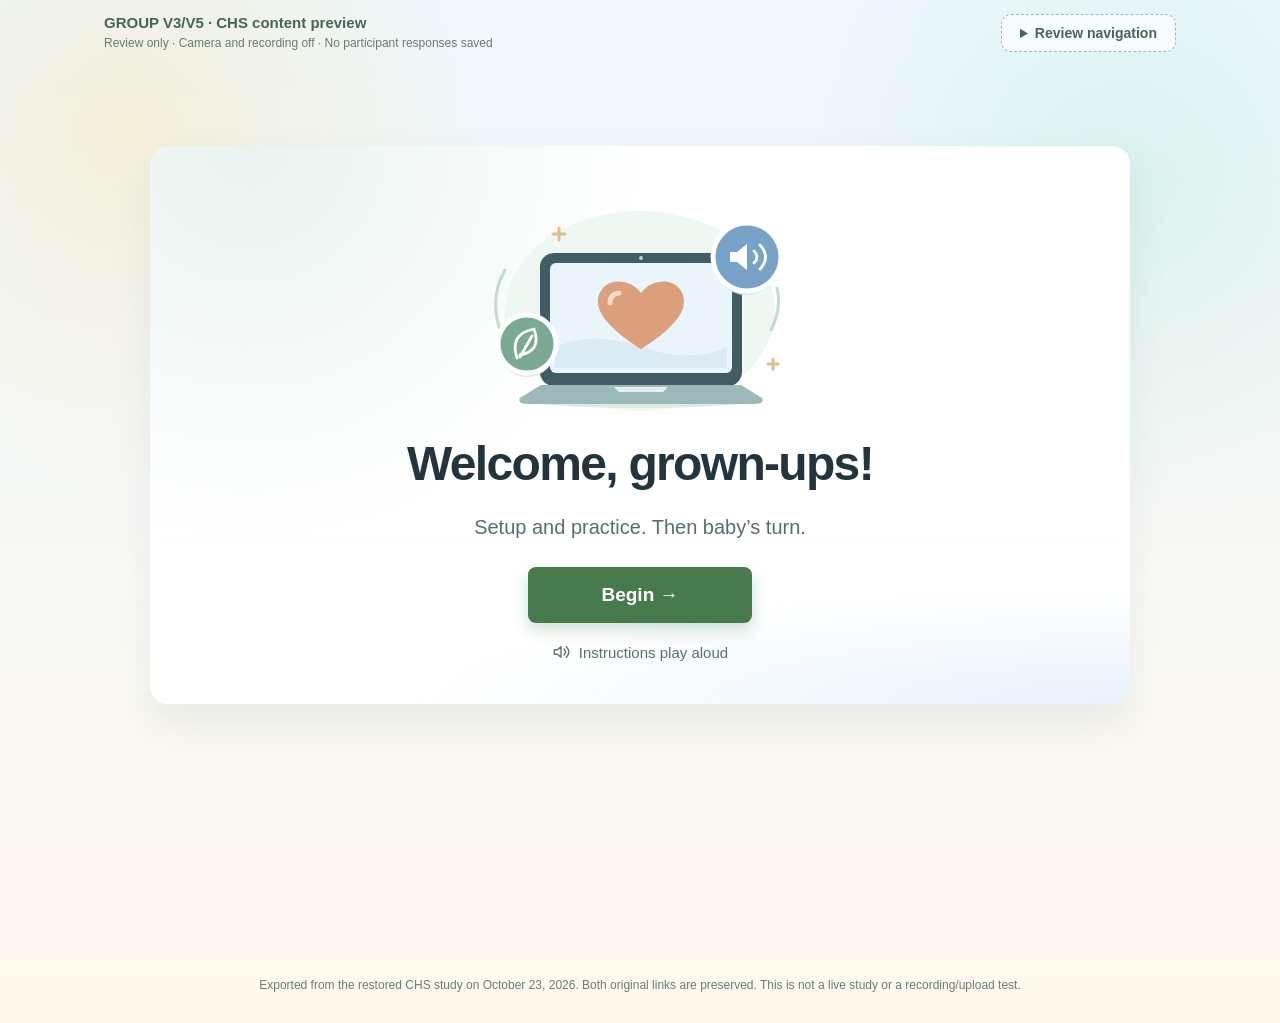
<file: index.html>
<!doctype html>
<html lang="en">
<head>
  <meta charset="utf-8">
  <meta name="viewport" content="width=device-width, initial-scale=1">
  <meta name="robots" content="noindex,nofollow">
  <meta name="description" content="Standalone, read-only preview of the GROUP V3/V5 CHS study. No camera, recording, consent submission or participant data collection.">
  <meta http-equiv="Content-Security-Policy" content="default-src 'self'; script-src 'self' 'unsafe-eval'; style-src 'self' 'unsafe-inline'; img-src 'self' data: https:; media-src 'self' https: blob:; connect-src 'none'; object-src 'none'; base-uri 'none'; form-action 'none'">
  <title>GROUP V3/V5 — CHS content preview</title>
  <link rel="stylesheet" href="preview.css">
  <script defer src="protocol.js"></script>
  <script defer src="app.js"></script>
</head>
<body>
  <header class="preview-bar">
    <div><strong>GROUP V3/V5 · CHS content preview</strong><small>Review only · Camera and recording off · No participant responses saved</small></div>
    <details class="preview-navigation"><summary>Review navigation</summary><div>
      <label>Review a page <select id="page-picker"></select></label>
      <label>Movie version <select id="version-picker"><option value="V3">V3 · three per group</option><option value="V5">V5 · five per group</option></select></label>
      <label>Counterbalance <select id="condition-picker"></select></label>
      <p>Navigation is for review. Skips do not mark parent practice passed. Movie settings are chosen for review, not participant assignment.</p>
      <a href="https://childrenhelpingscience.com/exp/studies/6286/" target="_blank" rel="noopener">Original CHS study</a>
      <a href="https://c-steele.github.io/group-lookit/?rev=guided-walkthrough-20261003" target="_blank" rel="noopener">Original reference template</a>
    </div></details>
  </header>
  <main id="experiment-player" aria-live="off"></main>
  <footer class="preview-footer">Exported from the restored CHS study on October 23, 2026. Both original links are preserved. This is not a live study or a recording/upload test.</footer>
  <noscript>This preview needs JavaScript. Camera access and study recording are never used.</noscript>
</body>
</html>
</file>
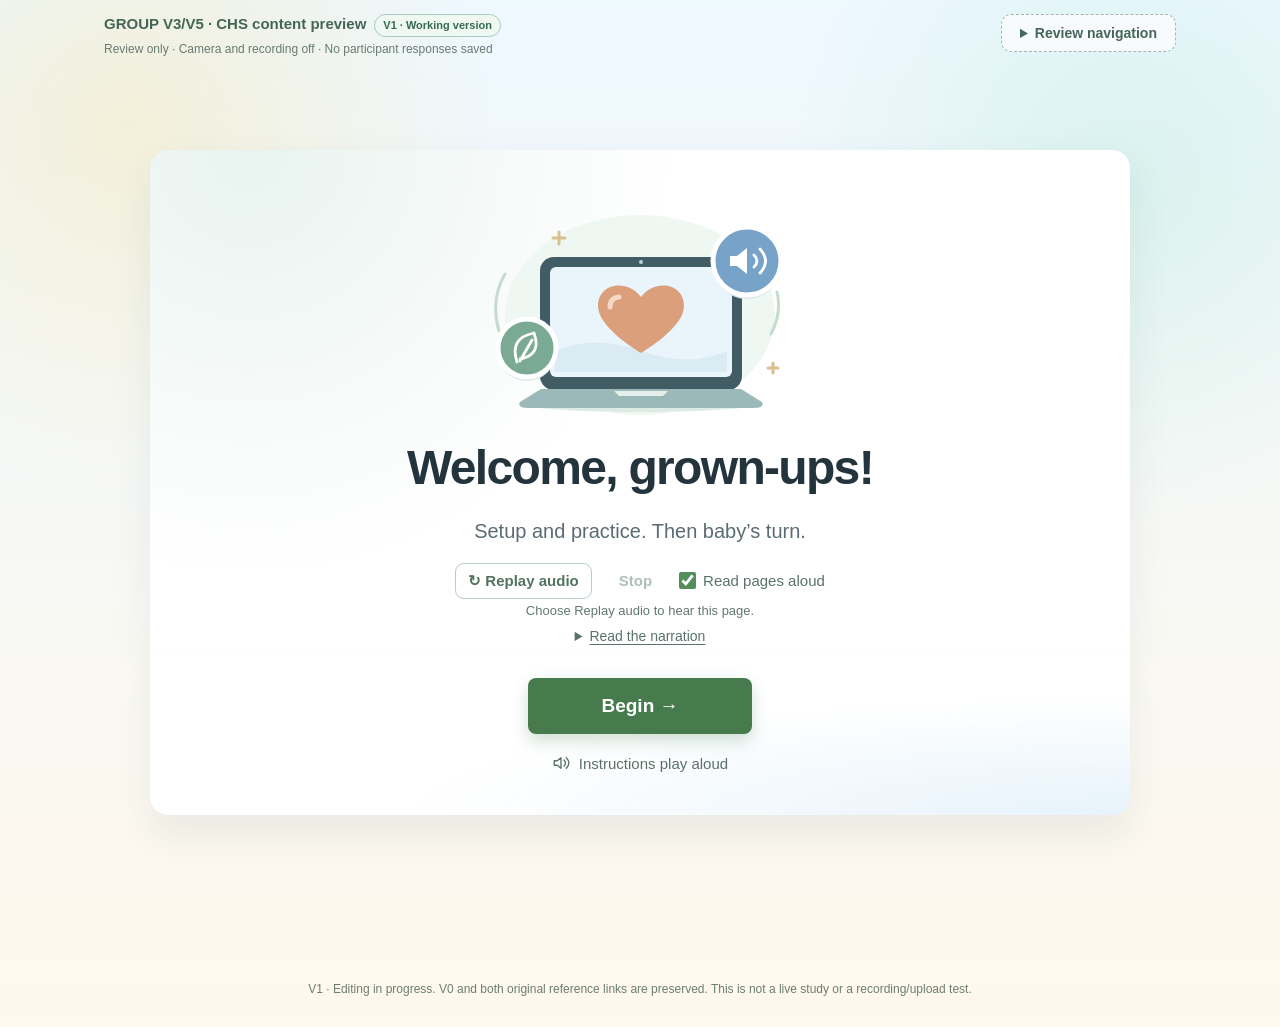
<file: versions/v1/index.html>
<!doctype html>
<html lang="en">
<head>
  <meta charset="utf-8">
  <meta name="viewport" content="width=device-width, initial-scale=1">
  <meta name="robots" content="noindex,nofollow">
  <meta name="description" content="Standalone, read-only preview of the GROUP V3/V5 CHS study. No camera, recording, consent submission or participant data collection.">
  <meta http-equiv="Content-Security-Policy" content="default-src 'self'; script-src 'self' 'unsafe-eval'; style-src 'self' 'unsafe-inline'; img-src 'self' data: https:; media-src 'self' https: blob:; connect-src 'none'; object-src 'none'; base-uri 'none'; form-action 'none'">
  <title>GROUP V3/V5 — V1 working preview</title>
  <link rel="stylesheet" href="preview.css">
  <link rel="stylesheet" href="welcome-v1.css?v=narration-20261027">
  <script defer src="protocol.js?v=narration-20261027"></script>
  <script defer src="app.js?v=narration-20261027"></script>
</head>
<body>
  <header class="preview-bar">
    <div><strong>GROUP V3/V5 · CHS content preview</strong><span class="version-badge">V1 · Working version</span><small>Review only · Camera and recording off · No participant responses saved</small></div>
    <details class="preview-navigation"><summary>Review navigation</summary><div>
      <label>Review a page <select id="page-picker"></select></label>
      <label>Movie version <select id="version-picker"><option value="V3">V3 · three per group</option><option value="V5">V5 · five per group</option></select></label>
      <label>Counterbalance <select id="condition-picker"></select></label>
      <p>Navigation is for review. Skips do not mark parent practice passed. Movie settings are chosen for review, not participant assignment.</p>
      <a href="../../" target="_blank" rel="noopener">Preserved V0</a>
      <a href="https://childrenhelpingscience.com/exp/studies/6286/" target="_blank" rel="noopener">Original CHS study</a>
      <a href="https://c-steele.github.io/group-lookit/?rev=guided-walkthrough-20261003" target="_blank" rel="noopener">Original reference template</a>
    </div></details>
  </header>
  <main id="experiment-player" aria-live="off"></main>
  <footer class="preview-footer">V1 · Editing in progress. V0 and both original reference links are preserved. This is not a live study or a recording/upload test.</footer>
  <noscript>This preview needs JavaScript. Camera access and study recording are never used.</noscript>
</body>
</html>
</file>
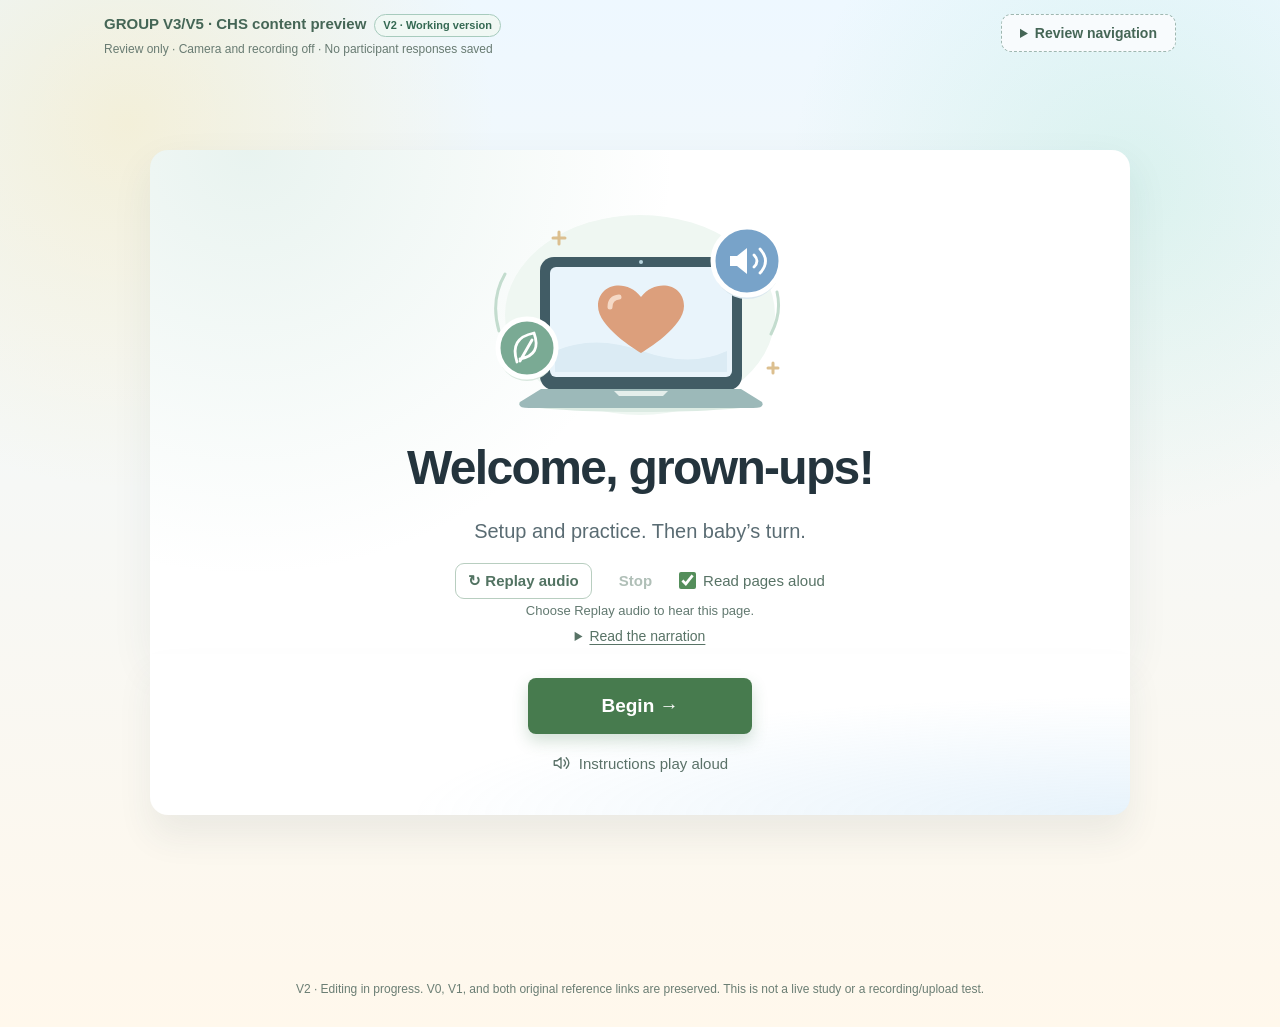
<file: versions/v2/index.html>
<!doctype html>
<html lang="en">
<head>
  <meta charset="utf-8">
  <meta name="viewport" content="width=device-width, initial-scale=1">
  <meta name="robots" content="noindex,nofollow">
  <meta name="description" content="Standalone, read-only preview of the GROUP V3/V5 CHS study. No camera, recording, consent submission or participant data collection.">
  <meta http-equiv="Content-Security-Policy" content="default-src 'self'; script-src 'self' 'unsafe-eval'; style-src 'self' 'unsafe-inline'; img-src 'self' data: https:; media-src 'self' https: blob:; connect-src 'none'; object-src 'none'; base-uri 'none'; form-action 'none'">
  <title>GROUP V3/V5 — V2 working preview</title>
  <link rel="stylesheet" href="preview.css">
  <link rel="stylesheet" href="welcome-v2.css?v=slower-reset-20261029">
  <script defer src="protocol.js?v=slower-reset-20261029"></script>
  <script defer src="app.js?v=slower-reset-20261029"></script>
</head>
<body>
  <header class="preview-bar">
    <div><strong>GROUP V3/V5 · CHS content preview</strong><span class="version-badge">V2 · Working version</span><small>Review only · Camera and recording off · No participant responses saved</small></div>
    <details class="preview-navigation"><summary>Review navigation</summary><div>
      <label>Review a page <select id="page-picker"></select></label>
      <label>Movie version <select id="version-picker"><option value="V3">V3 · three per group</option><option value="V5">V5 · five per group</option></select></label>
      <label>Counterbalance <select id="condition-picker"></select></label>
      <p>Navigation is for review. Skips do not mark parent practice passed. Movie settings are chosen for review, not participant assignment.</p>
      <a href="../v1/" target="_blank" rel="noopener">Preserved V1</a>
      <a href="../../" target="_blank" rel="noopener">Preserved V0</a>
      <a href="https://childrenhelpingscience.com/exp/studies/6286/" target="_blank" rel="noopener">Original CHS study</a>
      <a href="https://c-steele.github.io/group-lookit/?rev=guided-walkthrough-20261003" target="_blank" rel="noopener">Original reference template</a>
    </div></details>
  </header>
  <main id="experiment-player" aria-live="off"></main>
  <footer class="preview-footer">V2 · Editing in progress. V0, V1, and both original reference links are preserved. This is not a live study or a recording/upload test.</footer>
  <noscript>This preview needs JavaScript. Camera access and study recording are never used.</noscript>
</body>
</html>
</file>
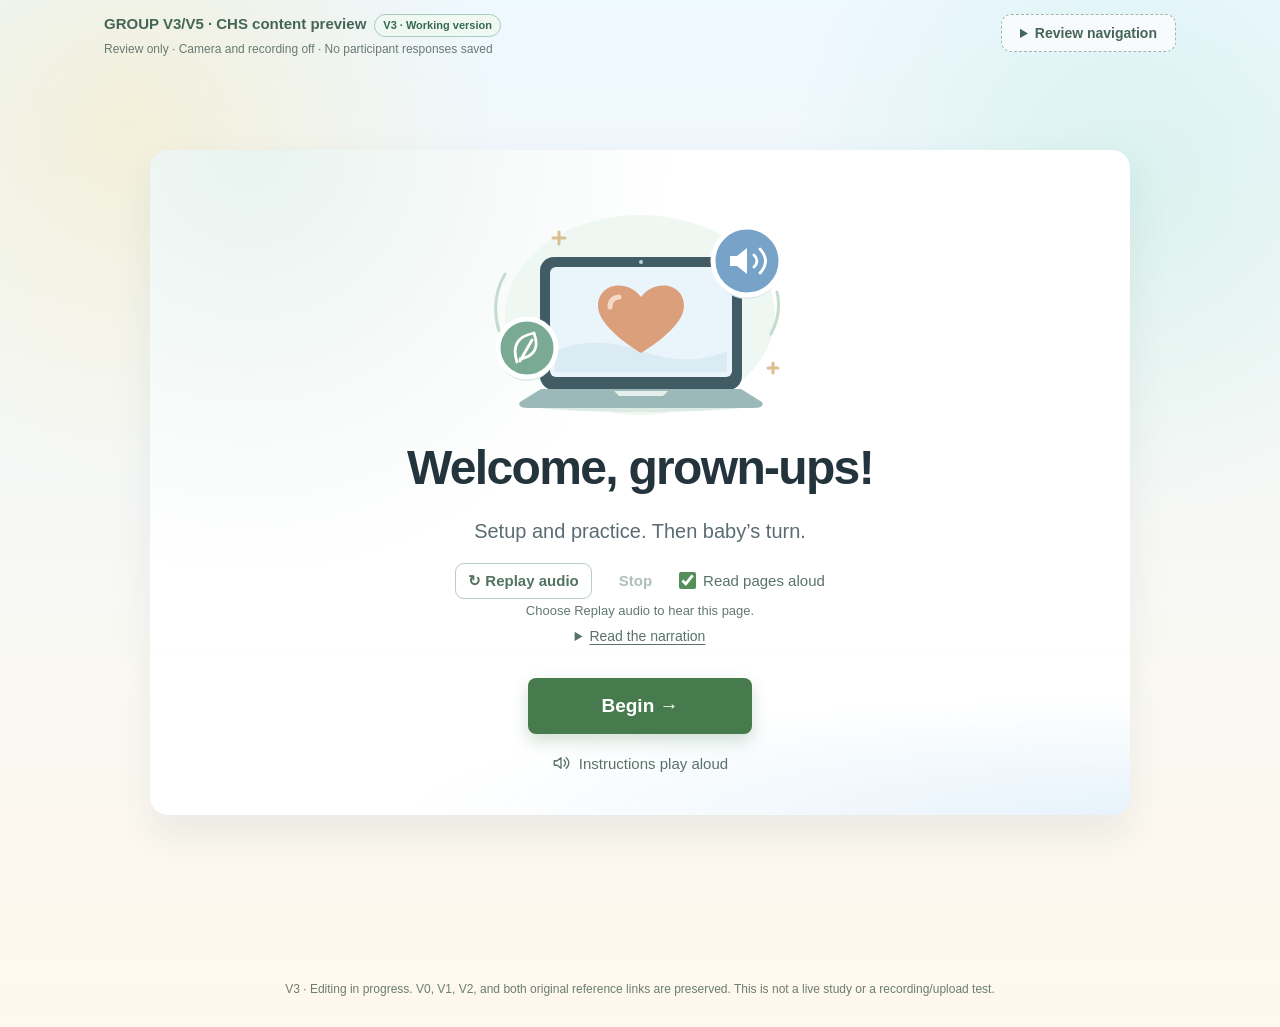
<file: versions/v3/index.html>
<!doctype html>
<html lang="en">
<head>
  <meta charset="utf-8">
  <meta name="viewport" content="width=device-width, initial-scale=1">
  <meta name="robots" content="noindex,nofollow">
  <meta name="description" content="Standalone, read-only preview of the GROUP V3/V5 CHS study. No camera, recording, consent submission or participant data collection.">
  <meta http-equiv="Content-Security-Policy" content="default-src 'self'; script-src 'self' 'unsafe-eval'; style-src 'self' 'unsafe-inline'; img-src 'self' data: https:; media-src 'self' https: blob:; connect-src 'none'; object-src 'none'; base-uri 'none'; form-action 'none'">
  <title>GROUP V3/V5 — V3 working preview</title>
  <link rel="stylesheet" href="preview.css">
  <link rel="stylesheet" href="welcome-v3.css?v=v3-practice-walkthrough-layout-20261103">
  <script defer src="protocol.js?v=v3-practice-walkthrough-layout-20261103"></script>
  <script defer src="app.js?v=v3-practice-20261103"></script>
</head>
<body>
  <header class="preview-bar">
    <div><strong>GROUP V3/V5 · CHS content preview</strong><span class="version-badge">V3 · Working version</span><small>Review only · Camera and recording off · No participant responses saved</small></div>
    <details class="preview-navigation"><summary>Review navigation</summary><div>
      <label>Review a page <select id="page-picker"></select></label>
      <label>Movie version <select id="version-picker"><option value="V3">V3 · three per group</option><option value="V5">V5 · five per group</option></select></label>
      <label>Counterbalance <select id="condition-picker"></select></label>
      <p>Navigation is for review. Skips do not mark parent practice passed. Movie settings are chosen for review, not participant assignment.</p>
      <a href="../v2/" target="_blank" rel="noopener">Preserved V2</a>
      <a href="../v1/" target="_blank" rel="noopener">Preserved V1</a>
      <a href="../../" target="_blank" rel="noopener">Preserved V0</a>
      <a href="https://childrenhelpingscience.com/exp/studies/6286/" target="_blank" rel="noopener">Original CHS study</a>
      <a href="https://c-steele.github.io/group-lookit/?rev=guided-walkthrough-20261003" target="_blank" rel="noopener">Original reference template</a>
    </div></details>
  </header>
  <main id="experiment-player" aria-live="off"></main>
  <footer class="preview-footer">V3 · Editing in progress. V0, V1, V2, and both original reference links are preserved. This is not a live study or a recording/upload test.</footer>
  <noscript>This preview needs JavaScript. Camera access and study recording are never used.</noscript>
</body>
</html>
</file>
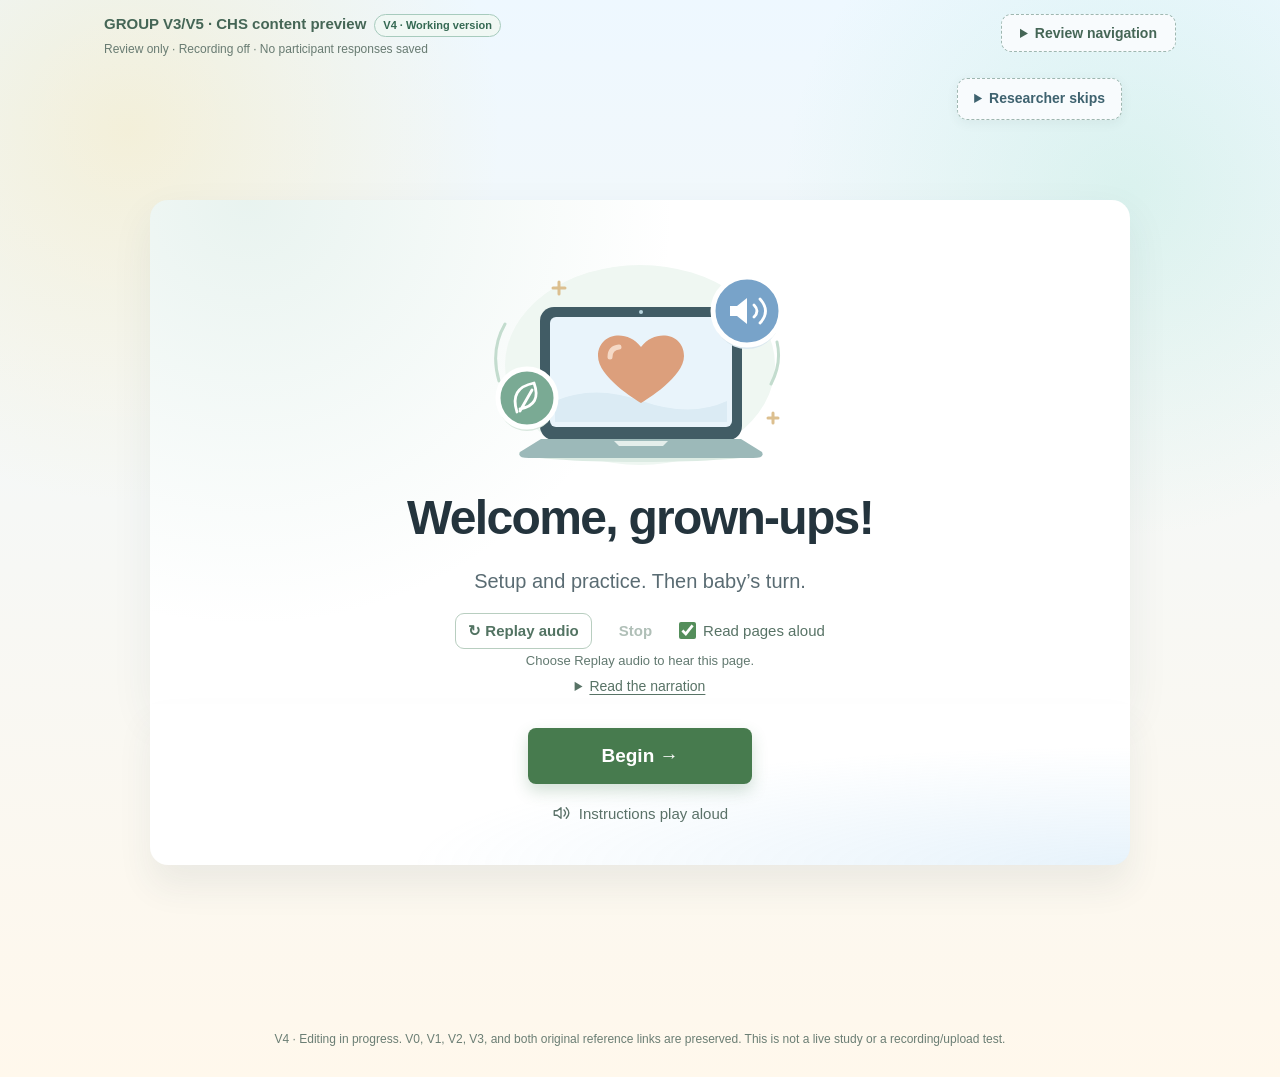
<file: versions/v4/index.html>
<!doctype html>
<html lang="en">
<head>
  <meta charset="utf-8">
  <meta name="viewport" content="width=device-width, initial-scale=1">
  <meta name="robots" content="noindex,nofollow">
  <meta name="description" content="Standalone, read-only preview of the GROUP V3/V5 CHS study. Optional local camera preview. No recording, consent submission or participant data collection.">
  <meta http-equiv="Content-Security-Policy" content="default-src 'self'; script-src 'self' 'unsafe-eval'; style-src 'self' 'unsafe-inline'; img-src 'self' data: https:; media-src 'self' https: blob:; connect-src 'none'; object-src 'none'; base-uri 'none'; form-action 'none'">
  <title>GROUP V3/V5 — V4 working preview</title>
  <link rel="stylesheet" href="preview.css">
  <link rel="stylesheet" href="welcome-v3.css?v=v4-universal-skips-20261105">
  <script defer src="protocol.js?v=v4-short-openings-20261106"></script>
  <script defer src="real-baby-practice.js?v=v4-real-feedback-20261104"></script>
  <script defer src="camera-preview.js?v=v4-local-camera-20261105"></script>
  <script defer src="app.js?v=v4-universal-skips-20261105"></script>
</head>
<body>
  <header class="preview-bar">
    <div><strong>GROUP V3/V5 · CHS content preview</strong><span class="version-badge">V4 · Working version</span><small>Review only · Recording off · No participant responses saved</small></div>
    <details class="preview-navigation"><summary>Review navigation</summary><div>
      <label>Review a page <select id="page-picker"></select></label>
      <label>Movie version <select id="version-picker"><option value="V3">V3 · three per group</option><option value="V5">V5 · five per group</option></select></label>
      <label>Counterbalance <select id="condition-picker"></select></label>
      <p>Navigation is for review. Skips do not mark parent practice passed. Movie settings are chosen for review, not participant assignment.</p>
      <a href="../v3/" target="_blank" rel="noopener">Preserved V3</a>
      <a href="../v2/" target="_blank" rel="noopener">Preserved V2</a>
      <a href="../v1/" target="_blank" rel="noopener">Preserved V1</a>
      <a href="../../" target="_blank" rel="noopener">Preserved V0</a>
      <a href="https://childrenhelpingscience.com/exp/studies/6286/" target="_blank" rel="noopener">Original CHS study</a>
      <a href="https://c-steele.github.io/group-lookit/?rev=guided-walkthrough-20261003" target="_blank" rel="noopener">Original reference template</a>
    </div></details>
  </header>
  <aside class="preview-researcher-bar" aria-label="Researcher preview tools"><details id="preview-researcher-skips" class="preview-researcher-skips"><summary>Researcher skips</summary><div><button type="button" id="researcher-skip-next">Skip this page →</button><label>Jump to page <select id="researcher-page-picker"></select></label><p>Preview only. Skips do not mark practice passed.</p></div></details></aside>
  <main id="experiment-player" aria-live="off"></main>
  <footer class="preview-footer">V4 · Editing in progress. V0, V1, V2, V3, and both original reference links are preserved. This is not a live study or a recording/upload test.</footer>
  <noscript>This preview needs JavaScript. Camera preview is optional; recording and uploads are disabled.</noscript>
</body>
</html>
</file>
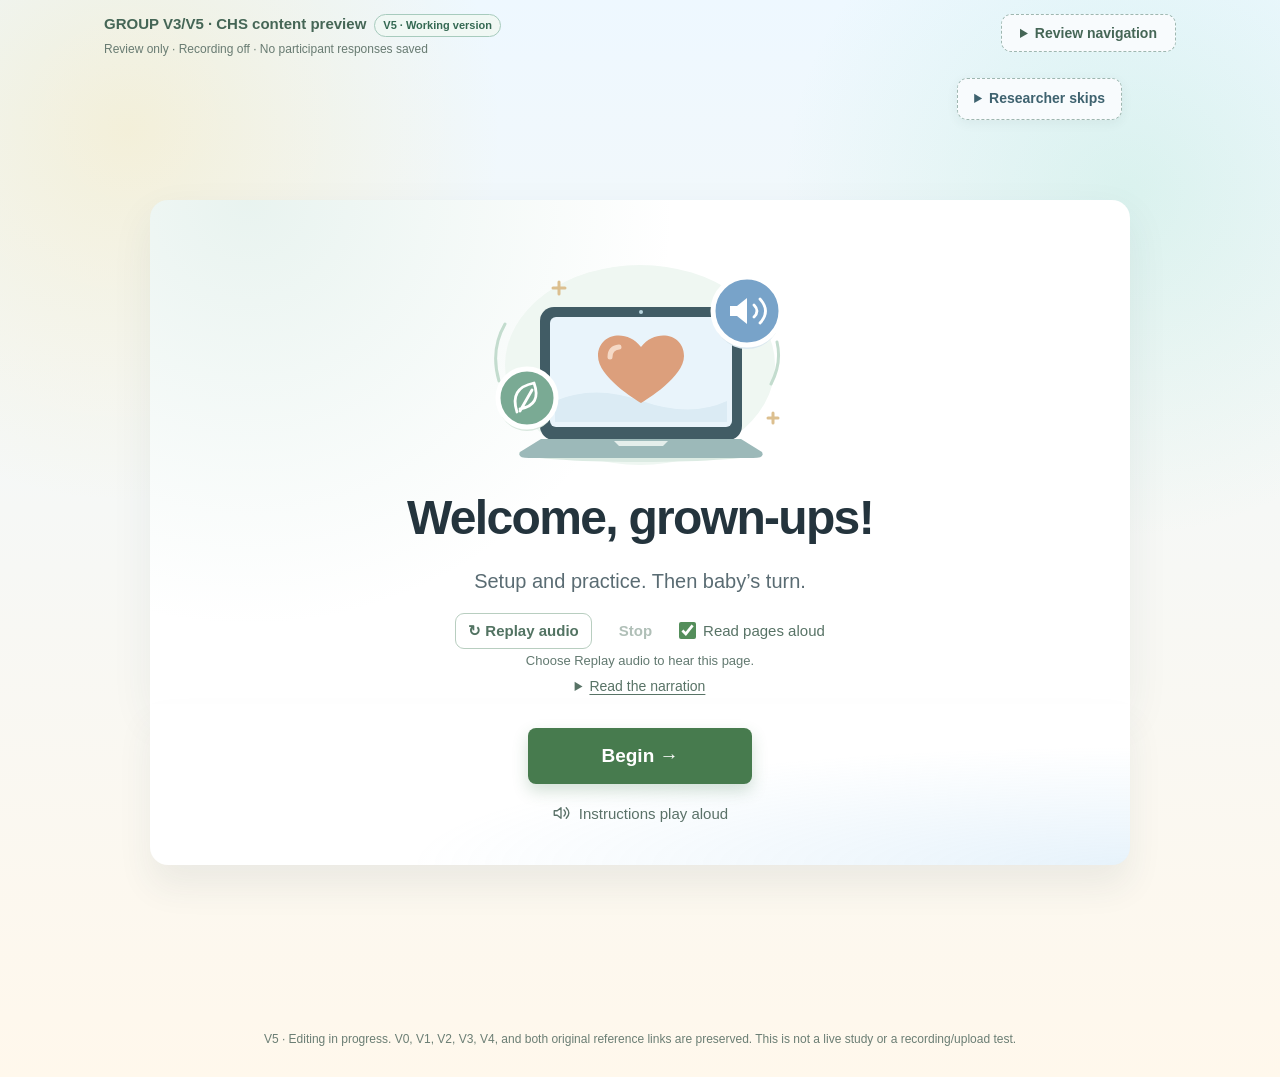
<file: versions/v5/index.html>
<!doctype html>
<html lang="en">
<head>
  <meta charset="utf-8">
  <meta name="viewport" content="width=device-width, initial-scale=1">
  <meta name="robots" content="noindex,nofollow">
  <meta name="description" content="Standalone, read-only preview of the GROUP V3/V5 CHS study. Optional local camera preview. No recording, consent submission or participant data collection.">
  <meta http-equiv="Content-Security-Policy" content="default-src 'self'; script-src 'self' 'unsafe-eval'; style-src 'self' 'unsafe-inline'; img-src 'self' data: https:; media-src 'self' https: blob:; connect-src 'none'; object-src 'none'; base-uri 'none'; form-action 'none'">
  <title>GROUP V3/V5 — V5 working preview</title>
  <link rel="stylesheet" href="preview.css">
  <link rel="stylesheet" href="welcome-v3.css?v=v5-real-instruction-box-20261106">
  <script defer src="protocol.js?v=v5-parent-setup-practice-box-20261106"></script>
  <script defer src="real-baby-practice.js?v=v5-real-instruction-box-20261106"></script>
  <script defer src="camera-preview.js?v=v4-local-camera-20261105"></script>
  <script defer src="app.js?v=v4-universal-skips-20261105"></script>
</head>
<body>
  <header class="preview-bar">
    <div><strong>GROUP V3/V5 · CHS content preview</strong><span class="version-badge">V5 · Working version</span><small>Review only · Recording off · No participant responses saved</small></div>
    <details class="preview-navigation"><summary>Review navigation</summary><div>
      <label>Review a page <select id="page-picker"></select></label>
      <label>Movie version <select id="version-picker"><option value="V3">V3 · three per group</option><option value="V5">V5 · five per group</option></select></label>
      <label>Counterbalance <select id="condition-picker"></select></label>
      <p>Navigation is for review. Skips do not mark parent practice passed. Movie settings are chosen for review, not participant assignment.</p>
      <a href="../v4/" target="_blank" rel="noopener">Preserved V4</a>
      <a href="../v3/" target="_blank" rel="noopener">Preserved V3</a>
      <a href="../v2/" target="_blank" rel="noopener">Preserved V2</a>
      <a href="../v1/" target="_blank" rel="noopener">Preserved V1</a>
      <a href="../../" target="_blank" rel="noopener">Preserved V0</a>
      <a href="https://childrenhelpingscience.com/exp/studies/6286/" target="_blank" rel="noopener">Original CHS study</a>
      <a href="https://c-steele.github.io/group-lookit/?rev=guided-walkthrough-20261003" target="_blank" rel="noopener">Original reference template</a>
    </div></details>
  </header>
  <aside class="preview-researcher-bar" aria-label="Researcher preview tools"><details id="preview-researcher-skips" class="preview-researcher-skips"><summary>Researcher skips</summary><div><button type="button" id="researcher-skip-next">Skip this page →</button><label>Jump to page <select id="researcher-page-picker"></select></label><p>Preview only. Skips do not mark practice passed.</p></div></details></aside>
  <main id="experiment-player" aria-live="off"></main>
  <footer class="preview-footer">V5 · Editing in progress. V0, V1, V2, V3, V4, and both original reference links are preserved. This is not a live study or a recording/upload test.</footer>
  <noscript>This preview needs JavaScript. Camera preview is optional; recording and uploads are disabled.</noscript>
</body>
</html>
</file>
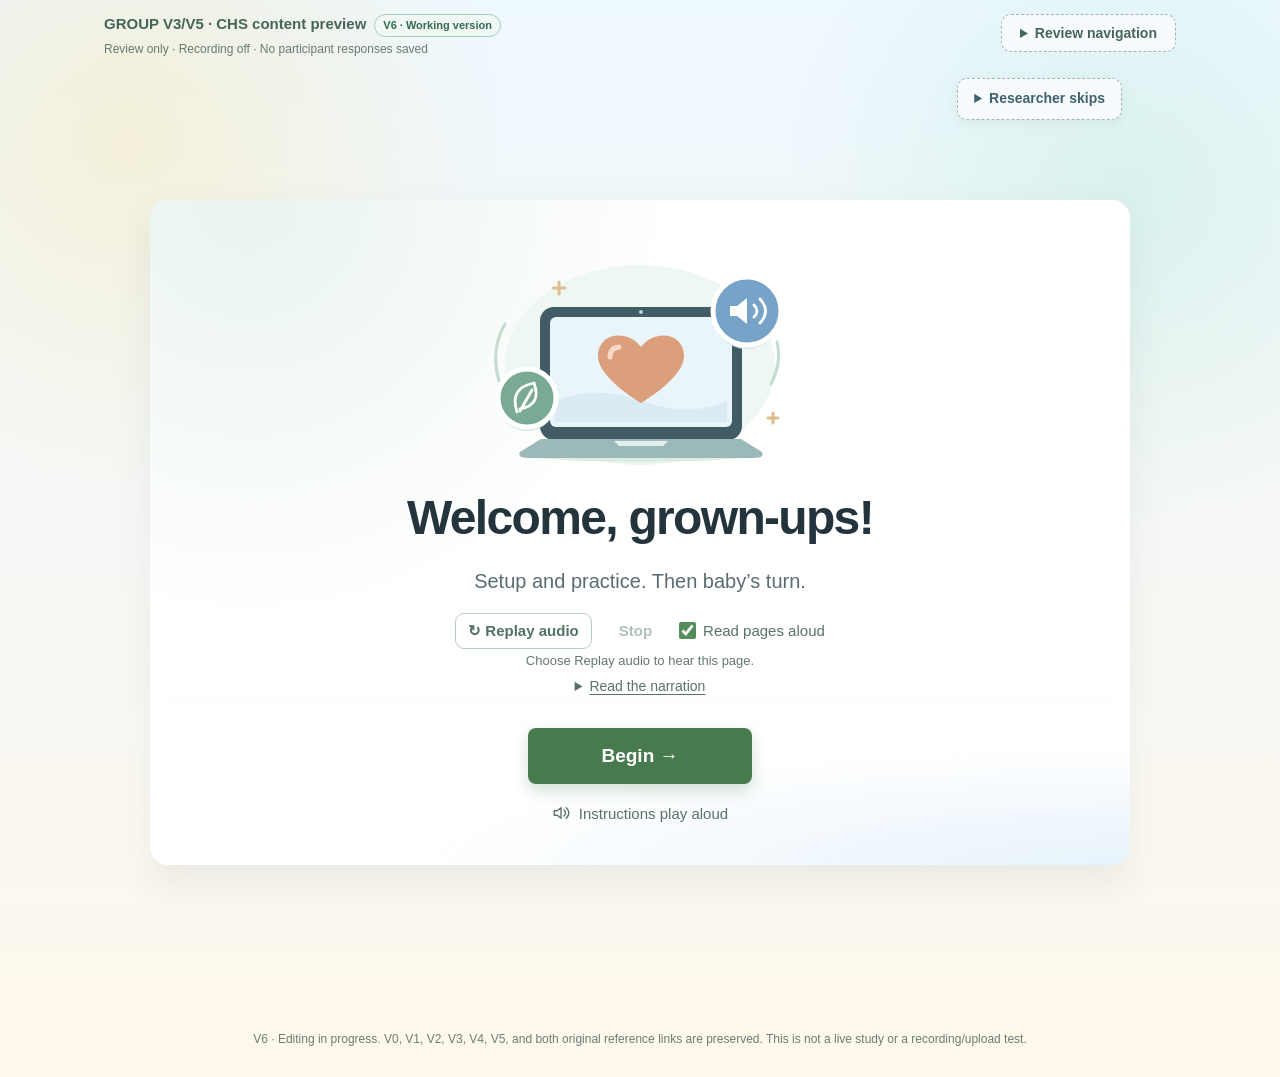
<file: versions/v6/index.html>
<!doctype html>
<html lang="en">
<head>
  <meta charset="utf-8">
  <meta name="viewport" content="width=device-width, initial-scale=1">
  <meta name="robots" content="noindex,nofollow">
  <meta name="description" content="Standalone, read-only preview of the GROUP V3/V5 CHS study. Optional local camera preview. No recording, consent submission or participant data collection.">
  <meta http-equiv="Content-Security-Policy" content="default-src 'self'; script-src 'self' 'unsafe-eval'; style-src 'self' 'unsafe-inline'; img-src 'self' data: https:; media-src 'self' https: blob:; connect-src 'none'; object-src 'none'; base-uri 'none'; form-action 'none'">
  <title>GROUP V3/V5 — V6 working preview</title>
  <link rel="stylesheet" href="preview.css">
  <link rel="stylesheet" href="welcome-v3.css?v=v6-centered-real-guide-20261106">
  <script defer src="protocol.js?v=v6-consent-after-camera-20261106"></script>
  <script defer src="real-baby-practice.js?v=v6-eye-guide-20261106"></script>
  <script defer src="camera-preview.js?v=v4-local-camera-20261105"></script>
  <script defer src="app.js?v=v6-consent-after-camera-20261106"></script>
</head>
<body>
  <header class="preview-bar">
    <div><strong>GROUP V3/V5 · CHS content preview</strong><span class="version-badge">V6 · Working version</span><small>Review only · Recording off · No participant responses saved</small></div>
    <details class="preview-navigation"><summary>Review navigation</summary><div>
      <label>Review a page <select id="page-picker"></select></label>
      <label>Movie version <select id="version-picker"><option value="V3">V3 · three per group</option><option value="V5">V5 · five per group</option></select></label>
      <label>Counterbalance <select id="condition-picker"></select></label>
      <p>Navigation is for review. Skips do not mark parent practice passed. Movie settings are chosen for review, not participant assignment.</p>
      <a href="../v5/" target="_blank" rel="noopener">Preserved V5</a>
      <a href="../v4/" target="_blank" rel="noopener">Preserved V4</a>
      <a href="../v3/" target="_blank" rel="noopener">Preserved V3</a>
      <a href="../v2/" target="_blank" rel="noopener">Preserved V2</a>
      <a href="../v1/" target="_blank" rel="noopener">Preserved V1</a>
      <a href="../../" target="_blank" rel="noopener">Preserved V0</a>
      <a href="https://childrenhelpingscience.com/exp/studies/6286/" target="_blank" rel="noopener">Original CHS study</a>
      <a href="https://c-steele.github.io/group-lookit/?rev=guided-walkthrough-20261003" target="_blank" rel="noopener">Original reference template</a>
    </div></details>
  </header>
  <aside class="preview-researcher-bar" aria-label="Researcher preview tools"><details id="preview-researcher-skips" class="preview-researcher-skips"><summary>Researcher skips</summary><div><button type="button" id="researcher-skip-next">Skip this page →</button><label>Jump to page <select id="researcher-page-picker"></select></label><p>Preview only. Skips do not mark practice passed.</p></div></details></aside>
  <main id="experiment-player" aria-live="off"></main>
  <footer class="preview-footer">V6 · Editing in progress. V0, V1, V2, V3, V4, V5, and both original reference links are preserved. This is not a live study or a recording/upload test.</footer>
  <noscript>This preview needs JavaScript. Camera preview is optional; recording and uploads are disabled.</noscript>
</body>
</html>
</file>
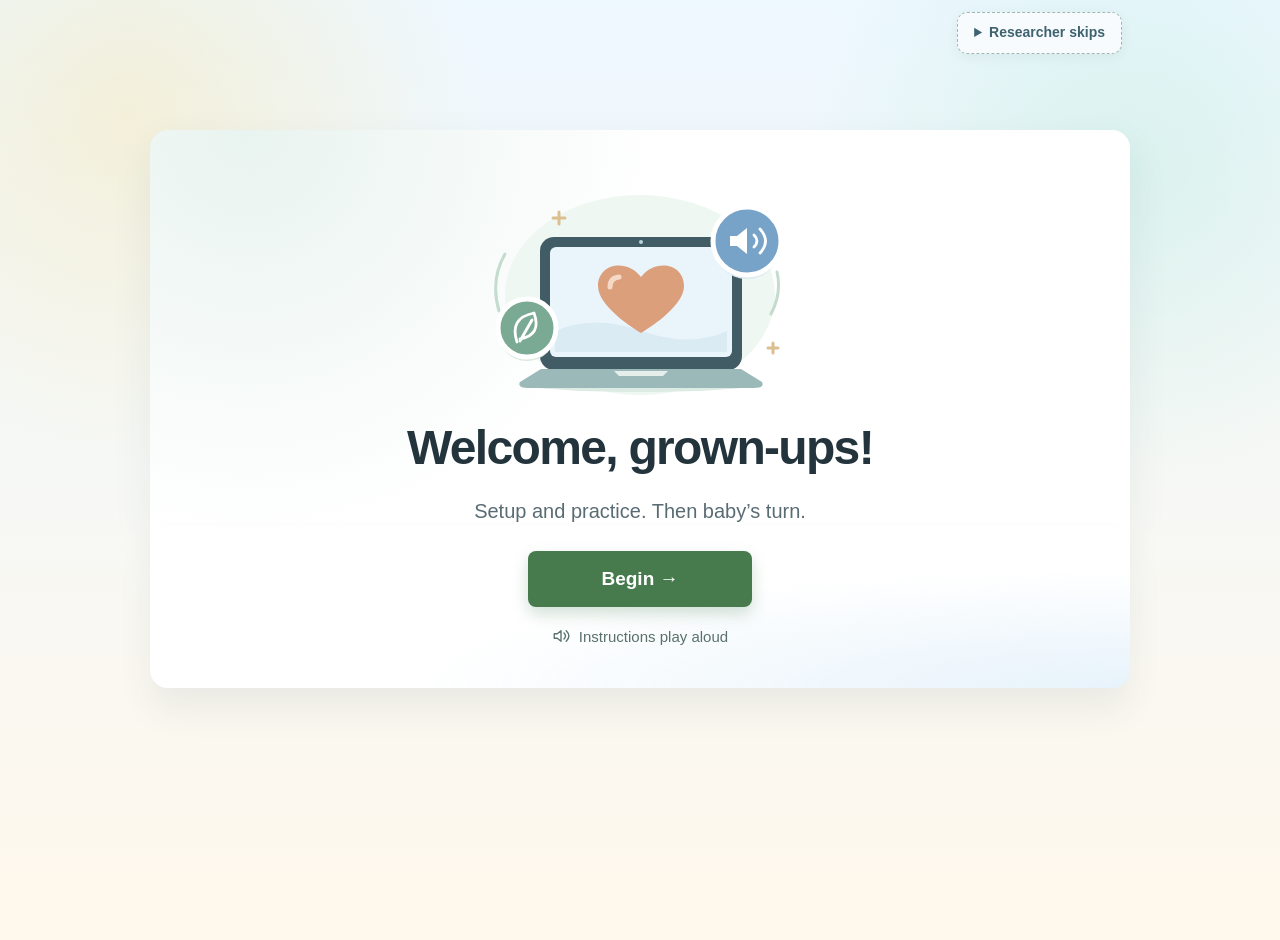
<file: versions/v7/index.html>
<!doctype html>
<html lang="en">
<head>
  <meta charset="utf-8">
  <meta name="viewport" content="width=device-width, initial-scale=1">
  <meta name="robots" content="noindex,nofollow">
  <meta name="description" content="Standalone, read-only preview of the GROUP V3/V5 CHS study. Optional local camera preview. No recording, consent submission or participant data collection.">
  <meta http-equiv="Content-Security-Policy" content="default-src 'self'; script-src 'self' 'unsafe-eval'; style-src 'self' 'unsafe-inline'; img-src 'self' data: https:; media-src 'self' https: blob:; connect-src 'none'; object-src 'none'; base-uri 'none'; form-action 'none'">
  <title>GROUP V3/V5 — V7 working preview</title>
  <link rel="stylesheet" href="preview.css">
  <link rel="stylesheet" href="welcome-v3.css?v=v7-balanced-practice-20261111">
  <script defer src="protocol.js?v=v7-parent-polish-20261111"></script>
  <script defer src="practice-counter.js?v=v7-timed-counters-20261111"></script>
  <script defer src="real-baby-practice.js?v=v7-timed-counters-20261111"></script>
  <script defer src="camera-preview.js?v=v4-local-camera-20261105"></script>
  <script defer src="app.js?v=v7-parent-polish-20261111"></script>
</head>
<body>
  <header class="preview-bar">
    <div><strong>GROUP V3/V5 · CHS content preview</strong><span class="version-badge">V7 · Working version</span><small>Review only · Recording off · No participant responses saved</small></div>
    <details class="preview-navigation"><summary>Review navigation</summary><div>
      <label>Review a page <select id="page-picker"></select></label>
      <label>Movie version <select id="version-picker"><option value="V3">V3 · three per group</option><option value="V5">V5 · five per group</option></select></label>
      <label>Counterbalance <select id="condition-picker"></select></label>
      <p>Navigation is for review. Skips do not mark parent practice passed. Movie settings are chosen for review, not participant assignment.</p>
      <a href="../v6/" target="_blank" rel="noopener">Preserved V6</a>
      <a href="../v5/" target="_blank" rel="noopener">Preserved V5</a>
      <a href="../v4/" target="_blank" rel="noopener">Preserved V4</a>
      <a href="../v3/" target="_blank" rel="noopener">Preserved V3</a>
      <a href="../v2/" target="_blank" rel="noopener">Preserved V2</a>
      <a href="../v1/" target="_blank" rel="noopener">Preserved V1</a>
      <a href="../../" target="_blank" rel="noopener">Preserved V0</a>
      <a href="https://childrenhelpingscience.com/exp/studies/6286/" target="_blank" rel="noopener">Original CHS study</a>
      <a href="https://c-steele.github.io/group-lookit/?rev=guided-walkthrough-20261003" target="_blank" rel="noopener">Original reference template</a>
    </div></details>
  </header>
  <aside class="preview-researcher-bar" aria-label="Researcher preview tools"><details id="preview-researcher-skips" class="preview-researcher-skips"><summary>Researcher skips</summary><div><button type="button" id="researcher-skip-next">Skip this page →</button><label>Jump to page <select id="researcher-page-picker"></select></label><p>Preview only. Skips do not mark practice passed.</p></div></details></aside>
  <main id="experiment-player" aria-live="off"></main>
  <footer class="preview-footer">V7 · Editing in progress. V0, V1, V2, V3, V4, V5, V6, and both original reference links are preserved. This is not a live study or a recording/upload test.</footer>
  <noscript>This preview needs JavaScript. Camera preview is optional; recording and uploads are disabled.</noscript>
</body>
</html>
</file>
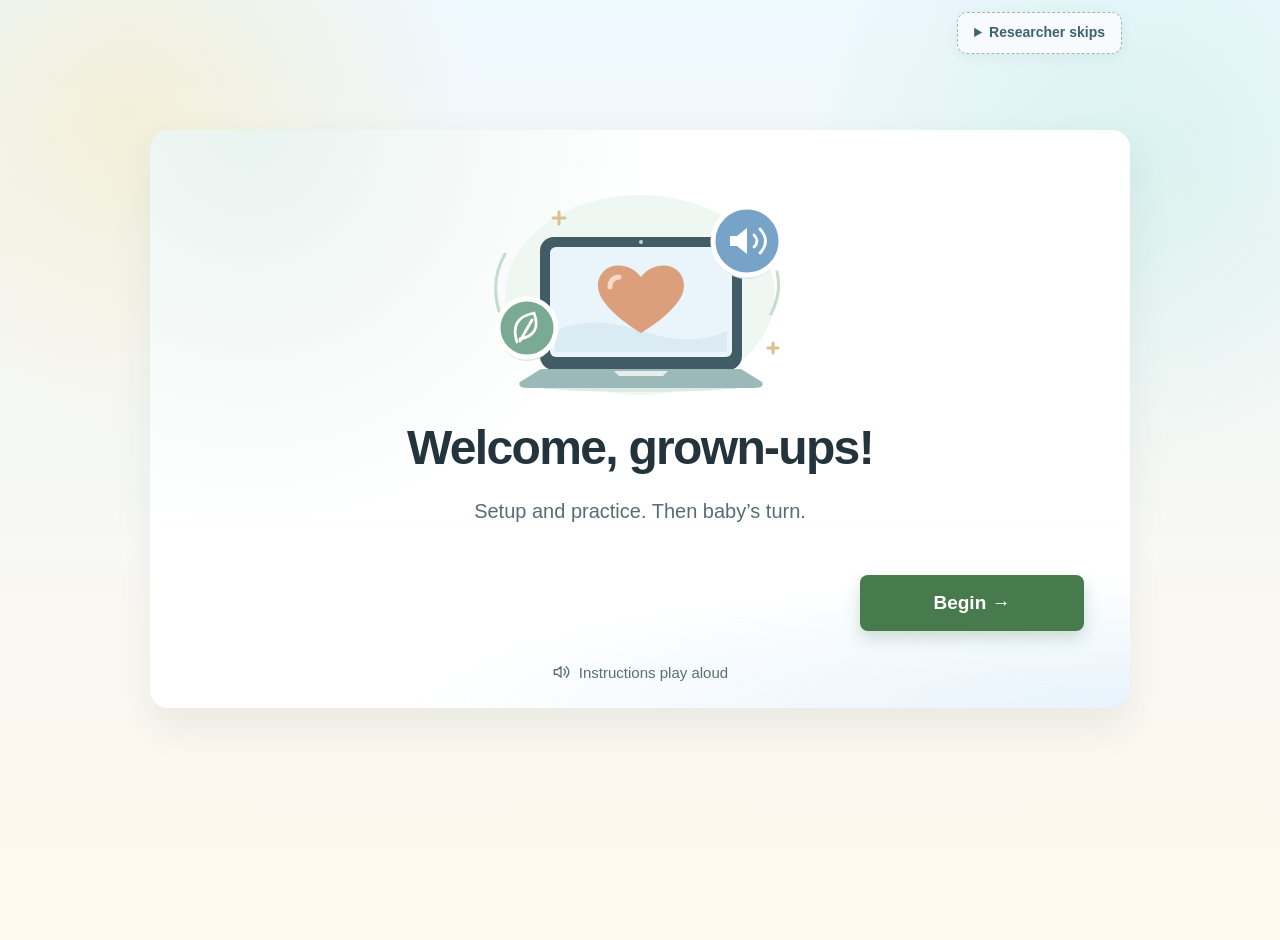
<file: versions/v8/index.html>
<!doctype html>
<html lang="en">
<head>
  <meta charset="utf-8">
  <meta name="viewport" content="width=device-width, initial-scale=1">
  <meta name="robots" content="noindex,nofollow">
  <meta name="description" content="Standalone, read-only preview of the GROUP V3/V5 CHS study. Optional local camera preview. No recording, consent submission or participant data collection.">
  <meta http-equiv="Content-Security-Policy" content="default-src 'self'; script-src 'self' 'unsafe-eval'; style-src 'self' 'unsafe-inline'; img-src 'self' data: https:; media-src 'self' https: blob:; connect-src 'none'; object-src 'none'; base-uri 'none'; form-action 'none'">
  <title>GROUP V3/V5 — V8 working preview</title>
  <link rel="stylesheet" href="preview.css">
  <link rel="stylesheet" href="welcome-v3.css?v=v8-borderless-practice-fit-20261116">
  <script defer src="protocol.js?v=v8-clean-card-alignment-20261113"></script>
  <script defer src="practice-counter.js?v=v8-timed-counters-20261111"></script>
  <script defer src="real-baby-practice.js?v=v8-compact-practice-20261113"></script>
  <script defer src="camera-preview.js?v=v8-short-camera-tips-20261113"></script>
  <script defer src="app.js?v=v8-start-and-pause-20261113"></script>
</head>
<body>
  <header class="preview-bar">
    <div><strong>GROUP V3/V5 · CHS content preview</strong><span class="version-badge">V8 · Working version</span><small>Review only · Recording off · No participant responses saved</small></div>
    <details class="preview-navigation"><summary>Review navigation</summary><div>
      <label>Review a page <select id="page-picker"></select></label>
      <label>Movie version <select id="version-picker"><option value="V3">V3 · three per group</option><option value="V5">V5 · five per group</option></select></label>
      <label>Counterbalance <select id="condition-picker"></select></label>
      <p>Navigation is for review. Skips do not mark parent practice passed. Movie settings are chosen for review, not participant assignment.</p>
      <a href="../v7/" target="_blank" rel="noopener">Preserved V7</a>
      <a href="../v6/" target="_blank" rel="noopener">Preserved V6</a>
      <a href="../v5/" target="_blank" rel="noopener">Preserved V5</a>
      <a href="../v4/" target="_blank" rel="noopener">Preserved V4</a>
      <a href="../v3/" target="_blank" rel="noopener">Preserved V3</a>
      <a href="../v2/" target="_blank" rel="noopener">Preserved V2</a>
      <a href="../v1/" target="_blank" rel="noopener">Preserved V1</a>
      <a href="../../" target="_blank" rel="noopener">Preserved V0</a>
      <a href="https://childrenhelpingscience.com/exp/studies/6286/" target="_blank" rel="noopener">Original CHS study</a>
      <a href="https://c-steele.github.io/group-lookit/?rev=guided-walkthrough-20261003" target="_blank" rel="noopener">Original reference template</a>
    </div></details>
  </header>
  <aside class="preview-researcher-bar" aria-label="Researcher preview tools"><details id="preview-researcher-skips" class="preview-researcher-skips"><summary>Researcher skips</summary><div><button type="button" id="researcher-skip-next">Skip this page →</button><label>Jump to page <select id="researcher-page-picker"></select></label><p>Preview only. Skips do not mark practice passed.</p></div></details></aside>
  <main id="experiment-player" aria-live="off"></main>
  <footer class="preview-footer">V8 · Editing in progress. V0, V1, V2, V3, V4, V5, V6, and both original reference links are preserved. This is not a live study or a recording/upload test.</footer>
  <noscript>This preview needs JavaScript. Camera preview is optional; recording and uploads are disabled.</noscript>
</body>
</html>
</file>
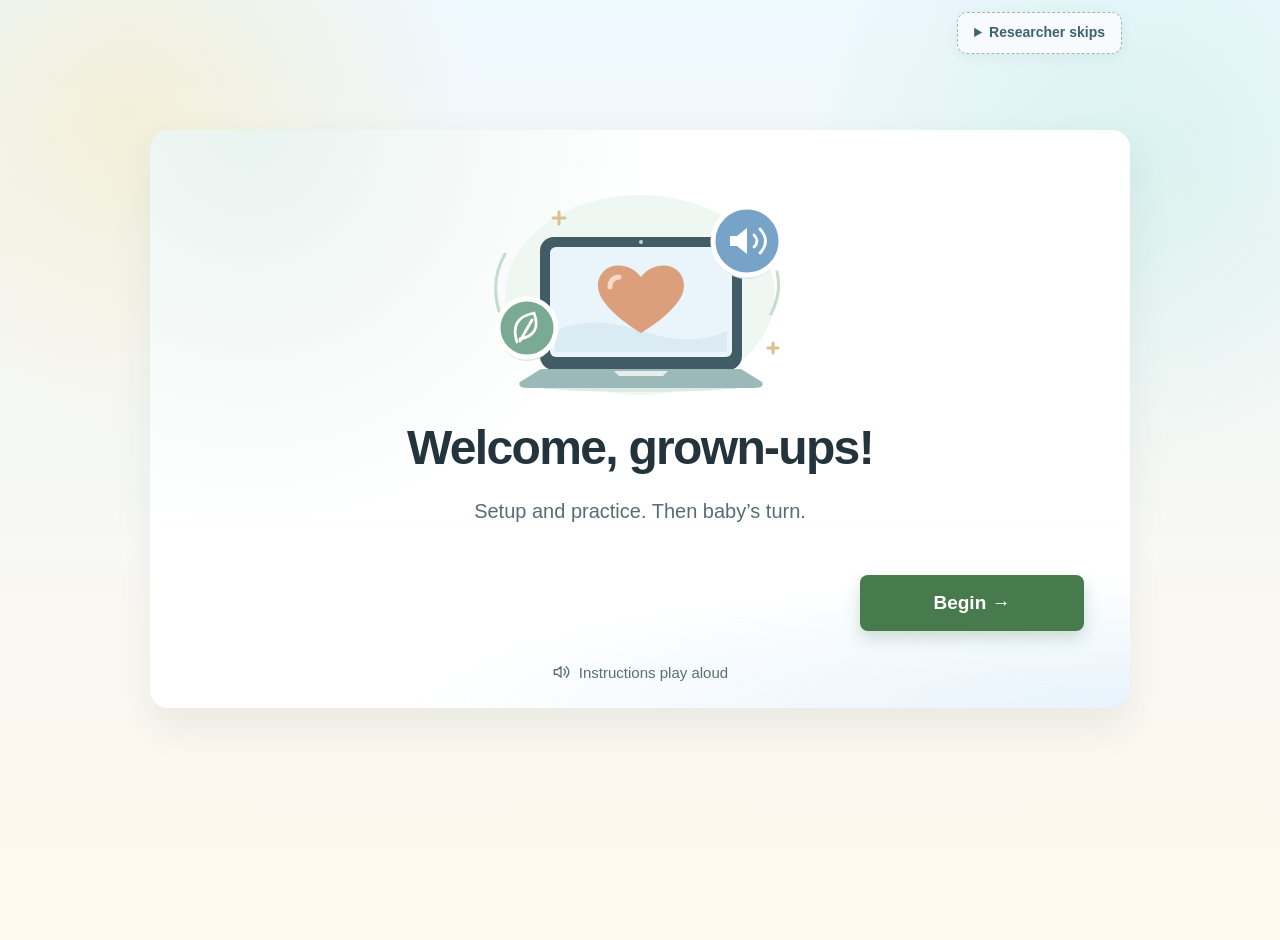
<file: versions/v9/index.html>
<!doctype html>
<html lang="en">
<head>
  <meta charset="utf-8">
  <meta name="viewport" content="width=device-width, initial-scale=1">
  <meta name="robots" content="noindex,nofollow">
  <meta name="description" content="Standalone, read-only preview of the GROUP V3/V5 CHS study. Optional local camera preview. No recording, consent submission or participant data collection.">
  <meta http-equiv="Content-Security-Policy" content="default-src 'self'; script-src 'self' 'unsafe-eval'; style-src 'self' 'unsafe-inline'; img-src 'self' data: https:; media-src 'self' https: blob:; connect-src 'none'; object-src 'none'; base-uri 'none'; form-action 'none'">
  <title>GROUP V3/V5 — V9 working preview</title>
  <link rel="stylesheet" href="preview.css">
  <link rel="stylesheet" href="welcome-v3.css?v=v9-borderless-practice-fit-20261116">
  <script defer src="protocol.js?v=v9-clean-card-alignment-20261113"></script>
  <script defer src="practice-counter.js?v=v9-timed-counters-20261111"></script>
  <script defer src="real-baby-practice.js?v=v9-compact-practice-20261113"></script>
  <script defer src="camera-preview.js?v=v9-short-camera-tips-20261113"></script>
  <script defer src="app.js?v=v9-start-and-pause-20261113"></script>
</head>
<body>
  <header class="preview-bar">
    <div><strong>GROUP V3/V5 · CHS content preview</strong><span class="version-badge">V9 · Working version</span><small>Review only · Recording off · No participant responses saved</small></div>
    <details class="preview-navigation"><summary>Review navigation</summary><div>
      <label>Review a page <select id="page-picker"></select></label>
      <label>Movie version <select id="version-picker"><option value="V3">V3 · three per group</option><option value="V5">V5 · five per group</option></select></label>
      <label>Counterbalance <select id="condition-picker"></select></label>
      <p>Navigation is for review. Skips do not mark parent practice passed. Movie settings are chosen for review, not participant assignment.</p>
      <a href="../v8/" target="_blank" rel="noopener">Preserved V8</a>
      <a href="../v7/" target="_blank" rel="noopener">Preserved V7</a>
      <a href="../v6/" target="_blank" rel="noopener">Preserved V6</a>
      <a href="../v5/" target="_blank" rel="noopener">Preserved V5</a>
      <a href="../v4/" target="_blank" rel="noopener">Preserved V4</a>
      <a href="../v3/" target="_blank" rel="noopener">Preserved V3</a>
      <a href="../v2/" target="_blank" rel="noopener">Preserved V2</a>
      <a href="../v1/" target="_blank" rel="noopener">Preserved V1</a>
      <a href="../../" target="_blank" rel="noopener">Preserved V0</a>
      <a href="https://childrenhelpingscience.com/exp/studies/6286/" target="_blank" rel="noopener">Original CHS study</a>
      <a href="https://c-steele.github.io/group-lookit/?rev=guided-walkthrough-20261003" target="_blank" rel="noopener">Original reference template</a>
    </div></details>
  </header>
  <aside class="preview-researcher-bar" aria-label="Researcher preview tools"><details id="preview-researcher-skips" class="preview-researcher-skips"><summary>Researcher skips</summary><div><button type="button" id="researcher-skip-next">Skip this page →</button><label>Jump to page <select id="researcher-page-picker"></select></label><p>Preview only. Skips do not mark practice passed.</p></div></details></aside>
  <main id="experiment-player" aria-live="off"></main>
  <footer class="preview-footer">V9 · Editing in progress. V0, V1, V2, V3, V4, V5, V6, and both original reference links are preserved. This is not a live study or a recording/upload test.</footer>
  <noscript>This preview needs JavaScript. Camera preview is optional; recording and uploads are disabled.</noscript>
</body>
</html>
</file>
<file: preview.css>
*{box-sizing:border-box}body{margin:0;background:#edf4ef;color:#293e46;font-family:'Avenir Next',Avenir,'Segoe UI',Arial,sans-serif}.preview-bar{position:relative;z-index:4;max-width:1120px;margin:auto;padding:14px 24px;display:flex;align-items:flex-start;justify-content:space-between;gap:20px;font-size:14px;color:#456656}.preview-bar strong{font-size:15px}.preview-bar small{display:block;font-size:12px;margin-top:5px;color:#687b72}.preview-navigation{max-width:430px;min-width:175px}.preview-navigation>summary{cursor:pointer;padding:10px 14px;background:#f8fbfd;border:1px dashed #9eb7b0;border-radius:10px;text-align:center;font-weight:700;list-style-position:inside}.preview-navigation>div{margin-top:10px;padding:16px;background:#fff;border:1px solid #c8dcd1;border-radius:12px;box-shadow:0 10px 24px #293e461c}.preview-navigation label{display:grid;gap:6px;margin-bottom:12px;font-size:13px;font-weight:600}.preview-navigation select{width:100%;padding:9px;border:1px solid #adbfaf;border-radius:7px;background:white;color:#294a3c}.preview-navigation p{font-size:12px;line-height:1.5}.preview-navigation a{display:block;font-size:12px;color:#316c54;margin-top:9px}.preview-footer{text-align:center;font-size:12px;color:#6b7e74;padding:20px 22px 28px;max-width:1000px;margin:auto;line-height:1.6}#experiment-player{min-height:75vh;padding:20px 24px 32px;background:transparent}.row:after{content:'';display:table;clear:both}.exp-lookit-instructions{max-width:980px;margin:auto;background:#fff;padding:30px 36px;color:#293e46}.exp-lookit-instructions:first-child{border-radius:20px 20px 0 0}.exp-lookit-instructions:last-child{border-radius:0 0 20px 20px}.exp-text{width:100%}.exp-lookit-instructions:last-child>.exp-text{display:flow-root}.btn,button{font:inherit;cursor:pointer}.btn{border:0;border-radius:8px;min-height:48px;padding:12px 20px;font-weight:700}.btn-success{background:#477b4e;color:#fff}.btn-default{background:transparent;color:#527362}.pull-right{float:right}.pull-left{float:left}button:disabled{opacity:.5;cursor:not-allowed}button:focus-visible,summary:focus-visible,select:focus-visible,a:focus-visible{outline:3px solid #456da9;outline-offset:4px}[hidden]{display:none!important}.media-wrapper{max-width:720px;margin:18px auto;text-align:center}.media-wrapper video{width:100%;max-height:480px;background:#20363e}.media-wrapper audio{width:100%;max-width:500px}.reference-card{width:min(980px,100%);padding:34px;margin:auto;background:#fff;border:1px solid #dce9e2;border-radius:20px;box-shadow:0 16px 42px #2a3e4e10}.reference-card h1{font-size:34px;line-height:1.15;color:#24343d}.reference-card h2{font-size:21px;margin-top:24px}.reference-card p{font-size:18px;line-height:1.6}.preview-only{padding:14px 18px;border:2px solid #b9d9cb;background:#f0f8f4;border-radius:12px;color:#355f50;margin:18px 0}.preview-only strong{display:block}.reference-actions{display:flex;justify-content:space-between;gap:20px;margin-top:25px;padding-top:20px;border-top:1px solid #e0e8e2}.camera-placeholder{aspect-ratio:4/3;display:grid;place-items:center;background:#203b45;color:white;border-radius:14px;max-width:600px;margin:20px auto;text-align:center;padding:24px}.movie-card{width:min(980px,100%);margin:auto;padding:24px;background:white;border-radius:20px;box-shadow:0 16px 42px #2a3e4e10}.movie-card h1{font-size:24px;margin:0 0 7px}.movie-meta{font-size:13px;color:#587366;margin:0 0 16px}.movie-stage{position:relative;background:#000;aspect-ratio:4/3;max-width:880px;margin:auto}.movie-stage video{display:block;width:100%;height:100%;object-fit:contain}.movie-overlay{position:absolute;inset:0;display:grid;place-items:center;background:#123127ed;color:white;padding:25px;text-align:center}.movie-overlay button{margin:8px;background:white;color:#294c3c;border:0;padding:13px 20px;border-radius:8px;font-weight:700}.movie-status{font-size:17px;color:#456656;margin:18px 0 0}.movie-source{font-size:12px;color:#688075;overflow-wrap:anywhere;margin:12px 0}.movie-actions{display:flex;gap:12px;flex-wrap:wrap;margin-top:20px}.movie-actions button{border:1px solid #c2d6c8;background:#eff7f1;color:#35624b;border-radius:8px;padding:10px 16px;min-height:44px}.movie-hint{font-size:14px;line-height:1.5;color:#688075}.preview-code{font-size:12px;overflow-wrap:anywhere}.reference-card .gi-heading{text-align:center}.reference-card ul{line-height:1.7}.reference-card a{color:#316c54}.reference-empty{padding:12px 18px;background:#eff7f3;border-radius:12px}.preview-error{white-space:pre-wrap;color:#8a413a;font-size:15px}.exp-text h1{font-size:36px}.preview-no-success{color:#8b633f}.reference-card .debrief{border:2px solid #9fc5b7;background:#eff9f5;padding:22px;border-radius:12px}.reference-card .heart{display:grid;place-items:center;width:64px;height:64px;margin:auto;background:#70aa91;border-radius:50%;color:white;font-size:38px}@media(max-width:720px){.preview-bar{padding:12px 16px;gap:12px;flex-wrap:wrap}.preview-bar strong{font-size:14px}#experiment-player{padding:12px 16px 24px}.reference-card{padding:24px 20px}.reference-card h1{font-size:29px}.reference-card p{font-size:16px}.exp-lookit-instructions{padding:24px 20px}.movie-card{padding:18px}.preview-navigation{min-width:160px}.reference-actions{gap:12px}.reference-actions button{font-size:14px;padding:10px 14px}}
</file>
<file: versions/v1/preview.css>
*{box-sizing:border-box}body{margin:0;background:#edf4ef;color:#293e46;font-family:'Avenir Next',Avenir,'Segoe UI',Arial,sans-serif}.preview-bar{position:relative;z-index:4;max-width:1120px;margin:auto;padding:14px 24px;display:flex;align-items:flex-start;justify-content:space-between;gap:20px;font-size:14px;color:#456656}.preview-bar strong{font-size:15px}.preview-bar small{display:block;font-size:12px;margin-top:5px;color:#687b72}.preview-navigation{max-width:430px;min-width:175px}.preview-navigation>summary{cursor:pointer;padding:10px 14px;background:#f8fbfd;border:1px dashed #9eb7b0;border-radius:10px;text-align:center;font-weight:700;list-style-position:inside}.preview-navigation>div{margin-top:10px;padding:16px;background:#fff;border:1px solid #c8dcd1;border-radius:12px;box-shadow:0 10px 24px #293e461c}.preview-navigation label{display:grid;gap:6px;margin-bottom:12px;font-size:13px;font-weight:600}.preview-navigation select{width:100%;padding:9px;border:1px solid #adbfaf;border-radius:7px;background:white;color:#294a3c}.preview-navigation p{font-size:12px;line-height:1.5}.preview-navigation a{display:block;font-size:12px;color:#316c54;margin-top:9px}.preview-footer{text-align:center;font-size:12px;color:#6b7e74;padding:20px 22px 28px;max-width:1000px;margin:auto;line-height:1.6}#experiment-player{min-height:75vh;padding:20px 24px 32px;background:transparent}.row:after{content:'';display:table;clear:both}.exp-lookit-instructions{max-width:980px;margin:auto;background:#fff;padding:30px 36px;color:#293e46}.exp-lookit-instructions:first-child{border-radius:20px 20px 0 0}.exp-lookit-instructions:last-child{border-radius:0 0 20px 20px}.exp-text{width:100%}.exp-lookit-instructions:last-child>.exp-text{display:flow-root}.btn,button{font:inherit;cursor:pointer}.btn{border:0;border-radius:8px;min-height:48px;padding:12px 20px;font-weight:700}.btn-success{background:#477b4e;color:#fff}.btn-default{background:transparent;color:#527362}.pull-right{float:right}.pull-left{float:left}button:disabled{opacity:.5;cursor:not-allowed}button:focus-visible,summary:focus-visible,select:focus-visible,a:focus-visible{outline:3px solid #456da9;outline-offset:4px}[hidden]{display:none!important}.media-wrapper{max-width:720px;margin:18px auto;text-align:center}.media-wrapper video{width:100%;max-height:480px;background:#20363e}.media-wrapper audio{width:100%;max-width:500px}.reference-card{width:min(980px,100%);padding:34px;margin:auto;background:#fff;border:1px solid #dce9e2;border-radius:20px;box-shadow:0 16px 42px #2a3e4e10}.reference-card h1{font-size:34px;line-height:1.15;color:#24343d}.reference-card h2{font-size:21px;margin-top:24px}.reference-card p{font-size:18px;line-height:1.6}.preview-only{padding:14px 18px;border:2px solid #b9d9cb;background:#f0f8f4;border-radius:12px;color:#355f50;margin:18px 0}.preview-only strong{display:block}.reference-actions{display:flex;justify-content:space-between;gap:20px;margin-top:25px;padding-top:20px;border-top:1px solid #e0e8e2}.camera-placeholder{aspect-ratio:4/3;display:grid;place-items:center;background:#203b45;color:white;border-radius:14px;max-width:600px;margin:20px auto;text-align:center;padding:24px}.movie-card{width:min(980px,100%);margin:auto;padding:24px;background:white;border-radius:20px;box-shadow:0 16px 42px #2a3e4e10}.movie-card h1{font-size:24px;margin:0 0 7px}.movie-meta{font-size:13px;color:#587366;margin:0 0 16px}.movie-stage{position:relative;background:#000;aspect-ratio:4/3;max-width:880px;margin:auto}.movie-stage video{display:block;width:100%;height:100%;object-fit:contain}.movie-overlay{position:absolute;inset:0;display:grid;place-items:center;background:#123127ed;color:white;padding:25px;text-align:center}.movie-overlay button{margin:8px;background:white;color:#294c3c;border:0;padding:13px 20px;border-radius:8px;font-weight:700}.movie-status{font-size:17px;color:#456656;margin:18px 0 0}.movie-source{font-size:12px;color:#688075;overflow-wrap:anywhere;margin:12px 0}.movie-actions{display:flex;gap:12px;flex-wrap:wrap;margin-top:20px}.movie-actions button{border:1px solid #c2d6c8;background:#eff7f1;color:#35624b;border-radius:8px;padding:10px 16px;min-height:44px}.movie-hint{font-size:14px;line-height:1.5;color:#688075}.preview-code{font-size:12px;overflow-wrap:anywhere}.reference-card .gi-heading{text-align:center}.reference-card ul{line-height:1.7}.reference-card a{color:#316c54}.reference-empty{padding:12px 18px;background:#eff7f3;border-radius:12px}.preview-error{white-space:pre-wrap;color:#8a413a;font-size:15px}.exp-text h1{font-size:36px}.preview-no-success{color:#8b633f}.reference-card .debrief{border:2px solid #9fc5b7;background:#eff9f5;padding:22px;border-radius:12px}.reference-card .heart{display:grid;place-items:center;width:64px;height:64px;margin:auto;background:#70aa91;border-radius:50%;color:white;font-size:38px}@media(max-width:720px){.preview-bar{padding:12px 16px;gap:12px;flex-wrap:wrap}.preview-bar strong{font-size:14px}#experiment-player{padding:12px 16px 24px}.reference-card{padding:24px 20px}.reference-card h1{font-size:29px}.reference-card p{font-size:16px}.exp-lookit-instructions{padding:24px 20px}.movie-card{padding:18px}.preview-navigation{min-width:160px}.reference-actions{gap:12px}.reference-actions button{font-size:14px;padding:10px 14px}}
</file>
<file: versions/v1/welcome-v1.css>
/* V1 only: retain the existing vector aesthetic and keep the laptop prominent. */
.gi-welcome .gi-quick-setup svg[data-family-setup-v1]{display:block;width:min(100%,300px);height:138px!important;max-height:138px!important;margin:0 auto}
.version-badge{display:inline-block;margin-left:8px;padding:3px 8px;border:1px solid #a7cbbd;border-radius:999px;background:#f0f8f4;font:600 11px/1.35 'Segoe UI',Arial,sans-serif;vertical-align:middle;color:#356953}
@media(max-width:480px){.gi-welcome .gi-quick-setup svg[data-family-setup-v1]{height:132px!important;max-height:132px!important}}
.gi-ui.gi-overview .gi-overview-layout{grid-template-columns:minmax(0,1.12fr) minmax(0,1fr);gap:28px;align-items:center;max-width:890px;margin:22px auto 8px}
.gi-ui.gi-overview .gi-overview-copy{display:flex;flex-direction:column;gap:22px;margin:0;padding:28px 30px;background:linear-gradient(145deg,#f5faf7,#edf6f0);border:1px solid #d3e5d9;border-radius:22px;box-shadow:0 7px 22px #365b4610;color:#425f56}
.gi-ui.gi-overview .gi-overview-copy p,.gi-ui.gi-overview .gi-overview-copy p:first-child{max-width:38ch;margin:0;font-size:17px;line-height:1.65;text-align:left;text-wrap:balance}
.gi-ui.gi-overview .gi-overview-copy p:last-child{margin:0;padding-top:18px;border-top:1px solid #d6e5dc;font-size:16px;line-height:1.6;color:#527164}
.gi-ui.gi-overview .gi-overview-copy strong{font-weight:750;color:#356953;white-space:nowrap}
.gi-overview .gi-overview-scene svg[data-parent-setup-v1]{width:100%;height:auto;max-height:300px}
@media(max-width:720px){.gi-ui.gi-overview .gi-overview-layout{grid-template-columns:minmax(0,1fr);gap:20px;margin-top:18px}.gi-ui.gi-overview .gi-overview-copy{gap:20px;padding:24px;border-radius:20px}.gi-ui.gi-overview .gi-overview-copy p{max-width:38ch;font-size:17px;line-height:1.6}.gi-ui.gi-overview .gi-overview-scene{width:min(360px,100%);margin:0 auto}}
.gi-cover .gi-narration{max-width:680px;margin:16px auto 0;color:#587366}
.gi-cover .gi-audio-buttons{gap:8px 14px}
.gi-cover .gi-audio-buttons button{min-height:36px;padding:6px 12px}
.gi-cover .gi-narration summary{min-height:30px;padding:4px 0}
.gi-cover .gi-narration details p{font-size:16px;line-height:1.55;text-align:center}
</file>
<file: versions/v2/preview.css>
*{box-sizing:border-box}body{margin:0;background:#edf4ef;color:#293e46;font-family:'Avenir Next',Avenir,'Segoe UI',Arial,sans-serif}.preview-bar{position:relative;z-index:4;max-width:1120px;margin:auto;padding:14px 24px;display:flex;align-items:flex-start;justify-content:space-between;gap:20px;font-size:14px;color:#456656}.preview-bar strong{font-size:15px}.preview-bar small{display:block;font-size:12px;margin-top:5px;color:#687b72}.preview-navigation{max-width:430px;min-width:175px}.preview-navigation>summary{cursor:pointer;padding:10px 14px;background:#f8fbfd;border:1px dashed #9eb7b0;border-radius:10px;text-align:center;font-weight:700;list-style-position:inside}.preview-navigation>div{margin-top:10px;padding:16px;background:#fff;border:1px solid #c8dcd1;border-radius:12px;box-shadow:0 10px 24px #293e461c}.preview-navigation label{display:grid;gap:6px;margin-bottom:12px;font-size:13px;font-weight:600}.preview-navigation select{width:100%;padding:9px;border:1px solid #adbfaf;border-radius:7px;background:white;color:#294a3c}.preview-navigation p{font-size:12px;line-height:1.5}.preview-navigation a{display:block;font-size:12px;color:#316c54;margin-top:9px}.preview-footer{text-align:center;font-size:12px;color:#6b7e74;padding:20px 22px 28px;max-width:1000px;margin:auto;line-height:1.6}#experiment-player{min-height:75vh;padding:20px 24px 32px;background:transparent}.row:after{content:'';display:table;clear:both}.exp-lookit-instructions{max-width:980px;margin:auto;background:#fff;padding:30px 36px;color:#293e46}.exp-lookit-instructions:first-child{border-radius:20px 20px 0 0}.exp-lookit-instructions:last-child{border-radius:0 0 20px 20px}.exp-text{width:100%}.exp-lookit-instructions:last-child>.exp-text{display:flow-root}.btn,button{font:inherit;cursor:pointer}.btn{border:0;border-radius:8px;min-height:48px;padding:12px 20px;font-weight:700}.btn-success{background:#477b4e;color:#fff}.btn-default{background:transparent;color:#527362}.pull-right{float:right}.pull-left{float:left}button:disabled{opacity:.5;cursor:not-allowed}button:focus-visible,summary:focus-visible,select:focus-visible,a:focus-visible{outline:3px solid #456da9;outline-offset:4px}[hidden]{display:none!important}.media-wrapper{max-width:720px;margin:18px auto;text-align:center}.media-wrapper video{width:100%;max-height:480px;background:#20363e}.media-wrapper audio{width:100%;max-width:500px}.reference-card{width:min(980px,100%);padding:34px;margin:auto;background:#fff;border:1px solid #dce9e2;border-radius:20px;box-shadow:0 16px 42px #2a3e4e10}.reference-card h1{font-size:34px;line-height:1.15;color:#24343d}.reference-card h2{font-size:21px;margin-top:24px}.reference-card p{font-size:18px;line-height:1.6}.preview-only{padding:14px 18px;border:2px solid #b9d9cb;background:#f0f8f4;border-radius:12px;color:#355f50;margin:18px 0}.preview-only strong{display:block}.reference-actions{display:flex;justify-content:space-between;gap:20px;margin-top:25px;padding-top:20px;border-top:1px solid #e0e8e2}.camera-placeholder{aspect-ratio:4/3;display:grid;place-items:center;background:#203b45;color:white;border-radius:14px;max-width:600px;margin:20px auto;text-align:center;padding:24px}.movie-card{width:min(980px,100%);margin:auto;padding:24px;background:white;border-radius:20px;box-shadow:0 16px 42px #2a3e4e10}.movie-card h1{font-size:24px;margin:0 0 7px}.movie-meta{font-size:13px;color:#587366;margin:0 0 16px}.movie-stage{position:relative;background:#000;aspect-ratio:4/3;max-width:880px;margin:auto}.movie-stage video{display:block;width:100%;height:100%;object-fit:contain}.movie-overlay{position:absolute;inset:0;display:grid;place-items:center;background:#123127ed;color:white;padding:25px;text-align:center}.movie-overlay button{margin:8px;background:white;color:#294c3c;border:0;padding:13px 20px;border-radius:8px;font-weight:700}.movie-status{font-size:17px;color:#456656;margin:18px 0 0}.movie-source{font-size:12px;color:#688075;overflow-wrap:anywhere;margin:12px 0}.movie-actions{display:flex;gap:12px;flex-wrap:wrap;margin-top:20px}.movie-actions button{border:1px solid #c2d6c8;background:#eff7f1;color:#35624b;border-radius:8px;padding:10px 16px;min-height:44px}.movie-hint{font-size:14px;line-height:1.5;color:#688075}.preview-code{font-size:12px;overflow-wrap:anywhere}.reference-card .gi-heading{text-align:center}.reference-card ul{line-height:1.7}.reference-card a{color:#316c54}.reference-empty{padding:12px 18px;background:#eff7f3;border-radius:12px}.preview-error{white-space:pre-wrap;color:#8a413a;font-size:15px}.exp-text h1{font-size:36px}.preview-no-success{color:#8b633f}.reference-card .debrief{border:2px solid #9fc5b7;background:#eff9f5;padding:22px;border-radius:12px}.reference-card .heart{display:grid;place-items:center;width:64px;height:64px;margin:auto;background:#70aa91;border-radius:50%;color:white;font-size:38px}@media(max-width:720px){.preview-bar{padding:12px 16px;gap:12px;flex-wrap:wrap}.preview-bar strong{font-size:14px}#experiment-player{padding:12px 16px 24px}.reference-card{padding:24px 20px}.reference-card h1{font-size:29px}.reference-card p{font-size:16px}.exp-lookit-instructions{padding:24px 20px}.movie-card{padding:18px}.preview-navigation{min-width:160px}.reference-actions{gap:12px}.reference-actions button{font-size:14px;padding:10px 14px}}
</file>
<file: versions/v2/welcome-v2.css>
/* V1 only: retain the existing vector aesthetic and keep the laptop prominent. */
.gi-welcome .gi-quick-setup svg[data-family-setup-v1]{display:block;width:min(100%,300px);height:138px!important;max-height:138px!important;margin:0 auto}
.version-badge{display:inline-block;margin-left:8px;padding:3px 8px;border:1px solid #a7cbbd;border-radius:999px;background:#f0f8f4;font:600 11px/1.35 'Segoe UI',Arial,sans-serif;vertical-align:middle;color:#356953}
@media(max-width:480px){.gi-welcome .gi-quick-setup svg[data-family-setup-v1]{height:132px!important;max-height:132px!important}}
.gi-ui.gi-overview .gi-overview-layout{grid-template-columns:minmax(0,1.12fr) minmax(0,1fr);gap:28px;align-items:center;max-width:890px;margin:22px auto 8px}
.gi-ui.gi-overview .gi-overview-copy{display:flex;flex-direction:column;gap:22px;margin:0;padding:28px 30px;background:linear-gradient(145deg,#f5faf7,#edf6f0);border:1px solid #d3e5d9;border-radius:22px;box-shadow:0 7px 22px #365b4610;color:#425f56}
.gi-ui.gi-overview .gi-overview-copy p,.gi-ui.gi-overview .gi-overview-copy p:first-child{max-width:38ch;margin:0;font-size:17px;line-height:1.65;text-align:left;text-wrap:balance}
.gi-ui.gi-overview .gi-overview-copy p:last-child{margin:0;padding-top:18px;border-top:1px solid #d6e5dc;font-size:16px;line-height:1.6;color:#527164}
.gi-ui.gi-overview .gi-overview-copy strong{font-weight:750;color:#356953;white-space:nowrap}
.gi-overview .gi-overview-scene svg[data-parent-setup-v1]{width:100%;height:auto;max-height:300px}
@media(max-width:720px){.gi-ui.gi-overview .gi-overview-layout{grid-template-columns:minmax(0,1fr);gap:20px;margin-top:18px}.gi-ui.gi-overview .gi-overview-copy{gap:20px;padding:24px;border-radius:20px}.gi-ui.gi-overview .gi-overview-copy p{max-width:38ch;font-size:17px;line-height:1.6}.gi-ui.gi-overview .gi-overview-scene{width:min(360px,100%);margin:0 auto}}
.gi-cover .gi-narration{max-width:680px;margin:16px auto 0;color:#587366}
.gi-cover .gi-audio-buttons{gap:8px 14px}
.gi-cover .gi-audio-buttons button{min-height:36px;padding:6px 12px}
.gi-cover .gi-narration summary{min-height:30px;padding:4px 0}
.gi-cover .gi-narration details p{font-size:16px;line-height:1.55;text-align:center}

/* V2 orientation only: static text, no teaching video or key-press task. */
.gi-ui.gi-walkthrough-primer .gi-heading{margin-bottom:20px}
.gi-ui.gi-walkthrough-primer .gi-heading h1{font-size:clamp(29px,3.5vw,39px);text-wrap:balance}
.gi-walkthrough-primer .gi-primer-summary{width:min(100%,670px);margin:12px auto 20px;padding:25px 30px;border:1px solid #d3e5d9;border-radius:22px;background:linear-gradient(145deg,#f5faf7,#edf6f0);color:#425f56}
.gi-walkthrough-primer .gi-primer-lede{max-width:560px;margin:0 auto 20px;font-size:19px;line-height:1.55;text-align:center;text-wrap:balance}
.gi-walkthrough-primer .gi-primer-topics{display:grid;gap:12px;width:fit-content;max-width:100%;margin:0 auto 24px;padding-left:25px;font-size:20px;line-height:1.45}
.gi-walkthrough-primer .gi-primer-topics li{padding-left:5px}
.gi-walkthrough-primer .gi-primer-topics li::marker{color:#73a58e}
.gi-walkthrough-primer .gi-primer-reassure{margin:0;border-top:1px solid #d6e5dc;padding-top:20px;font-size:18px;line-height:1.55;text-align:center;text-wrap:balance}
.gi-primer-audio{clear:both;width:min(100%,680px);margin:18px auto 0;text-align:center;color:#587366;font:15px/1.5 'Segoe UI',sans-serif}
.gi-primer-audio>summary{min-height:38px;padding:8px 0;cursor:pointer;list-style-position:inside}
.gi-primer-audio .gi-narration{margin-top:8px}
.gi-primer-audio .gi-narration details p{font-size:16px;text-align:left;line-height:1.55}
#experiment-player:has(.gi-walkthrough-primer){padding-top:12px!important;padding-bottom:20px!important}
.exp-lookit-instructions:has(.gi-walkthrough-primer){padding-top:22px;padding-bottom:10px}
.gi-walkthrough-primer .gi-progress{margin-bottom:18px}
.gi-ui.gi-walkthrough-primer .gi-heading{margin-bottom:12px}
.gi-walkthrough-primer .gi-primer-summary{padding:18px 24px;margin:8px auto 12px}
.gi-walkthrough-primer .gi-primer-lede{font-size:18px;line-height:1.5;margin-bottom:16px}
.gi-walkthrough-primer .gi-primer-topics{font-size:19px;line-height:1.4;gap:8px;margin-bottom:18px}
.gi-walkthrough-primer .gi-primer-reassure{font-size:17px;line-height:1.5;padding-top:14px}
.gi-primer-audio{margin-top:12px}
@media(max-width:600px){.gi-walkthrough-primer .gi-primer-summary{padding:22px 20px}.gi-walkthrough-primer .gi-primer-lede{font-size:18px}.gi-walkthrough-primer .gi-primer-topics{font-size:19px}.gi-walkthrough-primer .gi-primer-reassure{font-size:17px}}

/* The illustration's Space key depresses only at three completed seconds. */
.gi-walkthrough[data-group-frame="group-guided-finish-v3"] .gi-walkthrough-visual{display:grid;place-items:center;max-width:600px;background:#f3f8f5;border-radius:20px}
.gi-walkthrough[data-group-frame="group-guided-finish-v3"] .rule-lesson-scene{display:block;width:100%;max-width:600px;height:auto;margin-inline:auto}
.gi-walkthrough[data-group-frame="group-guided-finish-v3"] .rule-scene-space>rect:nth-of-type(2),
.gi-walkthrough[data-group-frame="group-guided-finish-v3"] .rule-scene-space>text,
.gi-walkthrough[data-group-frame="group-guided-finish-v3"] .rule-scene-space>path{transition:transform .12s ease-out}
.gi-walkthrough[data-group-frame="group-guided-finish-v3"] .rule-scene-space.is-ready>rect:nth-of-type(2),
.gi-walkthrough[data-group-frame="group-guided-finish-v3"] .rule-scene-space.is-ready>text,
.gi-walkthrough[data-group-frame="group-guided-finish-v3"] .rule-scene-space.is-ready>path{transform:translateY(4px)}
@media(prefers-reduced-motion:reduce){.gi-walkthrough[data-group-frame="group-guided-finish-v3"] .rule-scene-space>*{transition:none}}

/* The illustration's Space key depresses only at three completed seconds. */
.gi-walkthrough[data-group-frame="group-guided-reset-v3"] .gi-walkthrough-visual{display:grid;place-items:center;max-width:600px;background:#f3f8f5;border-radius:20px}
.gi-walkthrough[data-group-frame="group-guided-reset-v3"] .rule-lesson-scene{display:block;width:100%;max-width:600px;height:auto;margin-inline:auto}
.gi-walkthrough[data-group-frame="group-guided-reset-v3"] .rule-scene-space>rect:nth-of-type(2),
.gi-walkthrough[data-group-frame="group-guided-reset-v3"] .rule-scene-space>text,
.gi-walkthrough[data-group-frame="group-guided-reset-v3"] .rule-scene-space>path{transition:transform .12s ease-out}
.gi-walkthrough[data-group-frame="group-guided-reset-v3"] .rule-scene-space.is-ready>rect:nth-of-type(2),
.gi-walkthrough[data-group-frame="group-guided-reset-v3"] .rule-scene-space.is-ready>text,
.gi-walkthrough[data-group-frame="group-guided-reset-v3"] .rule-scene-space.is-ready>path{transform:translateY(4px)}
@media(prefers-reduced-motion:reduce){.gi-walkthrough[data-group-frame="group-guided-reset-v3"] .rule-scene-space>*{transition:none}}
</file>
<file: versions/v3/preview.css>
*{box-sizing:border-box}body{margin:0;background:#edf4ef;color:#293e46;font-family:'Avenir Next',Avenir,'Segoe UI',Arial,sans-serif}.preview-bar{position:relative;z-index:4;max-width:1120px;margin:auto;padding:14px 24px;display:flex;align-items:flex-start;justify-content:space-between;gap:20px;font-size:14px;color:#456656}.preview-bar strong{font-size:15px}.preview-bar small{display:block;font-size:12px;margin-top:5px;color:#687b72}.preview-navigation{max-width:430px;min-width:175px}.preview-navigation>summary{cursor:pointer;padding:10px 14px;background:#f8fbfd;border:1px dashed #9eb7b0;border-radius:10px;text-align:center;font-weight:700;list-style-position:inside}.preview-navigation>div{margin-top:10px;padding:16px;background:#fff;border:1px solid #c8dcd1;border-radius:12px;box-shadow:0 10px 24px #293e461c}.preview-navigation label{display:grid;gap:6px;margin-bottom:12px;font-size:13px;font-weight:600}.preview-navigation select{width:100%;padding:9px;border:1px solid #adbfaf;border-radius:7px;background:white;color:#294a3c}.preview-navigation p{font-size:12px;line-height:1.5}.preview-navigation a{display:block;font-size:12px;color:#316c54;margin-top:9px}.preview-footer{text-align:center;font-size:12px;color:#6b7e74;padding:20px 22px 28px;max-width:1000px;margin:auto;line-height:1.6}#experiment-player{min-height:75vh;padding:20px 24px 32px;background:transparent}.row:after{content:'';display:table;clear:both}.exp-lookit-instructions{max-width:980px;margin:auto;background:#fff;padding:30px 36px;color:#293e46}.exp-lookit-instructions:first-child{border-radius:20px 20px 0 0}.exp-lookit-instructions:last-child{border-radius:0 0 20px 20px}.exp-text{width:100%}.exp-lookit-instructions:last-child>.exp-text{display:flow-root}.btn,button{font:inherit;cursor:pointer}.btn{border:0;border-radius:8px;min-height:48px;padding:12px 20px;font-weight:700}.btn-success{background:#477b4e;color:#fff}.btn-default{background:transparent;color:#527362}.pull-right{float:right}.pull-left{float:left}button:disabled{opacity:.5;cursor:not-allowed}button:focus-visible,summary:focus-visible,select:focus-visible,a:focus-visible{outline:3px solid #456da9;outline-offset:4px}[hidden]{display:none!important}.media-wrapper{max-width:720px;margin:18px auto;text-align:center}.media-wrapper video{width:100%;max-height:480px;background:#20363e}.media-wrapper audio{width:100%;max-width:500px}.reference-card{width:min(980px,100%);padding:34px;margin:auto;background:#fff;border:1px solid #dce9e2;border-radius:20px;box-shadow:0 16px 42px #2a3e4e10}.reference-card h1{font-size:34px;line-height:1.15;color:#24343d}.reference-card h2{font-size:21px;margin-top:24px}.reference-card p{font-size:18px;line-height:1.6}.preview-only{padding:14px 18px;border:2px solid #b9d9cb;background:#f0f8f4;border-radius:12px;color:#355f50;margin:18px 0}.preview-only strong{display:block}.reference-actions{display:flex;justify-content:space-between;gap:20px;margin-top:25px;padding-top:20px;border-top:1px solid #e0e8e2}.camera-placeholder{aspect-ratio:4/3;display:grid;place-items:center;background:#203b45;color:white;border-radius:14px;max-width:600px;margin:20px auto;text-align:center;padding:24px}.movie-card{width:min(980px,100%);margin:auto;padding:24px;background:white;border-radius:20px;box-shadow:0 16px 42px #2a3e4e10}.movie-card h1{font-size:24px;margin:0 0 7px}.movie-meta{font-size:13px;color:#587366;margin:0 0 16px}.movie-stage{position:relative;background:#000;aspect-ratio:4/3;max-width:880px;margin:auto}.movie-stage video{display:block;width:100%;height:100%;object-fit:contain}.movie-overlay{position:absolute;inset:0;display:grid;place-items:center;background:#123127ed;color:white;padding:25px;text-align:center}.movie-overlay button{margin:8px;background:white;color:#294c3c;border:0;padding:13px 20px;border-radius:8px;font-weight:700}.movie-status{font-size:17px;color:#456656;margin:18px 0 0}.movie-source{font-size:12px;color:#688075;overflow-wrap:anywhere;margin:12px 0}.movie-actions{display:flex;gap:12px;flex-wrap:wrap;margin-top:20px}.movie-actions button{border:1px solid #c2d6c8;background:#eff7f1;color:#35624b;border-radius:8px;padding:10px 16px;min-height:44px}.movie-hint{font-size:14px;line-height:1.5;color:#688075}.preview-code{font-size:12px;overflow-wrap:anywhere}.reference-card .gi-heading{text-align:center}.reference-card ul{line-height:1.7}.reference-card a{color:#316c54}.reference-empty{padding:12px 18px;background:#eff7f3;border-radius:12px}.preview-error{white-space:pre-wrap;color:#8a413a;font-size:15px}.exp-text h1{font-size:36px}.preview-no-success{color:#8b633f}.reference-card .debrief{border:2px solid #9fc5b7;background:#eff9f5;padding:22px;border-radius:12px}.reference-card .heart{display:grid;place-items:center;width:64px;height:64px;margin:auto;background:#70aa91;border-radius:50%;color:white;font-size:38px}@media(max-width:720px){.preview-bar{padding:12px 16px;gap:12px;flex-wrap:wrap}.preview-bar strong{font-size:14px}#experiment-player{padding:12px 16px 24px}.reference-card{padding:24px 20px}.reference-card h1{font-size:29px}.reference-card p{font-size:16px}.exp-lookit-instructions{padding:24px 20px}.movie-card{padding:18px}.preview-navigation{min-width:160px}.reference-actions{gap:12px}.reference-actions button{font-size:14px;padding:10px 14px}}

/* Parent-friendly practice instructions: mirror the pause-page card layout. */
.exp-lookit-instructions.instruction-group-parent-practice-back-v1{max-width:980px;margin:0 auto;background:#f0f7f3;border-radius:20px;padding:28px 36px;display:flex;align-items:center;justify-content:center;min-height:420px}.instruction-group-parent-practice-back-v1 .exp-text{max-width:900px;margin:0 auto;text-align:center}.instruction-group-parent-practice-back-v1 .exp-text img{display:block;max-width:min(430px,100%);height:auto;margin:0 auto 24px;border-radius:0}.instruction-group-parent-practice-back-v1 .exp-text h1,.instruction-group-parent-practice-back-v1 .exp-text h2{margin:0 auto 16px;text-align:center}.instruction-group-parent-practice-back-v1 .exp-text p{text-align:center;margin:0 auto;max-width:760px}.instruction-group-parent-practice-back-v1 + .exp-lookit-instructions{max-width:980px;margin:0 auto;background:#f0f7f3;border-radius:0 0 20px 20px}.instruction-group-parent-practice-back-v1 + .exp-lookit-instructions .exp-text{display:flex;justify-content:center}.instruction-group-parent-practice-back-v1 + .exp-lookit-instructions #nextbutton{float:none}
</file>
<file: versions/v3/welcome-v3.css>
/* V1 only: retain the existing vector aesthetic and keep the laptop prominent. */
.gi-welcome .gi-quick-setup svg[data-family-setup-v1]{display:block;width:min(100%,300px);height:138px!important;max-height:138px!important;margin:0 auto}
.version-badge{display:inline-block;margin-left:8px;padding:3px 8px;border:1px solid #a7cbbd;border-radius:999px;background:#f0f8f4;font:600 11px/1.35 'Segoe UI',Arial,sans-serif;vertical-align:middle;color:#356953}
@media(max-width:480px){.gi-welcome .gi-quick-setup svg[data-family-setup-v1]{height:132px!important;max-height:132px!important}}
.gi-ui.gi-overview .gi-overview-layout{grid-template-columns:minmax(0,1.12fr) minmax(0,1fr);gap:28px;align-items:center;max-width:890px;margin:22px auto 8px}
.gi-ui.gi-overview .gi-overview-copy{display:flex;flex-direction:column;gap:22px;margin:0;padding:28px 30px;background:linear-gradient(145deg,#f5faf7,#edf6f0);border:1px solid #d3e5d9;border-radius:22px;box-shadow:0 7px 22px #365b4610;color:#425f56}
.gi-ui.gi-overview .gi-overview-copy p,.gi-ui.gi-overview .gi-overview-copy p:first-child{max-width:38ch;margin:0;font-size:17px;line-height:1.65;text-align:left;text-wrap:balance}
.gi-ui.gi-overview .gi-overview-copy p:last-child{margin:0;padding-top:18px;border-top:1px solid #d6e5dc;font-size:16px;line-height:1.6;color:#527164}
.gi-ui.gi-overview .gi-overview-copy strong{font-weight:750;color:#356953;white-space:nowrap}
.gi-overview .gi-overview-scene svg[data-parent-setup-v1]{width:100%;height:auto;max-height:300px}
@media(max-width:720px){.gi-ui.gi-overview .gi-overview-layout{grid-template-columns:minmax(0,1fr);gap:20px;margin-top:18px}.gi-ui.gi-overview .gi-overview-copy{gap:20px;padding:24px;border-radius:20px}.gi-ui.gi-overview .gi-overview-copy p{max-width:38ch;font-size:17px;line-height:1.6}.gi-ui.gi-overview .gi-overview-scene{width:min(360px,100%);margin:0 auto}}
.gi-cover .gi-narration{max-width:680px;margin:16px auto 0;color:#587366}
.gi-cover .gi-audio-buttons{gap:8px 14px}
.gi-cover .gi-audio-buttons button{min-height:36px;padding:6px 12px}
.gi-cover .gi-narration summary{min-height:30px;padding:4px 0}
.gi-cover .gi-narration details p{font-size:16px;line-height:1.55;text-align:center}

/* V2 orientation only: static text, no teaching video or key-press task. */
.gi-ui.gi-walkthrough-primer .gi-heading{margin-bottom:20px}
.gi-ui.gi-walkthrough-primer .gi-heading h1{font-size:clamp(29px,3.5vw,39px);text-wrap:balance}
.gi-walkthrough-primer .gi-primer-summary{width:min(100%,670px);margin:12px auto 20px;padding:25px 30px;border:1px solid #d3e5d9;border-radius:22px;background:linear-gradient(145deg,#f5faf7,#edf6f0);color:#425f56}
.gi-walkthrough-primer .gi-primer-lede{max-width:560px;margin:0 auto 20px;font-size:19px;line-height:1.55;text-align:center;text-wrap:balance}
.gi-walkthrough-primer .gi-primer-topics{display:grid;gap:12px;width:fit-content;max-width:100%;margin:0 auto 24px;padding-left:25px;font-size:20px;line-height:1.45}
.gi-walkthrough-primer .gi-primer-topics li{padding-left:5px}
.gi-walkthrough-primer .gi-primer-topics li::marker{color:#73a58e}
.gi-walkthrough-primer .gi-primer-reassure{margin:0;border-top:1px solid #d6e5dc;padding-top:20px;font-size:18px;line-height:1.55;text-align:center;text-wrap:balance}
.gi-primer-audio{clear:both;width:min(100%,680px);margin:18px auto 0;text-align:center;color:#587366;font:15px/1.5 'Segoe UI',sans-serif}
.gi-primer-audio>summary{min-height:38px;padding:8px 0;cursor:pointer;list-style-position:inside}
.gi-primer-audio .gi-narration{margin-top:8px}
.gi-primer-audio .gi-narration details p{font-size:16px;text-align:left;line-height:1.55}
#experiment-player:has(.gi-walkthrough-primer){padding-top:12px!important;padding-bottom:20px!important}
.exp-lookit-instructions:has(.gi-walkthrough-primer){padding-top:22px;padding-bottom:10px}
.gi-walkthrough-primer .gi-progress{margin-bottom:18px}
.gi-ui.gi-walkthrough-primer .gi-heading{margin-bottom:12px}
.gi-walkthrough-primer .gi-primer-summary{padding:18px 24px;margin:8px auto 12px}
.gi-walkthrough-primer .gi-primer-lede{font-size:18px;line-height:1.5;margin-bottom:16px}
.gi-walkthrough-primer .gi-primer-topics{font-size:19px;line-height:1.4;gap:8px;margin-bottom:18px}
.gi-walkthrough-primer .gi-primer-reassure{font-size:17px;line-height:1.5;padding-top:14px}
.gi-primer-audio{margin-top:12px}
@media(max-width:600px){.gi-walkthrough-primer .gi-primer-summary{padding:22px 20px}.gi-walkthrough-primer .gi-primer-lede{font-size:18px}.gi-walkthrough-primer .gi-primer-topics{font-size:19px}.gi-walkthrough-primer .gi-primer-reassure{font-size:17px}}

/* The illustration's Space key depresses only at three completed seconds. */
.gi-walkthrough[data-group-frame="group-guided-finish-v3"] .gi-walkthrough-visual{display:grid;place-items:center;max-width:600px;background:#f3f8f5;border-radius:20px}
.gi-walkthrough[data-group-frame="group-guided-finish-v3"] .rule-lesson-scene{display:block;width:100%;max-width:600px;height:auto;margin-inline:auto}
.gi-walkthrough[data-group-frame="group-guided-finish-v3"] .rule-scene-space>rect:nth-of-type(2),
.gi-walkthrough[data-group-frame="group-guided-finish-v3"] .rule-scene-space>text,
.gi-walkthrough[data-group-frame="group-guided-finish-v3"] .rule-scene-space>path{transition:transform .12s ease-out}
.gi-walkthrough[data-group-frame="group-guided-finish-v3"] .rule-scene-space.is-ready>rect:nth-of-type(2),
.gi-walkthrough[data-group-frame="group-guided-finish-v3"] .rule-scene-space.is-ready>text,
.gi-walkthrough[data-group-frame="group-guided-finish-v3"] .rule-scene-space.is-ready>path{transform:translateY(4px)}
@media(prefers-reduced-motion:reduce){.gi-walkthrough[data-group-frame="group-guided-finish-v3"] .rule-scene-space>*{transition:none}}

/* The illustration's Space key depresses only at three completed seconds. */
.gi-walkthrough[data-group-frame="group-guided-reset-v3"] .gi-walkthrough-visual{display:grid;place-items:center;max-width:600px;background:#f3f8f5;border-radius:20px}
.gi-walkthrough[data-group-frame="group-guided-reset-v3"] .rule-lesson-scene{display:block;width:100%;max-width:600px;height:auto;margin-inline:auto}
.gi-walkthrough[data-group-frame="group-guided-reset-v3"] .rule-scene-space>rect:nth-of-type(2),
.gi-walkthrough[data-group-frame="group-guided-reset-v3"] .rule-scene-space>text,
.gi-walkthrough[data-group-frame="group-guided-reset-v3"] .rule-scene-space>path{transition:transform .12s ease-out}
.gi-walkthrough[data-group-frame="group-guided-reset-v3"] .rule-scene-space.is-ready>rect:nth-of-type(2),
.gi-walkthrough[data-group-frame="group-guided-reset-v3"] .rule-scene-space.is-ready>text,
.gi-walkthrough[data-group-frame="group-guided-reset-v3"] .rule-scene-space.is-ready>path{transform:translateY(4px)}
@media(prefers-reduced-motion:reduce){.gi-walkthrough[data-group-frame="group-guided-reset-v3"] .rule-scene-space>*{transition:none}}

.gi-feedback-check .gi-practice-player{max-width:720px;max-height:none;height:auto;margin:0 auto}

.gi-walkthrough[data-group-frame="group-guided-break-v3"] .gi-walkthrough-visual{max-width:600px}
.gi-walkthrough[data-group-frame="group-guided-break-v3"] .rule-lesson-scene{max-width:600px}

/* Match the walkthrough: white page around one pale green illustration panel. */
.gi-ui.gi-feedback-check{max-width:none;margin:0;padding:0;background:transparent;border-radius:0}
.gi-ui.gi-feedback-check .gi-practice-player{display:block;width:100%;max-width:600px;max-height:none!important;aspect-ratio:600/284;height:auto;object-fit:contain;margin:0 auto 10px;border-radius:20px;background:#f3f8f5!important}

/* Consistent panel proportions and centered SVG labels. */
.rule-clean-cue text{font-family:"Segoe UI",Arial,sans-serif}
.gi-ui.gi-feedback-check .gi-practice-player{aspect-ratio:1080/560}

/* Practice uses the same scene, type scale, and spacing as the walkthrough. */
.gi-practice-layout .gi-practice-visual{position:relative;overflow:hidden;width:100%;max-width:600px;aspect-ratio:600/284;margin:0 auto;border-radius:20px;background:#f4f9f6}
.gi-ui.gi-practice-layout .gi-practice-visual .gi-practice-player{position:absolute;display:block;left:-10%;top:-2.817%;width:120%;max-width:none;max-height:none!important;height:auto;aspect-ratio:1080/560;object-fit:fill;margin:0;border-radius:0}
.gi-practice-layout .gi-practice-caption{max-width:700px;margin:18px auto 0;text-align:center;text-wrap:balance}
.gi-practice-layout .gi-practice-actions{display:flex;justify-content:center;margin:22px auto 12px}
.gi-practice-layout .gi-practice-actions button{min-height:54px;padding:14px 24px;border:0;border-radius:8px;background:#477b4e;color:#fff;box-shadow:0 7px 16px #34704438;font:700 18px/1.4 'Open Sans',Arial,Helvetica,sans-serif}
.gi-practice-layout .gi-practice-message{margin:14px auto 0;text-align:center;font:400 17px/1.5 'Open Sans',Arial,Helvetica,sans-serif;color:#61776c}
.gi-practice-layout .gi-practice-actions button:focus-visible{outline:3px solid #31575f;outline-offset:4px}
</file>
<file: versions/v4/preview.css>
*{box-sizing:border-box}body{margin:0;background:#edf4ef;color:#293e46;font-family:'Avenir Next',Avenir,'Segoe UI',Arial,sans-serif}.preview-bar{position:relative;z-index:4;max-width:1120px;margin:auto;padding:14px 24px;display:flex;align-items:flex-start;justify-content:space-between;gap:20px;font-size:14px;color:#456656}.preview-bar strong{font-size:15px}.preview-bar small{display:block;font-size:12px;margin-top:5px;color:#687b72}.preview-navigation{max-width:430px;min-width:175px}.preview-navigation>summary{cursor:pointer;padding:10px 14px;background:#f8fbfd;border:1px dashed #9eb7b0;border-radius:10px;text-align:center;font-weight:700;list-style-position:inside}.preview-navigation>div{margin-top:10px;padding:16px;background:#fff;border:1px solid #c8dcd1;border-radius:12px;box-shadow:0 10px 24px #293e461c}.preview-navigation label{display:grid;gap:6px;margin-bottom:12px;font-size:13px;font-weight:600}.preview-navigation select{width:100%;padding:9px;border:1px solid #adbfaf;border-radius:7px;background:white;color:#294a3c}.preview-navigation p{font-size:12px;line-height:1.5}.preview-navigation a{display:block;font-size:12px;color:#316c54;margin-top:9px}.preview-footer{text-align:center;font-size:12px;color:#6b7e74;padding:20px 22px 28px;max-width:1000px;margin:auto;line-height:1.6}#experiment-player{min-height:75vh;padding:20px 24px 32px;background:transparent}.row:after{content:'';display:table;clear:both}.exp-lookit-instructions{max-width:980px;margin:auto;background:#fff;padding:30px 36px;color:#293e46}.exp-lookit-instructions:first-child{border-radius:20px 20px 0 0}.exp-lookit-instructions:last-child{border-radius:0 0 20px 20px}.exp-text{width:100%}.exp-lookit-instructions:last-child>.exp-text{display:flow-root}.btn,button{font:inherit;cursor:pointer}.btn{border:0;border-radius:8px;min-height:48px;padding:12px 20px;font-weight:700}.btn-success{background:#477b4e;color:#fff}.btn-default{background:transparent;color:#527362}.pull-right{float:right}.pull-left{float:left}button:disabled{opacity:.5;cursor:not-allowed}button:focus-visible,summary:focus-visible,select:focus-visible,a:focus-visible{outline:3px solid #456da9;outline-offset:4px}[hidden]{display:none!important}.media-wrapper{max-width:720px;margin:18px auto;text-align:center}.media-wrapper video{width:100%;max-height:480px;background:#20363e}.media-wrapper audio{width:100%;max-width:500px}.reference-card{width:min(980px,100%);padding:34px;margin:auto;background:#fff;border:1px solid #dce9e2;border-radius:20px;box-shadow:0 16px 42px #2a3e4e10}.reference-card h1{font-size:34px;line-height:1.15;color:#24343d}.reference-card h2{font-size:21px;margin-top:24px}.reference-card p{font-size:18px;line-height:1.6}.preview-only{padding:14px 18px;border:2px solid #b9d9cb;background:#f0f8f4;border-radius:12px;color:#355f50;margin:18px 0}.preview-only strong{display:block}.reference-actions{display:flex;justify-content:space-between;gap:20px;margin-top:25px;padding-top:20px;border-top:1px solid #e0e8e2}.camera-placeholder{aspect-ratio:4/3;display:grid;place-items:center;background:#203b45;color:white;border-radius:14px;max-width:600px;margin:20px auto;text-align:center;padding:24px}.movie-card{width:min(980px,100%);margin:auto;padding:24px;background:white;border-radius:20px;box-shadow:0 16px 42px #2a3e4e10}.movie-card h1{font-size:24px;margin:0 0 7px}.movie-meta{font-size:13px;color:#587366;margin:0 0 16px}.movie-stage{position:relative;background:#000;aspect-ratio:4/3;max-width:880px;margin:auto}.movie-stage video{display:block;width:100%;height:100%;object-fit:contain}.movie-overlay{position:absolute;inset:0;display:grid;place-items:center;background:#123127ed;color:white;padding:25px;text-align:center}.movie-overlay button{margin:8px;background:white;color:#294c3c;border:0;padding:13px 20px;border-radius:8px;font-weight:700}.movie-status{font-size:17px;color:#456656;margin:18px 0 0}.movie-source{font-size:12px;color:#688075;overflow-wrap:anywhere;margin:12px 0}.movie-actions{display:flex;gap:12px;flex-wrap:wrap;margin-top:20px}.movie-actions button{border:1px solid #c2d6c8;background:#eff7f1;color:#35624b;border-radius:8px;padding:10px 16px;min-height:44px}.movie-hint{font-size:14px;line-height:1.5;color:#688075}.preview-code{font-size:12px;overflow-wrap:anywhere}.reference-card .gi-heading{text-align:center}.reference-card ul{line-height:1.7}.reference-card a{color:#316c54}.reference-empty{padding:12px 18px;background:#eff7f3;border-radius:12px}.preview-error{white-space:pre-wrap;color:#8a413a;font-size:15px}.exp-text h1{font-size:36px}.preview-no-success{color:#8b633f}.reference-card .debrief{border:2px solid #9fc5b7;background:#eff9f5;padding:22px;border-radius:12px}.reference-card .heart{display:grid;place-items:center;width:64px;height:64px;margin:auto;background:#70aa91;border-radius:50%;color:white;font-size:38px}@media(max-width:720px){.preview-bar{padding:12px 16px;gap:12px;flex-wrap:wrap}.preview-bar strong{font-size:14px}#experiment-player{padding:12px 16px 24px}.reference-card{padding:24px 20px}.reference-card h1{font-size:29px}.reference-card p{font-size:16px}.exp-lookit-instructions{padding:24px 20px}.movie-card{padding:18px}.preview-navigation{min-width:160px}.reference-actions{gap:12px}.reference-actions button{font-size:14px;padding:10px 14px}}

/* Parent-friendly practice instructions: mirror the pause-page card layout. */
.exp-lookit-instructions.instruction-group-parent-practice-back-v1{max-width:980px;margin:0 auto;background:#f0f7f3;border-radius:20px;padding:28px 36px;display:flex;align-items:center;justify-content:center;min-height:420px}.instruction-group-parent-practice-back-v1 .exp-text{max-width:900px;margin:0 auto;text-align:center}.instruction-group-parent-practice-back-v1 .exp-text img{display:block;max-width:min(430px,100%);height:auto;margin:0 auto 24px;border-radius:0}.instruction-group-parent-practice-back-v1 .exp-text h1,.instruction-group-parent-practice-back-v1 .exp-text h2{margin:0 auto 16px;text-align:center}.instruction-group-parent-practice-back-v1 .exp-text p{text-align:center;margin:0 auto;max-width:760px}.instruction-group-parent-practice-back-v1 + .exp-lookit-instructions{max-width:980px;margin:0 auto;background:#f0f7f3;border-radius:0 0 20px 20px}.instruction-group-parent-practice-back-v1 + .exp-lookit-instructions .exp-text{display:flex;justify-content:center}.instruction-group-parent-practice-back-v1 + .exp-lookit-instructions #nextbutton{float:none}
</file>
<file: versions/v4/welcome-v3.css>
/* V1 only: retain the existing vector aesthetic and keep the laptop prominent. */
.gi-welcome .gi-quick-setup svg[data-family-setup-v1]{display:block;width:min(100%,300px);height:138px!important;max-height:138px!important;margin:0 auto}
.version-badge{display:inline-block;margin-left:8px;padding:3px 8px;border:1px solid #a7cbbd;border-radius:999px;background:#f0f8f4;font:600 11px/1.35 'Segoe UI',Arial,sans-serif;vertical-align:middle;color:#356953}
@media(max-width:480px){.gi-welcome .gi-quick-setup svg[data-family-setup-v1]{height:132px!important;max-height:132px!important}}
.gi-ui.gi-overview .gi-overview-layout{grid-template-columns:minmax(0,1.12fr) minmax(0,1fr);gap:28px;align-items:center;max-width:890px;margin:22px auto 8px}
.gi-ui.gi-overview .gi-overview-copy{display:flex;flex-direction:column;gap:22px;margin:0;padding:28px 30px;background:linear-gradient(145deg,#f5faf7,#edf6f0);border:1px solid #d3e5d9;border-radius:22px;box-shadow:0 7px 22px #365b4610;color:#425f56}
.gi-ui.gi-overview .gi-overview-copy p,.gi-ui.gi-overview .gi-overview-copy p:first-child{max-width:38ch;margin:0;font-size:17px;line-height:1.65;text-align:left;text-wrap:balance}
.gi-ui.gi-overview .gi-overview-copy p:last-child{margin:0;padding-top:18px;border-top:1px solid #d6e5dc;font-size:16px;line-height:1.6;color:#527164}
.gi-ui.gi-overview .gi-overview-copy strong{font-weight:750;color:#356953;white-space:nowrap}
.gi-overview .gi-overview-scene svg[data-parent-setup-v1]{width:100%;height:auto;max-height:300px}
@media(max-width:720px){.gi-ui.gi-overview .gi-overview-layout{grid-template-columns:minmax(0,1fr);gap:20px;margin-top:18px}.gi-ui.gi-overview .gi-overview-copy{gap:20px;padding:24px;border-radius:20px}.gi-ui.gi-overview .gi-overview-copy p{max-width:38ch;font-size:17px;line-height:1.6}.gi-ui.gi-overview .gi-overview-scene{width:min(360px,100%);margin:0 auto}}
.gi-cover .gi-narration{max-width:680px;margin:16px auto 0;color:#587366}
.gi-cover .gi-audio-buttons{gap:8px 14px}
.gi-cover .gi-audio-buttons button{min-height:36px;padding:6px 12px}
.gi-cover .gi-narration summary{min-height:30px;padding:4px 0}
.gi-cover .gi-narration details p{font-size:16px;line-height:1.55;text-align:center}

/* V2 orientation only: static text, no teaching video or key-press task. */
.gi-ui.gi-walkthrough-primer .gi-heading{margin-bottom:20px}
.gi-ui.gi-walkthrough-primer .gi-heading h1{font-size:clamp(29px,3.5vw,39px);text-wrap:balance}
.gi-walkthrough-primer .gi-primer-summary{width:min(100%,670px);margin:12px auto 20px;padding:25px 30px;border:1px solid #d3e5d9;border-radius:22px;background:linear-gradient(145deg,#f5faf7,#edf6f0);color:#425f56}
.gi-walkthrough-primer .gi-primer-lede{max-width:560px;margin:0 auto 20px;font-size:19px;line-height:1.55;text-align:center;text-wrap:balance}
.gi-walkthrough-primer .gi-primer-topics{display:grid;gap:12px;width:fit-content;max-width:100%;margin:0 auto 24px;padding-left:25px;font-size:20px;line-height:1.45}
.gi-walkthrough-primer .gi-primer-topics li{padding-left:5px}
.gi-walkthrough-primer .gi-primer-topics li::marker{color:#73a58e}
.gi-walkthrough-primer .gi-primer-reassure{margin:0;border-top:1px solid #d6e5dc;padding-top:20px;font-size:18px;line-height:1.55;text-align:center;text-wrap:balance}
.gi-primer-audio{clear:both;width:min(100%,680px);margin:18px auto 0;text-align:center;color:#587366;font:15px/1.5 'Segoe UI',sans-serif}
.gi-primer-audio>summary{min-height:38px;padding:8px 0;cursor:pointer;list-style-position:inside}
.gi-primer-audio .gi-narration{margin-top:8px}
.gi-primer-audio .gi-narration details p{font-size:16px;text-align:left;line-height:1.55}
#experiment-player:has(.gi-walkthrough-primer){padding-top:12px!important;padding-bottom:20px!important}
.exp-lookit-instructions:has(.gi-walkthrough-primer){padding-top:22px;padding-bottom:10px}
.gi-walkthrough-primer .gi-progress{margin-bottom:18px}
.gi-ui.gi-walkthrough-primer .gi-heading{margin-bottom:12px}
.gi-walkthrough-primer .gi-primer-summary{padding:18px 24px;margin:8px auto 12px}
.gi-walkthrough-primer .gi-primer-lede{font-size:18px;line-height:1.5;margin-bottom:16px}
.gi-walkthrough-primer .gi-primer-topics{font-size:19px;line-height:1.4;gap:8px;margin-bottom:18px}
.gi-walkthrough-primer .gi-primer-reassure{font-size:17px;line-height:1.5;padding-top:14px}
.gi-primer-audio{margin-top:12px}
@media(max-width:600px){.gi-walkthrough-primer .gi-primer-summary{padding:22px 20px}.gi-walkthrough-primer .gi-primer-lede{font-size:18px}.gi-walkthrough-primer .gi-primer-topics{font-size:19px}.gi-walkthrough-primer .gi-primer-reassure{font-size:17px}}

/* The illustration's Space key depresses only at three completed seconds. */
.gi-walkthrough[data-group-frame="group-guided-finish-v3"] .gi-walkthrough-visual{display:grid;place-items:center;max-width:600px;background:#f3f8f5;border-radius:20px}
.gi-walkthrough[data-group-frame="group-guided-finish-v3"] .rule-lesson-scene{display:block;width:100%;max-width:600px;height:auto;margin-inline:auto}
.gi-walkthrough[data-group-frame="group-guided-finish-v3"] .rule-scene-space>rect:nth-of-type(2),
.gi-walkthrough[data-group-frame="group-guided-finish-v3"] .rule-scene-space>text,
.gi-walkthrough[data-group-frame="group-guided-finish-v3"] .rule-scene-space>path{transition:transform .12s ease-out}
.gi-walkthrough[data-group-frame="group-guided-finish-v3"] .rule-scene-space.is-ready>rect:nth-of-type(2),
.gi-walkthrough[data-group-frame="group-guided-finish-v3"] .rule-scene-space.is-ready>text,
.gi-walkthrough[data-group-frame="group-guided-finish-v3"] .rule-scene-space.is-ready>path{transform:translateY(4px)}
@media(prefers-reduced-motion:reduce){.gi-walkthrough[data-group-frame="group-guided-finish-v3"] .rule-scene-space>*{transition:none}}

/* The illustration's Space key depresses only at three completed seconds. */
.gi-walkthrough[data-group-frame="group-guided-reset-v3"] .gi-walkthrough-visual{display:grid;place-items:center;max-width:600px;background:#f3f8f5;border-radius:20px}
.gi-walkthrough[data-group-frame="group-guided-reset-v3"] .rule-lesson-scene{display:block;width:100%;max-width:600px;height:auto;margin-inline:auto}
.gi-walkthrough[data-group-frame="group-guided-reset-v3"] .rule-scene-space>rect:nth-of-type(2),
.gi-walkthrough[data-group-frame="group-guided-reset-v3"] .rule-scene-space>text,
.gi-walkthrough[data-group-frame="group-guided-reset-v3"] .rule-scene-space>path{transition:transform .12s ease-out}
.gi-walkthrough[data-group-frame="group-guided-reset-v3"] .rule-scene-space.is-ready>rect:nth-of-type(2),
.gi-walkthrough[data-group-frame="group-guided-reset-v3"] .rule-scene-space.is-ready>text,
.gi-walkthrough[data-group-frame="group-guided-reset-v3"] .rule-scene-space.is-ready>path{transform:translateY(4px)}
@media(prefers-reduced-motion:reduce){.gi-walkthrough[data-group-frame="group-guided-reset-v3"] .rule-scene-space>*{transition:none}}

.gi-feedback-check .gi-practice-player{max-width:720px;max-height:none;height:auto;margin:0 auto}

.gi-walkthrough[data-group-frame="group-guided-break-v3"] .gi-walkthrough-visual{max-width:600px}
.gi-walkthrough[data-group-frame="group-guided-break-v3"] .rule-lesson-scene{max-width:600px}

/* Match the walkthrough: white page around one pale green illustration panel. */
.gi-ui.gi-feedback-check{max-width:none;margin:0;padding:0;background:transparent;border-radius:0}
.gi-ui.gi-feedback-check .gi-practice-player{display:block;width:100%;max-width:600px;max-height:none!important;aspect-ratio:600/284;height:auto;object-fit:contain;margin:0 auto 10px;border-radius:20px;background:#f3f8f5!important}

/* Consistent panel proportions and centered SVG labels. */
.rule-clean-cue text{font-family:"Segoe UI",Arial,sans-serif}
.gi-ui.gi-feedback-check .gi-practice-player{aspect-ratio:1080/560}

/* Practice uses the same scene, type scale, and spacing as the walkthrough. */
.gi-practice-layout .gi-practice-visual{position:relative;overflow:hidden;width:100%;max-width:600px;aspect-ratio:600/284;margin:0 auto;border-radius:20px;background:#f4f9f6}
.gi-ui.gi-practice-layout .gi-practice-visual .gi-practice-player{position:absolute;display:block;left:-10%;top:-2.817%;width:120%;max-width:none;max-height:none!important;height:auto;aspect-ratio:1080/560;object-fit:fill;margin:0;border-radius:0}
.gi-practice-layout .gi-practice-caption{max-width:700px;margin:18px auto 0;text-align:center;text-wrap:balance}
.gi-practice-layout .gi-practice-actions{display:flex;justify-content:center;margin:22px auto 12px}
.gi-practice-layout .gi-practice-actions button{min-height:54px;padding:14px 24px;border:0;border-radius:8px;background:#477b4e;color:#fff;box-shadow:0 7px 16px #34704438;font:700 18px/1.4 'Open Sans',Arial,Helvetica,sans-serif}
.gi-practice-layout .gi-practice-message{margin:14px auto 0;text-align:center;font:400 17px/1.5 'Open Sans',Arial,Helvetica,sans-serif;color:#61776c}
.gi-practice-layout .gi-practice-actions button:focus-visible{outline:3px solid #31575f;outline-offset:4px}

/* One comparison teaches lighting and a distraction-free setup together. */
.gi-environment-frame{overflow:hidden}
.gi-device-scene .gi-environment-comparison{display:block;width:100%;max-width:none;max-height:none;height:auto;aspect-ratio:auto;object-fit:contain;margin:0;border:0;border-radius:8px 8px 0 0}
.gi-environment-labels{display:grid;grid-template-columns:1fr 1fr;gap:18px;padding:16px 12px 14px;text-align:center;font:700 18px/1.45 'Open Sans',Arial,Helvetica,sans-serif}
.gi-environment-avoid{color:#984a40}
.gi-environment-ready{color:#356953}
@media(max-width:600px){.gi-environment-labels{gap:12px;padding:12px 6px;font-size:14px}}

/* Scored original-video practice and a concise review in the existing sage style. */
.real-practice-card{box-sizing:border-box;max-width:980px;margin:0 auto;padding:30px 28px 26px;border-radius:22px;background:#fff;box-shadow:0 16px 42px #2a3e4e13;font-family:'Open Sans',Arial,Helvetica,sans-serif;color:#24343d}
.real-practice-card *{box-sizing:border-box}
.real-practice-card .gi-heading h1{font:700 clamp(28px,3.5vw,40px)/1.18 'Open Sans',Arial,Helvetica,sans-serif;margin:0 0 18px}
.real-practice-card .gi-heading .gi-lede{max-width:700px;margin:0 auto 22px;font:400 20px/1.5 'Open Sans',Arial,Helvetica,sans-serif;color:#53636b;text-wrap:balance}
.real-practice-card .gi-eyebrow{font-size:14px;letter-spacing:.1em;text-transform:uppercase;font-weight:800;color:#547c6c}
.real-practice-stage{overflow:hidden;max-width:760px;aspect-ratio:16/9;margin:0 auto;border-radius:18px;background:#f3f8f5}
.real-practice-stage video{display:block;width:100%;height:100%;object-fit:contain}
.real-practice-controls{display:flex;justify-content:center;flex-wrap:wrap;gap:12px;margin:22px 0 12px}
.real-practice-card button{min-height:48px;padding:12px 22px;border:1px solid #aac6b9;border-radius:9px;background:#fff;color:#426957;font:700 17px/1.4 'Open Sans',Arial,Helvetica,sans-serif;cursor:pointer}
.real-practice-card [data-real-start],.real-practice-card [data-real-next]{background:#477b4e;border-color:#477b4e;color:#fff;box-shadow:0 5px 12px #34704420}
.real-practice-card button:disabled{opacity:.48;cursor:default;box-shadow:none}
.real-practice-card button:focus-visible{outline:3px solid #31575f;outline-offset:4px}
.real-practice-status{text-align:center;color:#61776c;font-size:16px;line-height:1.5}
.real-practice-feedback{max-width:680px;margin:20px auto 0;padding:18px 22px;border:1px solid #d9c3a4;border-radius:16px;background:#fff8ed;text-align:center;font-size:17px;line-height:1.5}
.real-practice-feedback strong{display:block;font-size:22px;color:#74552c}
.real-practice-feedback p{margin:8px 0 0}
.real-practice-feedback.is-correct{border-color:#a7cbbd;background:#f0f8f4}
.real-practice-feedback.is-correct strong{color:#356953}
.real-practice-navigation{display:flex;justify-content:space-between;align-items:center;gap:16px;margin-top:26px;padding-top:20px;border-top:1px solid #e2eae6}
.real-practice-navigation [data-real-back]{border:0;background:none;padding-left:0}
.gi-glance-cards{display:grid;grid-template-columns:repeat(3,minmax(0,1fr));gap:18px;max-width:820px;margin:24px auto}
.gi-glance-card{padding:24px 16px 22px;border:1px solid #d3e5d9;border-radius:20px;background:#f1f8f4;text-align:center}
.gi-glance-icon{display:grid;place-items:center;width:58px;height:58px;margin:0 auto 16px;border-radius:50%;background:#73a58e;color:#fff;font:800 29px/1 'Open Sans',Arial,Helvetica,sans-serif}
.gi-glance-key{width:90px;height:48px;margin-top:5px;margin-bottom:21px;border-radius:9px;font-size:16px;letter-spacing:1px}
.gi-glance-card h2{margin:0 0 9px;font:700 21px/1.3 'Open Sans',Arial,Helvetica,sans-serif;color:#315b49}
.gi-glance-card p{margin:0;font-size:17px;line-height:1.5;color:#587167}
.gi-glance-reset{display:flex;align-items:center;justify-content:center;gap:12px;max-width:820px;margin:0 auto;padding:16px 22px;border-radius:16px;background:#f4f8fb;color:#42636c}
.gi-glance-reset>span{font-size:32px;line-height:1;color:#73a58e}
.gi-glance-reset p{margin:0;font-size:19px;line-height:1.5;text-wrap:balance}
.gi-ui .gi-glance-pause{text-align:center;margin:18px 0 0;color:#61776c;font-size:16px}
@media(max-width:600px){.real-practice-card{padding:24px 18px}.real-practice-card .gi-heading .gi-lede{font-size:18px}.gi-glance-cards{grid-template-columns:1fr;gap:12px}.gi-glance-card{display:grid;grid-template-columns:80px 1fr;column-gap:14px;padding:18px;text-align:left}.gi-glance-icon{grid-row:span 2;margin:auto}.gi-glance-key{width:76px;font-size:14px}.gi-glance-card h2{align-self:end}.gi-glance-reset{padding:14px}.gi-glance-reset p{font-size:17px}}

/* One persistent review control replaces page-specific skip menus. */
.gi-researcher-tools{display:none!important}
.preview-researcher-bar{position:sticky;top:12px;z-index:8;display:flex;justify-content:flex-end;max-width:980px;margin:8px auto 0;padding:0 8px;pointer-events:none}
.preview-researcher-skips{position:relative;pointer-events:auto;font-family:'Open Sans',Arial,Helvetica,sans-serif;font-size:14px;color:#3e626f}
.preview-researcher-skips>summary{cursor:pointer;min-height:42px;padding:11px 16px;border:1px dashed #9eb7b0;border-radius:10px;background:#f8fbfd;box-shadow:0 3px 12px #293e4610;font-weight:700;list-style-position:inside}
.preview-researcher-skips>div{position:absolute;right:0;top:calc(100% + 8px);width:min(380px,calc(100vw - 40px));padding:18px;background:#fff;border:1px solid #c8dcd1;border-radius:14px;box-shadow:0 12px 30px #293e4626}
.preview-researcher-skips button{display:block;width:100%;min-height:44px;padding:11px 16px;border:0;border-radius:8px;background:#477b4e;color:white;font:700 16px/1.4 'Open Sans',Arial,sans-serif}
.preview-researcher-skips label{display:grid;gap:8px;margin-top:16px;font-size:14px;font-weight:600}
.preview-researcher-skips select{width:100%;min-height:42px;padding:8px;border:1px solid #adbfaf;border-radius:8px;background:white;color:#294a3c;font:400 14px/1.4 'Open Sans',Arial,sans-serif}
.preview-researcher-skips p{margin:12px 0 0;font-size:12px;line-height:1.5;color:#61776c}
@media(max-width:1000px){.preview-researcher-bar{margin-right:16px;margin-left:16px}}

.camera-check-card{max-width:980px;margin:0 auto;padding:30px 32px;background:white;border-radius:22px;box-shadow:0 16px 42px #2a3e4e13;color:#293e46;font-family:'Open Sans',Arial,Helvetica,sans-serif}
.camera-check-heading{text-align:center;margin-bottom:22px}
.camera-check-heading h1{margin:8px 0 12px;font-size:clamp(28px,3.6vw,40px);line-height:1.2;letter-spacing:-.025em;color:#24343d}
.camera-check-heading>p:last-child{font-size:19px;line-height:1.5;margin:0;color:#61776c}
.camera-check-notice{display:flex;flex-direction:column;gap:5px;padding:15px 20px;margin-bottom:22px;border:1px solid #bfdccc;border-radius:14px;background:#f0f8f4;color:#416858;font-size:15px;line-height:1.5}
.camera-check-notice strong{font-size:17px}
.camera-check-layout{display:grid;grid-template-columns:minmax(0,1.6fr) minmax(220px,1fr);gap:24px;align-items:start}
.camera-check-stage{display:grid;place-items:center;aspect-ratio:4/3;overflow:hidden;border-radius:18px;background:#203b45;color:#edf7f2}
.camera-check-stage video{display:block;width:100%;height:100%;max-height:480px;object-fit:contain;transform:scaleX(-1)}
.camera-check-placeholder{text-align:center;padding:24px;font-size:16px;line-height:1.5}
.camera-check-placeholder svg{color:#a7cbbd}
.camera-check-placeholder p{margin:15px 0 0}
.camera-check-controls{display:flex;gap:10px;flex-wrap:wrap;margin-top:16px}
.camera-check-card button{min-height:44px;border:1px solid #abc7b7;padding:11px 17px;border-radius:9px;background:white;color:#426957;font:700 16px/1.4 'Open Sans',Arial,sans-serif}
.camera-check-card [data-camera-enable],.camera-check-card [data-camera-next]{background:#477b4e;border-color:#477b4e;color:white}
.camera-check-card button:disabled{opacity:.45;cursor:default}
.camera-check-card button:focus-visible{outline:3px solid #31575f;outline-offset:4px}
.camera-check-status{font-size:15px;line-height:1.5;color:#61776c;margin:14px 0 0}
.camera-check-device{display:grid;gap:6px;margin-top:14px;font-size:14px;font-weight:600}
.camera-check-device select{padding:9px;border:1px solid #adbfaf;border-radius:8px;background:white;color:#294a3c;width:100%}
.camera-check-tips{padding:22px;border-radius:18px;background:#f3f9f5;border:1px solid #d4e6dc}
.camera-check-tips h2{margin:0 0 15px;font-size:20px;color:#315b49}
.camera-check-tips ul{margin:0;padding-left:21px;display:grid;gap:15px;font-size:17px;line-height:1.55;color:#506d62}
.camera-check-tips li::marker{color:#73a58e}
.camera-check-navigation{display:flex;justify-content:space-between;gap:16px;align-items:center;border-top:1px solid #e2eae6;margin-top:26px;padding-top:20px}
.camera-check-card [data-camera-back]{background:transparent;border:0;padding-left:0}
@media(max-width:700px){.camera-check-card{padding:24px 20px}.camera-check-layout{grid-template-columns:1fr}.camera-check-tips{padding:18px}.camera-check-tips ul{gap:10px;font-size:16px}}
</file>
<file: versions/v5/preview.css>
*{box-sizing:border-box}body{margin:0;background:#edf4ef;color:#293e46;font-family:'Avenir Next',Avenir,'Segoe UI',Arial,sans-serif}.preview-bar{position:relative;z-index:4;max-width:1120px;margin:auto;padding:14px 24px;display:flex;align-items:flex-start;justify-content:space-between;gap:20px;font-size:14px;color:#456656}.preview-bar strong{font-size:15px}.preview-bar small{display:block;font-size:12px;margin-top:5px;color:#687b72}.preview-navigation{max-width:430px;min-width:175px}.preview-navigation>summary{cursor:pointer;padding:10px 14px;background:#f8fbfd;border:1px dashed #9eb7b0;border-radius:10px;text-align:center;font-weight:700;list-style-position:inside}.preview-navigation>div{margin-top:10px;padding:16px;background:#fff;border:1px solid #c8dcd1;border-radius:12px;box-shadow:0 10px 24px #293e461c}.preview-navigation label{display:grid;gap:6px;margin-bottom:12px;font-size:13px;font-weight:600}.preview-navigation select{width:100%;padding:9px;border:1px solid #adbfaf;border-radius:7px;background:white;color:#294a3c}.preview-navigation p{font-size:12px;line-height:1.5}.preview-navigation a{display:block;font-size:12px;color:#316c54;margin-top:9px}.preview-footer{text-align:center;font-size:12px;color:#6b7e74;padding:20px 22px 28px;max-width:1000px;margin:auto;line-height:1.6}#experiment-player{min-height:75vh;padding:20px 24px 32px;background:transparent}.row:after{content:'';display:table;clear:both}.exp-lookit-instructions{max-width:980px;margin:auto;background:#fff;padding:30px 36px;color:#293e46}.exp-lookit-instructions:first-child{border-radius:20px 20px 0 0}.exp-lookit-instructions:last-child{border-radius:0 0 20px 20px}.exp-text{width:100%}.exp-lookit-instructions:last-child>.exp-text{display:flow-root}.btn,button{font:inherit;cursor:pointer}.btn{border:0;border-radius:8px;min-height:48px;padding:12px 20px;font-weight:700}.btn-success{background:#477b4e;color:#fff}.btn-default{background:transparent;color:#527362}.pull-right{float:right}.pull-left{float:left}button:disabled{opacity:.5;cursor:not-allowed}button:focus-visible,summary:focus-visible,select:focus-visible,a:focus-visible{outline:3px solid #456da9;outline-offset:4px}[hidden]{display:none!important}.media-wrapper{max-width:720px;margin:18px auto;text-align:center}.media-wrapper video{width:100%;max-height:480px;background:#20363e}.media-wrapper audio{width:100%;max-width:500px}.reference-card{width:min(980px,100%);padding:34px;margin:auto;background:#fff;border:1px solid #dce9e2;border-radius:20px;box-shadow:0 16px 42px #2a3e4e10}.reference-card h1{font-size:34px;line-height:1.15;color:#24343d}.reference-card h2{font-size:21px;margin-top:24px}.reference-card p{font-size:18px;line-height:1.6}.preview-only{padding:14px 18px;border:2px solid #b9d9cb;background:#f0f8f4;border-radius:12px;color:#355f50;margin:18px 0}.preview-only strong{display:block}.reference-actions{display:flex;justify-content:space-between;gap:20px;margin-top:25px;padding-top:20px;border-top:1px solid #e0e8e2}.camera-placeholder{aspect-ratio:4/3;display:grid;place-items:center;background:#203b45;color:white;border-radius:14px;max-width:600px;margin:20px auto;text-align:center;padding:24px}.movie-card{width:min(980px,100%);margin:auto;padding:24px;background:white;border-radius:20px;box-shadow:0 16px 42px #2a3e4e10}.movie-card h1{font-size:24px;margin:0 0 7px}.movie-meta{font-size:13px;color:#587366;margin:0 0 16px}.movie-stage{position:relative;background:#000;aspect-ratio:4/3;max-width:880px;margin:auto}.movie-stage video{display:block;width:100%;height:100%;object-fit:contain}.movie-overlay{position:absolute;inset:0;display:grid;place-items:center;background:#123127ed;color:white;padding:25px;text-align:center}.movie-overlay button{margin:8px;background:white;color:#294c3c;border:0;padding:13px 20px;border-radius:8px;font-weight:700}.movie-status{font-size:17px;color:#456656;margin:18px 0 0}.movie-source{font-size:12px;color:#688075;overflow-wrap:anywhere;margin:12px 0}.movie-actions{display:flex;gap:12px;flex-wrap:wrap;margin-top:20px}.movie-actions button{border:1px solid #c2d6c8;background:#eff7f1;color:#35624b;border-radius:8px;padding:10px 16px;min-height:44px}.movie-hint{font-size:14px;line-height:1.5;color:#688075}.preview-code{font-size:12px;overflow-wrap:anywhere}.reference-card .gi-heading{text-align:center}.reference-card ul{line-height:1.7}.reference-card a{color:#316c54}.reference-empty{padding:12px 18px;background:#eff7f3;border-radius:12px}.preview-error{white-space:pre-wrap;color:#8a413a;font-size:15px}.exp-text h1{font-size:36px}.preview-no-success{color:#8b633f}.reference-card .debrief{border:2px solid #9fc5b7;background:#eff9f5;padding:22px;border-radius:12px}.reference-card .heart{display:grid;place-items:center;width:64px;height:64px;margin:auto;background:#70aa91;border-radius:50%;color:white;font-size:38px}@media(max-width:720px){.preview-bar{padding:12px 16px;gap:12px;flex-wrap:wrap}.preview-bar strong{font-size:14px}#experiment-player{padding:12px 16px 24px}.reference-card{padding:24px 20px}.reference-card h1{font-size:29px}.reference-card p{font-size:16px}.exp-lookit-instructions{padding:24px 20px}.movie-card{padding:18px}.preview-navigation{min-width:160px}.reference-actions{gap:12px}.reference-actions button{font-size:14px;padding:10px 14px}}

/* Parent-friendly practice instructions: mirror the pause-page card layout. */
.exp-lookit-instructions.instruction-group-parent-practice-back-v1{max-width:980px;margin:0 auto;background:#f0f7f3;border-radius:20px;padding:28px 36px;display:flex;align-items:center;justify-content:center;min-height:420px}.instruction-group-parent-practice-back-v1 .exp-text{max-width:900px;margin:0 auto;text-align:center}.instruction-group-parent-practice-back-v1 .exp-text img{display:block;max-width:min(430px,100%);height:auto;margin:0 auto 24px;border-radius:0}.instruction-group-parent-practice-back-v1 .exp-text h1,.instruction-group-parent-practice-back-v1 .exp-text h2{margin:0 auto 16px;text-align:center}.instruction-group-parent-practice-back-v1 .exp-text p{text-align:center;margin:0 auto;max-width:760px}.instruction-group-parent-practice-back-v1 + .exp-lookit-instructions{max-width:980px;margin:0 auto;background:#f0f7f3;border-radius:0 0 20px 20px}.instruction-group-parent-practice-back-v1 + .exp-lookit-instructions .exp-text{display:flex;justify-content:center}.instruction-group-parent-practice-back-v1 + .exp-lookit-instructions #nextbutton{float:none}
</file>
<file: versions/v5/welcome-v3.css>
/* V1 only: retain the existing vector aesthetic and keep the laptop prominent. */
.gi-welcome .gi-quick-setup svg[data-family-setup-v1]{display:block;width:min(100%,300px);height:138px!important;max-height:138px!important;margin:0 auto}
.version-badge{display:inline-block;margin-left:8px;padding:3px 8px;border:1px solid #a7cbbd;border-radius:999px;background:#f0f8f4;font:600 11px/1.35 'Segoe UI',Arial,sans-serif;vertical-align:middle;color:#356953}
@media(max-width:480px){.gi-welcome .gi-quick-setup svg[data-family-setup-v1]{height:132px!important;max-height:132px!important}}
.gi-ui.gi-overview .gi-overview-layout{grid-template-columns:minmax(0,1.12fr) minmax(0,1fr);gap:28px;align-items:center;max-width:890px;margin:22px auto 8px}
.gi-ui.gi-overview .gi-overview-copy{display:flex;flex-direction:column;gap:22px;margin:0;padding:28px 30px;background:linear-gradient(145deg,#f5faf7,#edf6f0);border:1px solid #d3e5d9;border-radius:22px;box-shadow:0 7px 22px #365b4610;color:#425f56}
.gi-ui.gi-overview .gi-overview-copy p,.gi-ui.gi-overview .gi-overview-copy p:first-child{max-width:38ch;margin:0;font-size:17px;line-height:1.65;text-align:left;text-wrap:balance}
.gi-ui.gi-overview .gi-overview-copy p:last-child{margin:0;padding-top:18px;border-top:1px solid #d6e5dc;font-size:16px;line-height:1.6;color:#527164}
.gi-ui.gi-overview .gi-overview-copy strong{font-weight:750;color:#356953;white-space:nowrap}
.gi-overview .gi-overview-scene svg[data-parent-setup-v1]{width:100%;height:auto;max-height:300px}
@media(max-width:720px){.gi-ui.gi-overview .gi-overview-layout{grid-template-columns:minmax(0,1fr);gap:20px;margin-top:18px}.gi-ui.gi-overview .gi-overview-copy{gap:20px;padding:24px;border-radius:20px}.gi-ui.gi-overview .gi-overview-copy p{max-width:38ch;font-size:17px;line-height:1.6}.gi-ui.gi-overview .gi-overview-scene{width:min(360px,100%);margin:0 auto}}
.gi-cover .gi-narration{max-width:680px;margin:16px auto 0;color:#587366}
.gi-cover .gi-audio-buttons{gap:8px 14px}
.gi-cover .gi-audio-buttons button{min-height:36px;padding:6px 12px}
.gi-cover .gi-narration summary{min-height:30px;padding:4px 0}
.gi-cover .gi-narration details p{font-size:16px;line-height:1.55;text-align:center}

/* V2 orientation only: static text, no teaching video or key-press task. */
.gi-ui.gi-walkthrough-primer .gi-heading{margin-bottom:20px}
.gi-ui.gi-walkthrough-primer .gi-heading h1{font-size:clamp(29px,3.5vw,39px);text-wrap:balance}
.gi-walkthrough-primer .gi-primer-summary{width:min(100%,670px);margin:12px auto 20px;padding:25px 30px;border:1px solid #d3e5d9;border-radius:22px;background:linear-gradient(145deg,#f5faf7,#edf6f0);color:#425f56}
.gi-walkthrough-primer .gi-primer-lede{max-width:560px;margin:0 auto 20px;font-size:19px;line-height:1.55;text-align:center;text-wrap:balance}
.gi-walkthrough-primer .gi-primer-topics{display:grid;gap:12px;width:fit-content;max-width:100%;margin:0 auto 24px;padding-left:25px;font-size:20px;line-height:1.45}
.gi-walkthrough-primer .gi-primer-topics li{padding-left:5px}
.gi-walkthrough-primer .gi-primer-topics li::marker{color:#73a58e}
.gi-walkthrough-primer .gi-primer-reassure{margin:0;border-top:1px solid #d6e5dc;padding-top:20px;font-size:18px;line-height:1.55;text-align:center;text-wrap:balance}
.gi-primer-audio{clear:both;width:min(100%,680px);margin:18px auto 0;text-align:center;color:#587366;font:15px/1.5 'Segoe UI',sans-serif}
.gi-primer-audio>summary{min-height:38px;padding:8px 0;cursor:pointer;list-style-position:inside}
.gi-primer-audio .gi-narration{margin-top:8px}
.gi-primer-audio .gi-narration details p{font-size:16px;text-align:left;line-height:1.55}
#experiment-player:has(.gi-walkthrough-primer){padding-top:12px!important;padding-bottom:20px!important}
.exp-lookit-instructions:has(.gi-walkthrough-primer){padding-top:22px;padding-bottom:10px}
.gi-walkthrough-primer .gi-progress{margin-bottom:18px}
.gi-ui.gi-walkthrough-primer .gi-heading{margin-bottom:12px}
.gi-walkthrough-primer .gi-primer-summary{padding:18px 24px;margin:8px auto 12px}
.gi-walkthrough-primer .gi-primer-lede{font-size:18px;line-height:1.5;margin-bottom:16px}
.gi-walkthrough-primer .gi-primer-topics{font-size:19px;line-height:1.4;gap:8px;margin-bottom:18px}
.gi-walkthrough-primer .gi-primer-reassure{font-size:17px;line-height:1.5;padding-top:14px}
.gi-primer-audio{margin-top:12px}
@media(max-width:600px){.gi-walkthrough-primer .gi-primer-summary{padding:22px 20px}.gi-walkthrough-primer .gi-primer-lede{font-size:18px}.gi-walkthrough-primer .gi-primer-topics{font-size:19px}.gi-walkthrough-primer .gi-primer-reassure{font-size:17px}}

/* The illustration's Space key depresses only at three completed seconds. */
.gi-walkthrough[data-group-frame="group-guided-finish-v3"] .gi-walkthrough-visual{display:grid;place-items:center;max-width:600px;background:#f3f8f5;border-radius:20px}
.gi-walkthrough[data-group-frame="group-guided-finish-v3"] .rule-lesson-scene{display:block;width:100%;max-width:600px;height:auto;margin-inline:auto}
.gi-walkthrough[data-group-frame="group-guided-finish-v3"] .rule-scene-space>rect:nth-of-type(2),
.gi-walkthrough[data-group-frame="group-guided-finish-v3"] .rule-scene-space>text,
.gi-walkthrough[data-group-frame="group-guided-finish-v3"] .rule-scene-space>path{transition:transform .12s ease-out}
.gi-walkthrough[data-group-frame="group-guided-finish-v3"] .rule-scene-space.is-ready>rect:nth-of-type(2),
.gi-walkthrough[data-group-frame="group-guided-finish-v3"] .rule-scene-space.is-ready>text,
.gi-walkthrough[data-group-frame="group-guided-finish-v3"] .rule-scene-space.is-ready>path{transform:translateY(4px)}
@media(prefers-reduced-motion:reduce){.gi-walkthrough[data-group-frame="group-guided-finish-v3"] .rule-scene-space>*{transition:none}}

/* The illustration's Space key depresses only at three completed seconds. */
.gi-walkthrough[data-group-frame="group-guided-reset-v3"] .gi-walkthrough-visual{display:grid;place-items:center;max-width:600px;background:#f3f8f5;border-radius:20px}
.gi-walkthrough[data-group-frame="group-guided-reset-v3"] .rule-lesson-scene{display:block;width:100%;max-width:600px;height:auto;margin-inline:auto}
.gi-walkthrough[data-group-frame="group-guided-reset-v3"] .rule-scene-space>rect:nth-of-type(2),
.gi-walkthrough[data-group-frame="group-guided-reset-v3"] .rule-scene-space>text,
.gi-walkthrough[data-group-frame="group-guided-reset-v3"] .rule-scene-space>path{transition:transform .12s ease-out}
.gi-walkthrough[data-group-frame="group-guided-reset-v3"] .rule-scene-space.is-ready>rect:nth-of-type(2),
.gi-walkthrough[data-group-frame="group-guided-reset-v3"] .rule-scene-space.is-ready>text,
.gi-walkthrough[data-group-frame="group-guided-reset-v3"] .rule-scene-space.is-ready>path{transform:translateY(4px)}
@media(prefers-reduced-motion:reduce){.gi-walkthrough[data-group-frame="group-guided-reset-v3"] .rule-scene-space>*{transition:none}}

.gi-feedback-check .gi-practice-player{max-width:720px;max-height:none;height:auto;margin:0 auto}

.gi-walkthrough[data-group-frame="group-guided-break-v3"] .gi-walkthrough-visual{max-width:600px}
.gi-walkthrough[data-group-frame="group-guided-break-v3"] .rule-lesson-scene{max-width:600px}

/* Match the walkthrough: white page around one pale green illustration panel. */
.gi-ui.gi-feedback-check{max-width:none;margin:0;padding:0;background:transparent;border-radius:0}
.gi-ui.gi-feedback-check .gi-practice-player{display:block;width:100%;max-width:600px;max-height:none!important;aspect-ratio:600/284;height:auto;object-fit:contain;margin:0 auto 10px;border-radius:20px;background:#f3f8f5!important}

/* Consistent panel proportions and centered SVG labels. */
.rule-clean-cue text{font-family:"Segoe UI",Arial,sans-serif}
.gi-ui.gi-feedback-check .gi-practice-player{aspect-ratio:1080/560}

/* Practice uses the same scene, type scale, and spacing as the walkthrough. */
.gi-practice-layout .gi-practice-visual{position:relative;overflow:hidden;width:100%;max-width:600px;aspect-ratio:600/284;margin:0 auto;border-radius:20px;background:#f4f9f6}
.gi-ui.gi-practice-layout .gi-practice-visual .gi-practice-player{position:absolute;display:block;left:-10%;top:-2.817%;width:120%;max-width:none;max-height:none!important;height:auto;aspect-ratio:1080/560;object-fit:fill;margin:0;border-radius:0}
.gi-practice-layout .gi-practice-caption{max-width:700px;margin:18px auto 0;text-align:center;text-wrap:balance}
.gi-practice-layout .gi-practice-actions{display:flex;justify-content:center;margin:22px auto 12px}
.gi-practice-layout .gi-practice-actions button{min-height:54px;padding:14px 24px;border:0;border-radius:8px;background:#477b4e;color:#fff;box-shadow:0 7px 16px #34704438;font:700 18px/1.4 'Open Sans',Arial,Helvetica,sans-serif}
.gi-practice-layout .gi-practice-message{margin:14px auto 0;text-align:center;font:400 17px/1.5 'Open Sans',Arial,Helvetica,sans-serif;color:#61776c}
.gi-practice-layout .gi-practice-actions button:focus-visible{outline:3px solid #31575f;outline-offset:4px}

/* One comparison teaches lighting and a distraction-free setup together. */
.gi-environment-frame{overflow:hidden}
.gi-device-scene .gi-environment-comparison{display:block;width:100%;max-width:none;max-height:none;height:auto;aspect-ratio:auto;object-fit:contain;margin:0;border:0;border-radius:8px 8px 0 0}
.gi-environment-labels{display:grid;grid-template-columns:1fr 1fr;gap:18px;padding:16px 12px 14px;text-align:center;font:700 18px/1.45 'Open Sans',Arial,Helvetica,sans-serif}
.gi-environment-avoid{color:#984a40}
.gi-environment-ready{color:#356953}
@media(max-width:600px){.gi-environment-labels{gap:12px;padding:12px 6px;font-size:14px}}

/* Scored original-video practice and a concise review in the existing sage style. */
.real-practice-card{box-sizing:border-box;max-width:980px;margin:0 auto;padding:30px 28px 26px;border-radius:22px;background:#fff;box-shadow:0 16px 42px #2a3e4e13;font-family:'Open Sans',Arial,Helvetica,sans-serif;color:#24343d}
.real-practice-card *{box-sizing:border-box}
.real-practice-card .gi-heading h1{font:700 clamp(28px,3.5vw,40px)/1.18 'Open Sans',Arial,Helvetica,sans-serif;margin:0 0 18px}
.real-practice-card .gi-heading .gi-lede{max-width:700px;margin:0 auto 22px;font:400 20px/1.5 'Open Sans',Arial,Helvetica,sans-serif;color:#53636b;text-wrap:balance}
.real-practice-card .gi-eyebrow{font-size:14px;letter-spacing:.1em;text-transform:uppercase;font-weight:800;color:#547c6c}
.real-practice-stage{overflow:hidden;max-width:760px;aspect-ratio:16/9;margin:0 auto;border-radius:18px;background:#f3f8f5}
.real-practice-stage video{display:block;width:100%;height:100%;object-fit:contain}
.real-practice-controls{display:flex;justify-content:center;flex-wrap:wrap;gap:12px;margin:22px 0 12px}
.real-practice-card button{min-height:48px;padding:12px 22px;border:1px solid #aac6b9;border-radius:9px;background:#fff;color:#426957;font:700 17px/1.4 'Open Sans',Arial,Helvetica,sans-serif;cursor:pointer}
.real-practice-card [data-real-start],.real-practice-card [data-real-next]{background:#477b4e;border-color:#477b4e;color:#fff;box-shadow:0 5px 12px #34704420}
.real-practice-card button:disabled{opacity:.48;cursor:default;box-shadow:none}
.real-practice-card button:focus-visible{outline:3px solid #31575f;outline-offset:4px}
.real-practice-status{text-align:center;color:#61776c;font-size:16px;line-height:1.5}
.real-practice-feedback{max-width:680px;margin:20px auto 0;padding:18px 22px;border:1px solid #d9c3a4;border-radius:16px;background:#fff8ed;text-align:center;font-size:17px;line-height:1.5}
.real-practice-feedback strong{display:block;font-size:22px;color:#74552c}
.real-practice-feedback p{margin:8px 0 0}
.real-practice-feedback.is-correct{border-color:#a7cbbd;background:#f0f8f4}
.real-practice-feedback.is-correct strong{color:#356953}
.real-practice-navigation{display:flex;justify-content:space-between;align-items:center;gap:16px;margin-top:26px;padding-top:20px;border-top:1px solid #e2eae6}
.real-practice-navigation [data-real-back]{border:0;background:none;padding-left:0}
.gi-glance-cards{display:grid;grid-template-columns:repeat(3,minmax(0,1fr));gap:18px;max-width:820px;margin:24px auto}
.gi-glance-card{padding:24px 16px 22px;border:1px solid #d3e5d9;border-radius:20px;background:#f1f8f4;text-align:center}
.gi-glance-icon{display:grid;place-items:center;width:58px;height:58px;margin:0 auto 16px;border-radius:50%;background:#73a58e;color:#fff;font:800 29px/1 'Open Sans',Arial,Helvetica,sans-serif}
.gi-glance-key{width:90px;height:48px;margin-top:5px;margin-bottom:21px;border-radius:9px;font-size:16px;letter-spacing:1px}
.gi-glance-card h2{margin:0 0 9px;font:700 21px/1.3 'Open Sans',Arial,Helvetica,sans-serif;color:#315b49}
.gi-glance-card p{margin:0;font-size:17px;line-height:1.5;color:#587167}
.gi-glance-reset{display:flex;align-items:center;justify-content:center;gap:12px;max-width:820px;margin:0 auto;padding:16px 22px;border-radius:16px;background:#f4f8fb;color:#42636c}
.gi-glance-reset>span{font-size:32px;line-height:1;color:#73a58e}
.gi-glance-reset p{margin:0;font-size:19px;line-height:1.5;text-wrap:balance}
.gi-ui .gi-glance-pause{text-align:center;margin:18px 0 0;color:#61776c;font-size:16px}
@media(max-width:600px){.real-practice-card{padding:24px 18px}.real-practice-card .gi-heading .gi-lede{font-size:18px}.gi-glance-cards{grid-template-columns:1fr;gap:12px}.gi-glance-card{display:grid;grid-template-columns:80px 1fr;column-gap:14px;padding:18px;text-align:left}.gi-glance-icon{grid-row:span 2;margin:auto}.gi-glance-key{width:76px;font-size:14px}.gi-glance-card h2{align-self:end}.gi-glance-reset{padding:14px}.gi-glance-reset p{font-size:17px}}

/* One persistent review control replaces page-specific skip menus. */
.gi-researcher-tools{display:none!important}
.preview-researcher-bar{position:sticky;top:12px;z-index:8;display:flex;justify-content:flex-end;max-width:980px;margin:8px auto 0;padding:0 8px;pointer-events:none}
.preview-researcher-skips{position:relative;pointer-events:auto;font-family:'Open Sans',Arial,Helvetica,sans-serif;font-size:14px;color:#3e626f}
.preview-researcher-skips>summary{cursor:pointer;min-height:42px;padding:11px 16px;border:1px dashed #9eb7b0;border-radius:10px;background:#f8fbfd;box-shadow:0 3px 12px #293e4610;font-weight:700;list-style-position:inside}
.preview-researcher-skips>div{position:absolute;right:0;top:calc(100% + 8px);width:min(380px,calc(100vw - 40px));padding:18px;background:#fff;border:1px solid #c8dcd1;border-radius:14px;box-shadow:0 12px 30px #293e4626}
.preview-researcher-skips button{display:block;width:100%;min-height:44px;padding:11px 16px;border:0;border-radius:8px;background:#477b4e;color:white;font:700 16px/1.4 'Open Sans',Arial,sans-serif}
.preview-researcher-skips label{display:grid;gap:8px;margin-top:16px;font-size:14px;font-weight:600}
.preview-researcher-skips select{width:100%;min-height:42px;padding:8px;border:1px solid #adbfaf;border-radius:8px;background:white;color:#294a3c;font:400 14px/1.4 'Open Sans',Arial,sans-serif}
.preview-researcher-skips p{margin:12px 0 0;font-size:12px;line-height:1.5;color:#61776c}
@media(max-width:1000px){.preview-researcher-bar{margin-right:16px;margin-left:16px}}

.camera-check-card{max-width:980px;margin:0 auto;padding:30px 32px;background:white;border-radius:22px;box-shadow:0 16px 42px #2a3e4e13;color:#293e46;font-family:'Open Sans',Arial,Helvetica,sans-serif}
.camera-check-heading{text-align:center;margin-bottom:22px}
.camera-check-heading h1{margin:8px 0 12px;font-size:clamp(28px,3.6vw,40px);line-height:1.2;letter-spacing:-.025em;color:#24343d}
.camera-check-heading>p:last-child{font-size:19px;line-height:1.5;margin:0;color:#61776c}
.camera-check-notice{display:flex;flex-direction:column;gap:5px;padding:15px 20px;margin-bottom:22px;border:1px solid #bfdccc;border-radius:14px;background:#f0f8f4;color:#416858;font-size:15px;line-height:1.5}
.camera-check-notice strong{font-size:17px}
.camera-check-layout{display:grid;grid-template-columns:minmax(0,1.6fr) minmax(220px,1fr);gap:24px;align-items:start}
.camera-check-stage{display:grid;place-items:center;aspect-ratio:4/3;overflow:hidden;border-radius:18px;background:#203b45;color:#edf7f2}
.camera-check-stage video{display:block;width:100%;height:100%;max-height:480px;object-fit:contain;transform:scaleX(-1)}
.camera-check-placeholder{text-align:center;padding:24px;font-size:16px;line-height:1.5}
.camera-check-placeholder svg{color:#a7cbbd}
.camera-check-placeholder p{margin:15px 0 0}
.camera-check-controls{display:flex;gap:10px;flex-wrap:wrap;margin-top:16px}
.camera-check-card button{min-height:44px;border:1px solid #abc7b7;padding:11px 17px;border-radius:9px;background:white;color:#426957;font:700 16px/1.4 'Open Sans',Arial,sans-serif}
.camera-check-card [data-camera-enable],.camera-check-card [data-camera-next]{background:#477b4e;border-color:#477b4e;color:white}
.camera-check-card button:disabled{opacity:.45;cursor:default}
.camera-check-card button:focus-visible{outline:3px solid #31575f;outline-offset:4px}
.camera-check-status{font-size:15px;line-height:1.5;color:#61776c;margin:14px 0 0}
.camera-check-device{display:grid;gap:6px;margin-top:14px;font-size:14px;font-weight:600}
.camera-check-device select{padding:9px;border:1px solid #adbfaf;border-radius:8px;background:white;color:#294a3c;width:100%}
.camera-check-tips{padding:22px;border-radius:18px;background:#f3f9f5;border:1px solid #d4e6dc}
.camera-check-tips h2{margin:0 0 15px;font-size:20px;color:#315b49}
.camera-check-tips ul{margin:0;padding-left:21px;display:grid;gap:15px;font-size:17px;line-height:1.55;color:#506d62}
.camera-check-tips li::marker{color:#73a58e}
.camera-check-navigation{display:flex;justify-content:space-between;gap:16px;align-items:center;border-top:1px solid #e2eae6;margin-top:26px;padding-top:20px}
.camera-check-card [data-camera-back]{background:transparent;border:0;padding-left:0}
@media(max-width:700px){.camera-check-card{padding:24px 20px}.camera-check-layout{grid-template-columns:1fr}.camera-check-tips{padding:18px}.camera-check-tips ul{gap:10px;font-size:16px}}

/* V5 single-rule walkthrough. Controls remain available below the illustration. */
.gi-minimal-rule .gi-heading{max-width:100%;margin:0 auto 22px;}
.gi-minimal-rule .gi-heading h1{font-size:clamp(24px,3vw,34px);line-height:1.4;max-width:100%;margin:0;text-align:center;text-wrap:balance;}
.gi-minimal-rule .gi-rule-hidden-caption{display:none!important;}
body:has(.gi-minimal-rule)>.preview-bar,body:has(.gi-minimal-rule)>.preview-footer{display:none;}

/* V5 instructions at a glance. Full narration stays in the transcript. */
.gi-glance-grid{display:grid;grid-template-columns:repeat(3,minmax(0,1fr));gap:16px;margin:12px auto 24px;max-width:850px;}
.gi-glance-card{display:flex;flex-direction:column;align-items:center;justify-content:center;gap:16px;padding:22px 12px;background:#f0f8f4;border:1px solid #c9dfd4;border-radius:20px;text-align:center;}
.gi-glance-card strong{font-size:clamp(20px,2.6vw,28px);line-height:1.25;color:#355b4c;}
.gi-glance-icon{height:70px;display:flex;align-items:center;justify-content:center;color:#73a58e;}
.gi-glance-icon svg{height:64px;width:64px;}
.gi-glance-icon kbd{font-size:22px;min-width:54px;text-align:center;padding:12px;}
.gi-sign-lede{font-size:clamp(20px,2.3vw,26px)!important;text-align:center;margin:22px auto!important;line-height:1.4!important;}
.gi-overview-copy.gi-glance-overview{padding:18px!important;}
.gi-glance-overview .gi-glance-grid{gap:10px;margin-bottom:14px;}
.gi-glance-overview .gi-glance-card{padding:20px 8px;}
.gi-glance-primer{padding:18px!important;}
.gi-glance-primer .gi-glance-grid{margin-bottom:12px;}
.gi-reset-answer strong{font-weight:800;color:#2d5143;}
@media(max-width:560px){.gi-glance-grid{gap:8px;}.gi-glance-card{padding:18px 6px;gap:12px;border-radius:14px;}.gi-glance-card strong{font-size:18px;}.gi-glance-icon{height:54px;}.gi-glance-icon svg{height:46px;width:46px;}.gi-glance-icon kbd{font-size:16px;min-width:36px;padding:8px;}}

.gi-ui .gi-glance-card .gi-glance-icon{background:transparent!important;border-radius:0!important;width:72px;max-width:100%;color:#73a58e;box-shadow:none;}

.real-practice-instructions kbd{background:#f8fcf9;border:1px solid #a9c4b8;border-bottom:3px solid #a9c4b8;border-radius:6px;color:#274e40;padding:2px 8px;font:700 17px "Segoe UI",sans-serif;}

.gi-welcome .gi-quick-setup svg[data-parent-setup-v1]{display:block;width:min(100%,380px);height:auto!important;max-height:265px!important;margin:0 auto;}
</file>
<file: versions/v6/preview.css>
*{box-sizing:border-box}body{margin:0;background:#edf4ef;color:#293e46;font-family:'Avenir Next',Avenir,'Segoe UI',Arial,sans-serif}.preview-bar{position:relative;z-index:4;max-width:1120px;margin:auto;padding:14px 24px;display:flex;align-items:flex-start;justify-content:space-between;gap:20px;font-size:14px;color:#456656}.preview-bar strong{font-size:15px}.preview-bar small{display:block;font-size:12px;margin-top:5px;color:#687b72}.preview-navigation{max-width:430px;min-width:175px}.preview-navigation>summary{cursor:pointer;padding:10px 14px;background:#f8fbfd;border:1px dashed #9eb7b0;border-radius:10px;text-align:center;font-weight:700;list-style-position:inside}.preview-navigation>div{margin-top:10px;padding:16px;background:#fff;border:1px solid #c8dcd1;border-radius:12px;box-shadow:0 10px 24px #293e461c}.preview-navigation label{display:grid;gap:6px;margin-bottom:12px;font-size:13px;font-weight:600}.preview-navigation select{width:100%;padding:9px;border:1px solid #adbfaf;border-radius:7px;background:white;color:#294a3c}.preview-navigation p{font-size:12px;line-height:1.5}.preview-navigation a{display:block;font-size:12px;color:#316c54;margin-top:9px}.preview-footer{text-align:center;font-size:12px;color:#6b7e74;padding:20px 22px 28px;max-width:1000px;margin:auto;line-height:1.6}#experiment-player{min-height:75vh;padding:20px 24px 32px;background:transparent}.row:after{content:'';display:table;clear:both}.exp-lookit-instructions{max-width:980px;margin:auto;background:#fff;padding:30px 36px;color:#293e46}.exp-lookit-instructions:first-child{border-radius:20px 20px 0 0}.exp-lookit-instructions:last-child{border-radius:0 0 20px 20px}.exp-text{width:100%}.exp-lookit-instructions:last-child>.exp-text{display:flow-root}.btn,button{font:inherit;cursor:pointer}.btn{border:0;border-radius:8px;min-height:48px;padding:12px 20px;font-weight:700}.btn-success{background:#477b4e;color:#fff}.btn-default{background:transparent;color:#527362}.pull-right{float:right}.pull-left{float:left}button:disabled{opacity:.5;cursor:not-allowed}button:focus-visible,summary:focus-visible,select:focus-visible,a:focus-visible{outline:3px solid #456da9;outline-offset:4px}[hidden]{display:none!important}.media-wrapper{max-width:720px;margin:18px auto;text-align:center}.media-wrapper video{width:100%;max-height:480px;background:#20363e}.media-wrapper audio{width:100%;max-width:500px}.reference-card{width:min(980px,100%);padding:34px;margin:auto;background:#fff;border:1px solid #dce9e2;border-radius:20px;box-shadow:0 16px 42px #2a3e4e10}.reference-card h1{font-size:34px;line-height:1.15;color:#24343d}.reference-card h2{font-size:21px;margin-top:24px}.reference-card p{font-size:18px;line-height:1.6}.preview-only{padding:14px 18px;border:2px solid #b9d9cb;background:#f0f8f4;border-radius:12px;color:#355f50;margin:18px 0}.preview-only strong{display:block}.reference-actions{display:flex;justify-content:space-between;gap:20px;margin-top:25px;padding-top:20px;border-top:1px solid #e0e8e2}.camera-placeholder{aspect-ratio:4/3;display:grid;place-items:center;background:#203b45;color:white;border-radius:14px;max-width:600px;margin:20px auto;text-align:center;padding:24px}.movie-card{width:min(980px,100%);margin:auto;padding:24px;background:white;border-radius:20px;box-shadow:0 16px 42px #2a3e4e10}.movie-card h1{font-size:24px;margin:0 0 7px}.movie-meta{font-size:13px;color:#587366;margin:0 0 16px}.movie-stage{position:relative;background:#000;aspect-ratio:4/3;max-width:880px;margin:auto}.movie-stage video{display:block;width:100%;height:100%;object-fit:contain}.movie-overlay{position:absolute;inset:0;display:grid;place-items:center;background:#123127ed;color:white;padding:25px;text-align:center}.movie-overlay button{margin:8px;background:white;color:#294c3c;border:0;padding:13px 20px;border-radius:8px;font-weight:700}.movie-status{font-size:17px;color:#456656;margin:18px 0 0}.movie-source{font-size:12px;color:#688075;overflow-wrap:anywhere;margin:12px 0}.movie-actions{display:flex;gap:12px;flex-wrap:wrap;margin-top:20px}.movie-actions button{border:1px solid #c2d6c8;background:#eff7f1;color:#35624b;border-radius:8px;padding:10px 16px;min-height:44px}.movie-hint{font-size:14px;line-height:1.5;color:#688075}.preview-code{font-size:12px;overflow-wrap:anywhere}.reference-card .gi-heading{text-align:center}.reference-card ul{line-height:1.7}.reference-card a{color:#316c54}.reference-empty{padding:12px 18px;background:#eff7f3;border-radius:12px}.preview-error{white-space:pre-wrap;color:#8a413a;font-size:15px}.exp-text h1{font-size:36px}.preview-no-success{color:#8b633f}.reference-card .debrief{border:2px solid #9fc5b7;background:#eff9f5;padding:22px;border-radius:12px}.reference-card .heart{display:grid;place-items:center;width:64px;height:64px;margin:auto;background:#70aa91;border-radius:50%;color:white;font-size:38px}@media(max-width:720px){.preview-bar{padding:12px 16px;gap:12px;flex-wrap:wrap}.preview-bar strong{font-size:14px}#experiment-player{padding:12px 16px 24px}.reference-card{padding:24px 20px}.reference-card h1{font-size:29px}.reference-card p{font-size:16px}.exp-lookit-instructions{padding:24px 20px}.movie-card{padding:18px}.preview-navigation{min-width:160px}.reference-actions{gap:12px}.reference-actions button{font-size:14px;padding:10px 14px}}

/* Parent-friendly practice instructions: mirror the pause-page card layout. */
.exp-lookit-instructions.instruction-group-parent-practice-back-v1{max-width:980px;margin:0 auto;background:#f0f7f3;border-radius:20px;padding:28px 36px;display:flex;align-items:center;justify-content:center;min-height:420px}.instruction-group-parent-practice-back-v1 .exp-text{max-width:900px;margin:0 auto;text-align:center}.instruction-group-parent-practice-back-v1 .exp-text img{display:block;max-width:min(430px,100%);height:auto;margin:0 auto 24px;border-radius:0}.instruction-group-parent-practice-back-v1 .exp-text h1,.instruction-group-parent-practice-back-v1 .exp-text h2{margin:0 auto 16px;text-align:center}.instruction-group-parent-practice-back-v1 .exp-text p{text-align:center;margin:0 auto;max-width:760px}.instruction-group-parent-practice-back-v1 + .exp-lookit-instructions{max-width:980px;margin:0 auto;background:#f0f7f3;border-radius:0 0 20px 20px}.instruction-group-parent-practice-back-v1 + .exp-lookit-instructions .exp-text{display:flex;justify-content:center}.instruction-group-parent-practice-back-v1 + .exp-lookit-instructions #nextbutton{float:none}
</file>
<file: versions/v6/welcome-v3.css>
/* V1 only: retain the existing vector aesthetic and keep the laptop prominent. */
.gi-welcome .gi-quick-setup svg[data-family-setup-v1]{display:block;width:min(100%,300px);height:138px!important;max-height:138px!important;margin:0 auto}
.version-badge{display:inline-block;margin-left:8px;padding:3px 8px;border:1px solid #a7cbbd;border-radius:999px;background:#f0f8f4;font:600 11px/1.35 'Segoe UI',Arial,sans-serif;vertical-align:middle;color:#356953}
@media(max-width:480px){.gi-welcome .gi-quick-setup svg[data-family-setup-v1]{height:132px!important;max-height:132px!important}}
.gi-ui.gi-overview .gi-overview-layout{grid-template-columns:minmax(0,1.12fr) minmax(0,1fr);gap:28px;align-items:center;max-width:890px;margin:22px auto 8px}
.gi-ui.gi-overview .gi-overview-copy{display:flex;flex-direction:column;gap:22px;margin:0;padding:28px 30px;background:linear-gradient(145deg,#f5faf7,#edf6f0);border:1px solid #d3e5d9;border-radius:22px;box-shadow:0 7px 22px #365b4610;color:#425f56}
.gi-ui.gi-overview .gi-overview-copy p,.gi-ui.gi-overview .gi-overview-copy p:first-child{max-width:38ch;margin:0;font-size:17px;line-height:1.65;text-align:left;text-wrap:balance}
.gi-ui.gi-overview .gi-overview-copy p:last-child{margin:0;padding-top:18px;border-top:1px solid #d6e5dc;font-size:16px;line-height:1.6;color:#527164}
.gi-ui.gi-overview .gi-overview-copy strong{font-weight:750;color:#356953;white-space:nowrap}
.gi-overview .gi-overview-scene svg[data-parent-setup-v1]{width:100%;height:auto;max-height:300px}
@media(max-width:720px){.gi-ui.gi-overview .gi-overview-layout{grid-template-columns:minmax(0,1fr);gap:20px;margin-top:18px}.gi-ui.gi-overview .gi-overview-copy{gap:20px;padding:24px;border-radius:20px}.gi-ui.gi-overview .gi-overview-copy p{max-width:38ch;font-size:17px;line-height:1.6}.gi-ui.gi-overview .gi-overview-scene{width:min(360px,100%);margin:0 auto}}
.gi-cover .gi-narration{max-width:680px;margin:16px auto 0;color:#587366}
.gi-cover .gi-audio-buttons{gap:8px 14px}
.gi-cover .gi-audio-buttons button{min-height:36px;padding:6px 12px}
.gi-cover .gi-narration summary{min-height:30px;padding:4px 0}
.gi-cover .gi-narration details p{font-size:16px;line-height:1.55;text-align:center}

/* V2 orientation only: static text, no teaching video or key-press task. */
.gi-ui.gi-walkthrough-primer .gi-heading{margin-bottom:20px}
.gi-ui.gi-walkthrough-primer .gi-heading h1{font-size:clamp(29px,3.5vw,39px);text-wrap:balance}
.gi-walkthrough-primer .gi-primer-summary{width:min(100%,670px);margin:12px auto 20px;padding:25px 30px;border:1px solid #d3e5d9;border-radius:22px;background:linear-gradient(145deg,#f5faf7,#edf6f0);color:#425f56}
.gi-walkthrough-primer .gi-primer-lede{max-width:560px;margin:0 auto 20px;font-size:19px;line-height:1.55;text-align:center;text-wrap:balance}
.gi-walkthrough-primer .gi-primer-topics{display:grid;gap:12px;width:fit-content;max-width:100%;margin:0 auto 24px;padding-left:25px;font-size:20px;line-height:1.45}
.gi-walkthrough-primer .gi-primer-topics li{padding-left:5px}
.gi-walkthrough-primer .gi-primer-topics li::marker{color:#73a58e}
.gi-walkthrough-primer .gi-primer-reassure{margin:0;border-top:1px solid #d6e5dc;padding-top:20px;font-size:18px;line-height:1.55;text-align:center;text-wrap:balance}
.gi-primer-audio{clear:both;width:min(100%,680px);margin:18px auto 0;text-align:center;color:#587366;font:15px/1.5 'Segoe UI',sans-serif}
.gi-primer-audio>summary{min-height:38px;padding:8px 0;cursor:pointer;list-style-position:inside}
.gi-primer-audio .gi-narration{margin-top:8px}
.gi-primer-audio .gi-narration details p{font-size:16px;text-align:left;line-height:1.55}
#experiment-player:has(.gi-walkthrough-primer){padding-top:12px!important;padding-bottom:20px!important}
.exp-lookit-instructions:has(.gi-walkthrough-primer){padding-top:22px;padding-bottom:10px}
.gi-walkthrough-primer .gi-progress{margin-bottom:18px}
.gi-ui.gi-walkthrough-primer .gi-heading{margin-bottom:12px}
.gi-walkthrough-primer .gi-primer-summary{padding:18px 24px;margin:8px auto 12px}
.gi-walkthrough-primer .gi-primer-lede{font-size:18px;line-height:1.5;margin-bottom:16px}
.gi-walkthrough-primer .gi-primer-topics{font-size:19px;line-height:1.4;gap:8px;margin-bottom:18px}
.gi-walkthrough-primer .gi-primer-reassure{font-size:17px;line-height:1.5;padding-top:14px}
.gi-primer-audio{margin-top:12px}
@media(max-width:600px){.gi-walkthrough-primer .gi-primer-summary{padding:22px 20px}.gi-walkthrough-primer .gi-primer-lede{font-size:18px}.gi-walkthrough-primer .gi-primer-topics{font-size:19px}.gi-walkthrough-primer .gi-primer-reassure{font-size:17px}}

/* The illustration's Space key depresses only at three completed seconds. */
.gi-walkthrough[data-group-frame="group-guided-finish-v3"] .gi-walkthrough-visual{display:grid;place-items:center;max-width:600px;background:#f3f8f5;border-radius:20px}
.gi-walkthrough[data-group-frame="group-guided-finish-v3"] .rule-lesson-scene{display:block;width:100%;max-width:600px;height:auto;margin-inline:auto}
.gi-walkthrough[data-group-frame="group-guided-finish-v3"] .rule-scene-space>rect:nth-of-type(2),
.gi-walkthrough[data-group-frame="group-guided-finish-v3"] .rule-scene-space>text,
.gi-walkthrough[data-group-frame="group-guided-finish-v3"] .rule-scene-space>path{transition:transform .12s ease-out}
.gi-walkthrough[data-group-frame="group-guided-finish-v3"] .rule-scene-space.is-ready>rect:nth-of-type(2),
.gi-walkthrough[data-group-frame="group-guided-finish-v3"] .rule-scene-space.is-ready>text,
.gi-walkthrough[data-group-frame="group-guided-finish-v3"] .rule-scene-space.is-ready>path{transform:translateY(4px)}
@media(prefers-reduced-motion:reduce){.gi-walkthrough[data-group-frame="group-guided-finish-v3"] .rule-scene-space>*{transition:none}}

/* The illustration's Space key depresses only at three completed seconds. */
.gi-walkthrough[data-group-frame="group-guided-reset-v3"] .gi-walkthrough-visual{display:grid;place-items:center;max-width:600px;background:#f3f8f5;border-radius:20px}
.gi-walkthrough[data-group-frame="group-guided-reset-v3"] .rule-lesson-scene{display:block;width:100%;max-width:600px;height:auto;margin-inline:auto}
.gi-walkthrough[data-group-frame="group-guided-reset-v3"] .rule-scene-space>rect:nth-of-type(2),
.gi-walkthrough[data-group-frame="group-guided-reset-v3"] .rule-scene-space>text,
.gi-walkthrough[data-group-frame="group-guided-reset-v3"] .rule-scene-space>path{transition:transform .12s ease-out}
.gi-walkthrough[data-group-frame="group-guided-reset-v3"] .rule-scene-space.is-ready>rect:nth-of-type(2),
.gi-walkthrough[data-group-frame="group-guided-reset-v3"] .rule-scene-space.is-ready>text,
.gi-walkthrough[data-group-frame="group-guided-reset-v3"] .rule-scene-space.is-ready>path{transform:translateY(4px)}
@media(prefers-reduced-motion:reduce){.gi-walkthrough[data-group-frame="group-guided-reset-v3"] .rule-scene-space>*{transition:none}}

.gi-feedback-check .gi-practice-player{max-width:720px;max-height:none;height:auto;margin:0 auto}

.gi-walkthrough[data-group-frame="group-guided-break-v3"] .gi-walkthrough-visual{max-width:600px}
.gi-walkthrough[data-group-frame="group-guided-break-v3"] .rule-lesson-scene{max-width:600px}

/* Match the walkthrough: white page around one pale green illustration panel. */
.gi-ui.gi-feedback-check{max-width:none;margin:0;padding:0;background:transparent;border-radius:0}
.gi-ui.gi-feedback-check .gi-practice-player{display:block;width:100%;max-width:600px;max-height:none!important;aspect-ratio:600/284;height:auto;object-fit:contain;margin:0 auto 10px;border-radius:20px;background:#f3f8f5!important}

/* Consistent panel proportions and centered SVG labels. */
.rule-clean-cue text{font-family:"Segoe UI",Arial,sans-serif}
.gi-ui.gi-feedback-check .gi-practice-player{aspect-ratio:1080/560}

/* Practice uses the same scene, type scale, and spacing as the walkthrough. */
.gi-practice-layout .gi-practice-visual{position:relative;overflow:hidden;width:100%;max-width:600px;aspect-ratio:600/284;margin:0 auto;border-radius:20px;background:#f4f9f6}
.gi-ui.gi-practice-layout .gi-practice-visual .gi-practice-player{position:absolute;display:block;left:-10%;top:-2.817%;width:120%;max-width:none;max-height:none!important;height:auto;aspect-ratio:1080/560;object-fit:fill;margin:0;border-radius:0}
.gi-practice-layout .gi-practice-caption{max-width:700px;margin:18px auto 0;text-align:center;text-wrap:balance}
.gi-practice-layout .gi-practice-actions{display:flex;justify-content:center;margin:22px auto 12px}
.gi-practice-layout .gi-practice-actions button{min-height:54px;padding:14px 24px;border:0;border-radius:8px;background:#477b4e;color:#fff;box-shadow:0 7px 16px #34704438;font:700 18px/1.4 'Open Sans',Arial,Helvetica,sans-serif}
.gi-practice-layout .gi-practice-message{margin:14px auto 0;text-align:center;font:400 17px/1.5 'Open Sans',Arial,Helvetica,sans-serif;color:#61776c}
.gi-practice-layout .gi-practice-actions button:focus-visible{outline:3px solid #31575f;outline-offset:4px}

/* One comparison teaches lighting and a distraction-free setup together. */
.gi-environment-frame{overflow:hidden}
.gi-device-scene .gi-environment-comparison{display:block;width:100%;max-width:none;max-height:none;height:auto;aspect-ratio:auto;object-fit:contain;margin:0;border:0;border-radius:8px 8px 0 0}
.gi-environment-labels{display:grid;grid-template-columns:1fr 1fr;gap:18px;padding:16px 12px 14px;text-align:center;font:700 18px/1.45 'Open Sans',Arial,Helvetica,sans-serif}
.gi-environment-avoid{color:#984a40}
.gi-environment-ready{color:#356953}
@media(max-width:600px){.gi-environment-labels{gap:12px;padding:12px 6px;font-size:14px}}

/* Scored original-video practice and a concise review in the existing sage style. */
.real-practice-card{box-sizing:border-box;max-width:980px;margin:0 auto;padding:30px 28px 26px;border-radius:22px;background:#fff;box-shadow:0 16px 42px #2a3e4e13;font-family:'Open Sans',Arial,Helvetica,sans-serif;color:#24343d}
.real-practice-card *{box-sizing:border-box}
.real-practice-card .gi-heading h1{font:700 clamp(28px,3.5vw,40px)/1.18 'Open Sans',Arial,Helvetica,sans-serif;margin:0 0 18px}
.real-practice-card .gi-heading .gi-lede{max-width:700px;margin:0 auto 22px;font:400 20px/1.5 'Open Sans',Arial,Helvetica,sans-serif;color:#53636b;text-wrap:balance}
.real-practice-card .gi-eyebrow{font-size:14px;letter-spacing:.1em;text-transform:uppercase;font-weight:800;color:#547c6c}
.real-practice-stage{overflow:hidden;max-width:760px;aspect-ratio:16/9;margin:0 auto;border-radius:18px;background:#f3f8f5}
.real-practice-stage video{display:block;width:100%;height:100%;object-fit:contain}
.real-practice-controls{display:flex;justify-content:center;flex-wrap:wrap;gap:12px;margin:22px 0 12px}
.real-practice-card button{min-height:48px;padding:12px 22px;border:1px solid #aac6b9;border-radius:9px;background:#fff;color:#426957;font:700 17px/1.4 'Open Sans',Arial,Helvetica,sans-serif;cursor:pointer}
.real-practice-card [data-real-start],.real-practice-card [data-real-next]{background:#477b4e;border-color:#477b4e;color:#fff;box-shadow:0 5px 12px #34704420}
.real-practice-card button:disabled{opacity:.48;cursor:default;box-shadow:none}
.real-practice-card button:focus-visible{outline:3px solid #31575f;outline-offset:4px}
.real-practice-status{text-align:center;color:#61776c;font-size:16px;line-height:1.5}
.real-practice-feedback{max-width:680px;margin:20px auto 0;padding:18px 22px;border:1px solid #d9c3a4;border-radius:16px;background:#fff8ed;text-align:center;font-size:17px;line-height:1.5}
.real-practice-feedback strong{display:block;font-size:22px;color:#74552c}
.real-practice-feedback p{margin:8px 0 0}
.real-practice-feedback.is-correct{border-color:#a7cbbd;background:#f0f8f4}
.real-practice-feedback.is-correct strong{color:#356953}
.real-practice-navigation{display:flex;justify-content:space-between;align-items:center;gap:16px;margin-top:26px;padding-top:20px;border-top:1px solid #e2eae6}
.real-practice-navigation [data-real-back]{border:0;background:none;padding-left:0}
.gi-glance-cards{display:grid;grid-template-columns:repeat(3,minmax(0,1fr));gap:18px;max-width:820px;margin:24px auto}
.gi-glance-card{padding:24px 16px 22px;border:1px solid #d3e5d9;border-radius:20px;background:#f1f8f4;text-align:center}
.gi-glance-icon{display:grid;place-items:center;width:58px;height:58px;margin:0 auto 16px;border-radius:50%;background:#73a58e;color:#fff;font:800 29px/1 'Open Sans',Arial,Helvetica,sans-serif}
.gi-glance-key{width:90px;height:48px;margin-top:5px;margin-bottom:21px;border-radius:9px;font-size:16px;letter-spacing:1px}
.gi-glance-card h2{margin:0 0 9px;font:700 21px/1.3 'Open Sans',Arial,Helvetica,sans-serif;color:#315b49}
.gi-glance-card p{margin:0;font-size:17px;line-height:1.5;color:#587167}
.gi-glance-reset{display:flex;align-items:center;justify-content:center;gap:12px;max-width:820px;margin:0 auto;padding:16px 22px;border-radius:16px;background:#f4f8fb;color:#42636c}
.gi-glance-reset>span{font-size:32px;line-height:1;color:#73a58e}
.gi-glance-reset p{margin:0;font-size:19px;line-height:1.5;text-wrap:balance}
.gi-ui .gi-glance-pause{text-align:center;margin:18px 0 0;color:#61776c;font-size:16px}
@media(max-width:600px){.real-practice-card{padding:24px 18px}.real-practice-card .gi-heading .gi-lede{font-size:18px}.gi-glance-cards{grid-template-columns:1fr;gap:12px}.gi-glance-card{display:grid;grid-template-columns:80px 1fr;column-gap:14px;padding:18px;text-align:left}.gi-glance-icon{grid-row:span 2;margin:auto}.gi-glance-key{width:76px;font-size:14px}.gi-glance-card h2{align-self:end}.gi-glance-reset{padding:14px}.gi-glance-reset p{font-size:17px}}

/* One persistent review control replaces page-specific skip menus. */
.gi-researcher-tools{display:none!important}
.preview-researcher-bar{position:sticky;top:12px;z-index:8;display:flex;justify-content:flex-end;max-width:980px;margin:8px auto 0;padding:0 8px;pointer-events:none}
.preview-researcher-skips{position:relative;pointer-events:auto;font-family:'Open Sans',Arial,Helvetica,sans-serif;font-size:14px;color:#3e626f}
.preview-researcher-skips>summary{cursor:pointer;min-height:42px;padding:11px 16px;border:1px dashed #9eb7b0;border-radius:10px;background:#f8fbfd;box-shadow:0 3px 12px #293e4610;font-weight:700;list-style-position:inside}
.preview-researcher-skips>div{position:absolute;right:0;top:calc(100% + 8px);width:min(380px,calc(100vw - 40px));padding:18px;background:#fff;border:1px solid #c8dcd1;border-radius:14px;box-shadow:0 12px 30px #293e4626}
.preview-researcher-skips button{display:block;width:100%;min-height:44px;padding:11px 16px;border:0;border-radius:8px;background:#477b4e;color:white;font:700 16px/1.4 'Open Sans',Arial,sans-serif}
.preview-researcher-skips label{display:grid;gap:8px;margin-top:16px;font-size:14px;font-weight:600}
.preview-researcher-skips select{width:100%;min-height:42px;padding:8px;border:1px solid #adbfaf;border-radius:8px;background:white;color:#294a3c;font:400 14px/1.4 'Open Sans',Arial,sans-serif}
.preview-researcher-skips p{margin:12px 0 0;font-size:12px;line-height:1.5;color:#61776c}
@media(max-width:1000px){.preview-researcher-bar{margin-right:16px;margin-left:16px}}

.camera-check-card{max-width:980px;margin:0 auto;padding:30px 32px;background:white;border-radius:22px;box-shadow:0 16px 42px #2a3e4e13;color:#293e46;font-family:'Open Sans',Arial,Helvetica,sans-serif}
.camera-check-heading{text-align:center;margin-bottom:22px}
.camera-check-heading h1{margin:8px 0 12px;font-size:clamp(28px,3.6vw,40px);line-height:1.2;letter-spacing:-.025em;color:#24343d}
.camera-check-heading>p:last-child{font-size:19px;line-height:1.5;margin:0;color:#61776c}
.camera-check-notice{display:flex;flex-direction:column;gap:5px;padding:15px 20px;margin-bottom:22px;border:1px solid #bfdccc;border-radius:14px;background:#f0f8f4;color:#416858;font-size:15px;line-height:1.5}
.camera-check-notice strong{font-size:17px}
.camera-check-layout{display:grid;grid-template-columns:minmax(0,1.6fr) minmax(220px,1fr);gap:24px;align-items:start}
.camera-check-stage{display:grid;place-items:center;aspect-ratio:4/3;overflow:hidden;border-radius:18px;background:#203b45;color:#edf7f2}
.camera-check-stage video{display:block;width:100%;height:100%;max-height:480px;object-fit:contain;transform:scaleX(-1)}
.camera-check-placeholder{text-align:center;padding:24px;font-size:16px;line-height:1.5}
.camera-check-placeholder svg{color:#a7cbbd}
.camera-check-placeholder p{margin:15px 0 0}
.camera-check-controls{display:flex;gap:10px;flex-wrap:wrap;margin-top:16px}
.camera-check-card button{min-height:44px;border:1px solid #abc7b7;padding:11px 17px;border-radius:9px;background:white;color:#426957;font:700 16px/1.4 'Open Sans',Arial,sans-serif}
.camera-check-card [data-camera-enable],.camera-check-card [data-camera-next]{background:#477b4e;border-color:#477b4e;color:white}
.camera-check-card button:disabled{opacity:.45;cursor:default}
.camera-check-card button:focus-visible{outline:3px solid #31575f;outline-offset:4px}
.camera-check-status{font-size:15px;line-height:1.5;color:#61776c;margin:14px 0 0}
.camera-check-device{display:grid;gap:6px;margin-top:14px;font-size:14px;font-weight:600}
.camera-check-device select{padding:9px;border:1px solid #adbfaf;border-radius:8px;background:white;color:#294a3c;width:100%}
.camera-check-tips{padding:22px;border-radius:18px;background:#f3f9f5;border:1px solid #d4e6dc}
.camera-check-tips h2{margin:0 0 15px;font-size:20px;color:#315b49}
.camera-check-tips ul{margin:0;padding-left:21px;display:grid;gap:15px;font-size:17px;line-height:1.55;color:#506d62}
.camera-check-tips li::marker{color:#73a58e}
.camera-check-navigation{display:flex;justify-content:space-between;gap:16px;align-items:center;border-top:1px solid #e2eae6;margin-top:26px;padding-top:20px}
.camera-check-card [data-camera-back]{background:transparent;border:0;padding-left:0}
@media(max-width:700px){.camera-check-card{padding:24px 20px}.camera-check-layout{grid-template-columns:1fr}.camera-check-tips{padding:18px}.camera-check-tips ul{gap:10px;font-size:16px}}

/* V5 single-rule walkthrough. Controls remain available below the illustration. */
.gi-minimal-rule .gi-heading{max-width:100%;margin:0 auto 22px;}
.gi-minimal-rule .gi-heading h1{font-size:clamp(24px,3vw,34px);line-height:1.4;max-width:100%;margin:0;text-align:center;text-wrap:balance;}
.gi-minimal-rule .gi-rule-hidden-caption{display:none!important;}
body:has(.gi-minimal-rule)>.preview-bar,body:has(.gi-minimal-rule)>.preview-footer{display:none;}

/* V5 instructions at a glance. Full narration stays in the transcript. */
.gi-glance-grid{display:grid;grid-template-columns:repeat(3,minmax(0,1fr));gap:16px;margin:12px auto 24px;max-width:850px;}
.gi-glance-card{display:flex;flex-direction:column;align-items:center;justify-content:center;gap:16px;padding:22px 12px;background:#f0f8f4;border:1px solid #c9dfd4;border-radius:20px;text-align:center;}
.gi-glance-card strong{font-size:clamp(20px,2.6vw,28px);line-height:1.25;color:#355b4c;}
.gi-glance-icon{height:70px;display:flex;align-items:center;justify-content:center;color:#73a58e;}
.gi-glance-icon svg{height:64px;width:64px;}
.gi-glance-icon kbd{font-size:22px;min-width:54px;text-align:center;padding:12px;}
.gi-sign-lede{font-size:clamp(20px,2.3vw,26px)!important;text-align:center;margin:22px auto!important;line-height:1.4!important;}
.gi-overview-copy.gi-glance-overview{padding:18px!important;}
.gi-glance-overview .gi-glance-grid{gap:10px;margin-bottom:14px;}
.gi-glance-overview .gi-glance-card{padding:20px 8px;}
.gi-glance-primer{padding:18px!important;}
.gi-glance-primer .gi-glance-grid{margin-bottom:12px;}
.gi-reset-answer strong{font-weight:800;color:#2d5143;}
@media(max-width:560px){.gi-glance-grid{gap:8px;}.gi-glance-card{padding:18px 6px;gap:12px;border-radius:14px;}.gi-glance-card strong{font-size:18px;}.gi-glance-icon{height:54px;}.gi-glance-icon svg{height:46px;width:46px;}.gi-glance-icon kbd{font-size:16px;min-width:36px;padding:8px;}}

.gi-ui .gi-glance-card .gi-glance-icon{background:transparent!important;border-radius:0!important;width:72px;max-width:100%;color:#73a58e;box-shadow:none;}

.real-practice-instructions kbd{background:#f8fcf9;border:1px solid #a9c4b8;border-bottom:3px solid #a9c4b8;border-radius:6px;color:#274e40;padding:2px 8px;font:700 17px "Segoe UI",sans-serif;}

.gi-welcome .gi-quick-setup svg[data-parent-setup-v1]{display:block;width:min(100%,380px);height:auto!important;max-height:265px!important;margin:0 auto;}

/* V6 illustrated practice: animated baby and a steady three-step guide. */
.gi-ui.gi-static-practice .gi-practice-visual{display:grid;grid-template-columns:1fr 1fr;gap:22px;align-items:center;aspect-ratio:auto;padding:12px;max-width:760px;}
.gi-static-practice .gi-practice-baby{position:relative;aspect-ratio:1;overflow:hidden;border-radius:12px;}
.gi-ui.gi-practice-layout.gi-static-practice .gi-practice-visual .gi-practice-baby .gi-practice-player{position:absolute;left:-28.787879%;top:-6.818182%;width:272.727273%;height:141.414141%;aspect-ratio:1080/560;max-width:none;max-height:none!important;object-fit:fill;margin:0;border-radius:0;}
.gi-static-practice .gi-practice-guide{color:#355b4c;padding:12px 16px;text-align:left;}
.gi-static-practice .gi-practice-eye{display:block;width:52px;height:52px;margin:0 auto 18px;color:#77a894;}
.gi-static-practice .gi-practice-guide ol{list-style:none;counter-reset:practice-step;padding:0;margin:0;display:grid;gap:18px;}
.gi-static-practice .gi-practice-guide li{counter-increment:practice-step;display:flex;align-items:center;gap:12px;padding:0;font-size:clamp(18px,2vw,23px);line-height:1.3;}
.gi-static-practice .gi-practice-guide li:before{content:counter(practice-step);display:grid;place-items:center;flex:0 0 32px;height:32px;background:#73a58e;color:white;border-radius:50%;font-weight:800;font-size:18px;}
.gi-static-practice .gi-practice-guide p{font-size:17px;line-height:1.5;margin:22px 0 0;padding-top:16px;border-top:1px solid #d3e5d9;text-align:center;text-wrap:balance;}
.gi-static-practice .gi-practice-caption{display:none!important;}
.gi-static-practice .gi-practice-message:empty{display:none;}
@media(max-width:600px){.gi-ui.gi-static-practice .gi-practice-visual{grid-template-columns:1fr;gap:4px;padding:12px;max-width:460px;}.gi-static-practice .gi-practice-guide{padding:16px 10px;}.gi-static-practice .gi-practice-eye{display:none;}.gi-static-practice .gi-practice-guide ol{max-width:300px;margin:auto;gap:14px;}.gi-static-practice .gi-practice-guide p{margin-top:18px;}}

/* Same steady visual guide above the real-baby practice video. */
.real-practice-instructions .gi-practice-guide{max-width:370px;margin:auto;padding:4px 8px;color:#355b4c;text-align:left;}
.real-practice-instructions .gi-practice-eye{display:block;width:52px;height:52px;margin:0 auto 18px;color:#77a894;}
.real-practice-instructions .gi-practice-guide ol{list-style:none;counter-reset:practice-step;padding:0;margin:0;display:grid;gap:18px;}
.real-practice-instructions .gi-practice-guide li{counter-increment:practice-step;display:flex;align-items:center;gap:12px;padding:0;font-size:clamp(18px,2vw,23px);line-height:1.3;}
.real-practice-instructions .gi-practice-guide li:before{content:counter(practice-step);display:grid;place-items:center;flex:0 0 32px;height:32px;background:#73a58e;color:white;border-radius:50%;font-weight:800;font-size:18px;}
.real-practice-instructions .gi-practice-guide p{font-size:17px;line-height:1.5;margin:22px 0 0;padding-top:16px;border-top:1px solid #d3e5d9;text-align:center;text-wrap:balance;}

/* Compact reminder above the real-baby practice video. */
.real-practice-card .real-practice-instructions .gi-primer-summary{width:min(100%,460px);padding:14px 18px;margin:8px auto 12px;border-radius:18px;}
.real-practice-instructions .gi-practice-guide{max-width:330px;padding:0;}
.real-practice-instructions .gi-practice-eye{width:36px;height:36px;margin:0 auto 10px;}
.real-practice-instructions .gi-practice-guide ol{gap:8px;}
.real-practice-instructions .gi-practice-guide li{font-size:19px;line-height:1.3;gap:10px;}
.real-practice-instructions .gi-practice-guide li:before{flex-basis:26px;height:26px;font-size:16px;}
.real-practice-instructions .gi-practice-guide p{font-size:15px;line-height:1.35;margin:12px 0 0;padding-top:10px;}

.real-practice-instructions .gi-practice-guide ol{width:fit-content;max-width:100%;margin:0 auto;}
</file>
<file: versions/v7/preview.css>
*{box-sizing:border-box}body{margin:0;background:#edf4ef;color:#293e46;font-family:'Avenir Next',Avenir,'Segoe UI',Arial,sans-serif}.preview-bar{position:relative;z-index:4;max-width:1120px;margin:auto;padding:14px 24px;display:flex;align-items:flex-start;justify-content:space-between;gap:20px;font-size:14px;color:#456656}.preview-bar strong{font-size:15px}.preview-bar small{display:block;font-size:12px;margin-top:5px;color:#687b72}.preview-navigation{max-width:430px;min-width:175px}.preview-navigation>summary{cursor:pointer;padding:10px 14px;background:#f8fbfd;border:1px dashed #9eb7b0;border-radius:10px;text-align:center;font-weight:700;list-style-position:inside}.preview-navigation>div{margin-top:10px;padding:16px;background:#fff;border:1px solid #c8dcd1;border-radius:12px;box-shadow:0 10px 24px #293e461c}.preview-navigation label{display:grid;gap:6px;margin-bottom:12px;font-size:13px;font-weight:600}.preview-navigation select{width:100%;padding:9px;border:1px solid #adbfaf;border-radius:7px;background:white;color:#294a3c}.preview-navigation p{font-size:12px;line-height:1.5}.preview-navigation a{display:block;font-size:12px;color:#316c54;margin-top:9px}.preview-footer{text-align:center;font-size:12px;color:#6b7e74;padding:20px 22px 28px;max-width:1000px;margin:auto;line-height:1.6}#experiment-player{min-height:75vh;padding:20px 24px 32px;background:transparent}.row:after{content:'';display:table;clear:both}.exp-lookit-instructions{max-width:980px;margin:auto;background:#fff;padding:30px 36px;color:#293e46}.exp-lookit-instructions:first-child{border-radius:20px 20px 0 0}.exp-lookit-instructions:last-child{border-radius:0 0 20px 20px}.exp-text{width:100%}.exp-lookit-instructions:last-child>.exp-text{display:flow-root}.btn,button{font:inherit;cursor:pointer}.btn{border:0;border-radius:8px;min-height:48px;padding:12px 20px;font-weight:700}.btn-success{background:#477b4e;color:#fff}.btn-default{background:transparent;color:#527362}.pull-right{float:right}.pull-left{float:left}button:disabled{opacity:.5;cursor:not-allowed}button:focus-visible,summary:focus-visible,select:focus-visible,a:focus-visible{outline:3px solid #456da9;outline-offset:4px}[hidden]{display:none!important}.media-wrapper{max-width:720px;margin:18px auto;text-align:center}.media-wrapper video{width:100%;max-height:480px;background:#20363e}.media-wrapper audio{width:100%;max-width:500px}.reference-card{width:min(980px,100%);padding:34px;margin:auto;background:#fff;border:1px solid #dce9e2;border-radius:20px;box-shadow:0 16px 42px #2a3e4e10}.reference-card h1{font-size:34px;line-height:1.15;color:#24343d}.reference-card h2{font-size:21px;margin-top:24px}.reference-card p{font-size:18px;line-height:1.6}.preview-only{padding:14px 18px;border:2px solid #b9d9cb;background:#f0f8f4;border-radius:12px;color:#355f50;margin:18px 0}.preview-only strong{display:block}.reference-actions{display:flex;justify-content:space-between;gap:20px;margin-top:25px;padding-top:20px;border-top:1px solid #e0e8e2}.camera-placeholder{aspect-ratio:4/3;display:grid;place-items:center;background:#203b45;color:white;border-radius:14px;max-width:600px;margin:20px auto;text-align:center;padding:24px}.movie-card{width:min(980px,100%);margin:auto;padding:24px;background:white;border-radius:20px;box-shadow:0 16px 42px #2a3e4e10}.movie-card h1{font-size:24px;margin:0 0 7px}.movie-meta{font-size:13px;color:#587366;margin:0 0 16px}.movie-stage{position:relative;background:#000;aspect-ratio:4/3;max-width:880px;margin:auto}.movie-stage video{display:block;width:100%;height:100%;object-fit:contain}.movie-overlay{position:absolute;inset:0;display:grid;place-items:center;background:#123127ed;color:white;padding:25px;text-align:center}.movie-overlay button{margin:8px;background:white;color:#294c3c;border:0;padding:13px 20px;border-radius:8px;font-weight:700}.movie-status{font-size:17px;color:#456656;margin:18px 0 0}.movie-source{font-size:12px;color:#688075;overflow-wrap:anywhere;margin:12px 0}.movie-actions{display:flex;gap:12px;flex-wrap:wrap;margin-top:20px}.movie-actions button{border:1px solid #c2d6c8;background:#eff7f1;color:#35624b;border-radius:8px;padding:10px 16px;min-height:44px}.movie-hint{font-size:14px;line-height:1.5;color:#688075}.preview-code{font-size:12px;overflow-wrap:anywhere}.reference-card .gi-heading{text-align:center}.reference-card ul{line-height:1.7}.reference-card a{color:#316c54}.reference-empty{padding:12px 18px;background:#eff7f3;border-radius:12px}.preview-error{white-space:pre-wrap;color:#8a413a;font-size:15px}.exp-text h1{font-size:36px}.preview-no-success{color:#8b633f}.reference-card .debrief{border:2px solid #9fc5b7;background:#eff9f5;padding:22px;border-radius:12px}.reference-card .heart{display:grid;place-items:center;width:64px;height:64px;margin:auto;background:#70aa91;border-radius:50%;color:white;font-size:38px}@media(max-width:720px){.preview-bar{padding:12px 16px;gap:12px;flex-wrap:wrap}.preview-bar strong{font-size:14px}#experiment-player{padding:12px 16px 24px}.reference-card{padding:24px 20px}.reference-card h1{font-size:29px}.reference-card p{font-size:16px}.exp-lookit-instructions{padding:24px 20px}.movie-card{padding:18px}.preview-navigation{min-width:160px}.reference-actions{gap:12px}.reference-actions button{font-size:14px;padding:10px 14px}}

/* Parent-friendly practice instructions: mirror the pause-page card layout. */
.exp-lookit-instructions.instruction-group-parent-practice-back-v1{max-width:980px;margin:0 auto;background:#f0f7f3;border-radius:20px;padding:28px 36px;display:flex;align-items:center;justify-content:center;min-height:420px}.instruction-group-parent-practice-back-v1 .exp-text{max-width:900px;margin:0 auto;text-align:center}.instruction-group-parent-practice-back-v1 .exp-text img{display:block;max-width:min(430px,100%);height:auto;margin:0 auto 24px;border-radius:0}.instruction-group-parent-practice-back-v1 .exp-text h1,.instruction-group-parent-practice-back-v1 .exp-text h2{margin:0 auto 16px;text-align:center}.instruction-group-parent-practice-back-v1 .exp-text p{text-align:center;margin:0 auto;max-width:760px}.instruction-group-parent-practice-back-v1 + .exp-lookit-instructions{max-width:980px;margin:0 auto;background:#f0f7f3;border-radius:0 0 20px 20px}.instruction-group-parent-practice-back-v1 + .exp-lookit-instructions .exp-text{display:flex;justify-content:center}.instruction-group-parent-practice-back-v1 + .exp-lookit-instructions #nextbutton{float:none}
</file>
<file: versions/v7/welcome-v3.css>
/* V1 only: retain the existing vector aesthetic and keep the laptop prominent. */
.gi-welcome .gi-quick-setup svg[data-family-setup-v1]{display:block;width:min(100%,300px);height:138px!important;max-height:138px!important;margin:0 auto}
.version-badge{display:inline-block;margin-left:8px;padding:3px 8px;border:1px solid #a7cbbd;border-radius:999px;background:#f0f8f4;font:600 11px/1.35 'Segoe UI',Arial,sans-serif;vertical-align:middle;color:#356953}
@media(max-width:480px){.gi-welcome .gi-quick-setup svg[data-family-setup-v1]{height:132px!important;max-height:132px!important}}
.gi-ui.gi-overview .gi-overview-layout{grid-template-columns:minmax(0,1.12fr) minmax(0,1fr);gap:28px;align-items:center;max-width:890px;margin:22px auto 8px}
.gi-ui.gi-overview .gi-overview-copy{display:flex;flex-direction:column;gap:22px;margin:0;padding:28px 30px;background:linear-gradient(145deg,#f5faf7,#edf6f0);border:1px solid #d3e5d9;border-radius:22px;box-shadow:0 7px 22px #365b4610;color:#425f56}
.gi-ui.gi-overview .gi-overview-copy p,.gi-ui.gi-overview .gi-overview-copy p:first-child{max-width:38ch;margin:0;font-size:17px;line-height:1.65;text-align:left;text-wrap:balance}
.gi-ui.gi-overview .gi-overview-copy p:last-child{margin:0;padding-top:18px;border-top:1px solid #d6e5dc;font-size:16px;line-height:1.6;color:#527164}
.gi-ui.gi-overview .gi-overview-copy strong{font-weight:750;color:#356953;white-space:nowrap}
.gi-overview .gi-overview-scene svg[data-parent-setup-v1]{width:100%;height:auto;max-height:300px}
@media(max-width:720px){.gi-ui.gi-overview .gi-overview-layout{grid-template-columns:minmax(0,1fr);gap:20px;margin-top:18px}.gi-ui.gi-overview .gi-overview-copy{gap:20px;padding:24px;border-radius:20px}.gi-ui.gi-overview .gi-overview-copy p{max-width:38ch;font-size:17px;line-height:1.6}.gi-ui.gi-overview .gi-overview-scene{width:min(360px,100%);margin:0 auto}}
.gi-cover .gi-narration{max-width:680px;margin:16px auto 0;color:#587366}
.gi-cover .gi-audio-buttons{gap:8px 14px}
.gi-cover .gi-audio-buttons button{min-height:36px;padding:6px 12px}
.gi-cover .gi-narration summary{min-height:30px;padding:4px 0}
.gi-cover .gi-narration details p{font-size:16px;line-height:1.55;text-align:center}

/* V2 orientation only: static text, no teaching video or key-press task. */
.gi-ui.gi-walkthrough-primer .gi-heading{margin-bottom:20px}
.gi-ui.gi-walkthrough-primer .gi-heading h1{font-size:clamp(29px,3.5vw,39px);text-wrap:balance}
.gi-walkthrough-primer .gi-primer-summary{width:min(100%,670px);margin:12px auto 20px;padding:25px 30px;border:1px solid #d3e5d9;border-radius:22px;background:linear-gradient(145deg,#f5faf7,#edf6f0);color:#425f56}
.gi-walkthrough-primer .gi-primer-lede{max-width:560px;margin:0 auto 20px;font-size:19px;line-height:1.55;text-align:center;text-wrap:balance}
.gi-walkthrough-primer .gi-primer-topics{display:grid;gap:12px;width:fit-content;max-width:100%;margin:0 auto 24px;padding-left:25px;font-size:20px;line-height:1.45}
.gi-walkthrough-primer .gi-primer-topics li{padding-left:5px}
.gi-walkthrough-primer .gi-primer-topics li::marker{color:#73a58e}
.gi-walkthrough-primer .gi-primer-reassure{margin:0;border-top:1px solid #d6e5dc;padding-top:20px;font-size:18px;line-height:1.55;text-align:center;text-wrap:balance}
.gi-primer-audio{clear:both;width:min(100%,680px);margin:18px auto 0;text-align:center;color:#587366;font:15px/1.5 'Segoe UI',sans-serif}
.gi-primer-audio>summary{min-height:38px;padding:8px 0;cursor:pointer;list-style-position:inside}
.gi-primer-audio .gi-narration{margin-top:8px}
.gi-primer-audio .gi-narration details p{font-size:16px;text-align:left;line-height:1.55}
#experiment-player:has(.gi-walkthrough-primer){padding-top:12px!important;padding-bottom:20px!important}
.exp-lookit-instructions:has(.gi-walkthrough-primer){padding-top:22px;padding-bottom:10px}
.gi-walkthrough-primer .gi-progress{margin-bottom:18px}
.gi-ui.gi-walkthrough-primer .gi-heading{margin-bottom:12px}
.gi-walkthrough-primer .gi-primer-summary{padding:18px 24px;margin:8px auto 12px}
.gi-walkthrough-primer .gi-primer-lede{font-size:18px;line-height:1.5;margin-bottom:16px}
.gi-walkthrough-primer .gi-primer-topics{font-size:19px;line-height:1.4;gap:8px;margin-bottom:18px}
.gi-walkthrough-primer .gi-primer-reassure{font-size:17px;line-height:1.5;padding-top:14px}
.gi-primer-audio{margin-top:12px}
@media(max-width:600px){.gi-walkthrough-primer .gi-primer-summary{padding:22px 20px}.gi-walkthrough-primer .gi-primer-lede{font-size:18px}.gi-walkthrough-primer .gi-primer-topics{font-size:19px}.gi-walkthrough-primer .gi-primer-reassure{font-size:17px}}

/* The illustration's Space key depresses only at three completed seconds. */
.gi-walkthrough[data-group-frame="group-guided-finish-v3"] .gi-walkthrough-visual{display:grid;place-items:center;max-width:600px;background:#f3f8f5;border-radius:20px}
.gi-walkthrough[data-group-frame="group-guided-finish-v3"] .rule-lesson-scene{display:block;width:100%;max-width:600px;height:auto;margin-inline:auto}
.gi-walkthrough[data-group-frame="group-guided-finish-v3"] .rule-scene-space>rect:nth-of-type(2),
.gi-walkthrough[data-group-frame="group-guided-finish-v3"] .rule-scene-space>text,
.gi-walkthrough[data-group-frame="group-guided-finish-v3"] .rule-scene-space>path{transition:transform .12s ease-out}
.gi-walkthrough[data-group-frame="group-guided-finish-v3"] .rule-scene-space.is-ready>rect:nth-of-type(2),
.gi-walkthrough[data-group-frame="group-guided-finish-v3"] .rule-scene-space.is-ready>text,
.gi-walkthrough[data-group-frame="group-guided-finish-v3"] .rule-scene-space.is-ready>path{transform:translateY(4px)}
@media(prefers-reduced-motion:reduce){.gi-walkthrough[data-group-frame="group-guided-finish-v3"] .rule-scene-space>*{transition:none}}

/* The illustration's Space key depresses only at three completed seconds. */
.gi-walkthrough[data-group-frame="group-guided-reset-v3"] .gi-walkthrough-visual{display:grid;place-items:center;max-width:600px;background:#f3f8f5;border-radius:20px}
.gi-walkthrough[data-group-frame="group-guided-reset-v3"] .rule-lesson-scene{display:block;width:100%;max-width:600px;height:auto;margin-inline:auto}
.gi-walkthrough[data-group-frame="group-guided-reset-v3"] .rule-scene-space>rect:nth-of-type(2),
.gi-walkthrough[data-group-frame="group-guided-reset-v3"] .rule-scene-space>text,
.gi-walkthrough[data-group-frame="group-guided-reset-v3"] .rule-scene-space>path{transition:transform .12s ease-out}
.gi-walkthrough[data-group-frame="group-guided-reset-v3"] .rule-scene-space.is-ready>rect:nth-of-type(2),
.gi-walkthrough[data-group-frame="group-guided-reset-v3"] .rule-scene-space.is-ready>text,
.gi-walkthrough[data-group-frame="group-guided-reset-v3"] .rule-scene-space.is-ready>path{transform:translateY(4px)}
@media(prefers-reduced-motion:reduce){.gi-walkthrough[data-group-frame="group-guided-reset-v3"] .rule-scene-space>*{transition:none}}

.gi-feedback-check .gi-practice-player{max-width:720px;max-height:none;height:auto;margin:0 auto}

.gi-walkthrough[data-group-frame="group-guided-break-v3"] .gi-walkthrough-visual{max-width:600px}
.gi-walkthrough[data-group-frame="group-guided-break-v3"] .rule-lesson-scene{max-width:600px}

/* Match the walkthrough: white page around one pale green illustration panel. */
.gi-ui.gi-feedback-check{max-width:none;margin:0;padding:0;background:transparent;border-radius:0}
.gi-ui.gi-feedback-check .gi-practice-player{display:block;width:100%;max-width:600px;max-height:none!important;aspect-ratio:600/284;height:auto;object-fit:contain;margin:0 auto 10px;border-radius:20px;background:#f3f8f5!important}

/* Consistent panel proportions and centered SVG labels. */
.rule-clean-cue text{font-family:"Segoe UI",Arial,sans-serif}
.gi-ui.gi-feedback-check .gi-practice-player{aspect-ratio:1080/560}

/* Practice uses the same scene, type scale, and spacing as the walkthrough. */
.gi-practice-layout .gi-practice-visual{position:relative;overflow:hidden;width:100%;max-width:600px;aspect-ratio:600/284;margin:0 auto;border-radius:20px;background:#f4f9f6}
.gi-ui.gi-practice-layout .gi-practice-visual .gi-practice-player{position:absolute;display:block;left:-10%;top:-2.817%;width:120%;max-width:none;max-height:none!important;height:auto;aspect-ratio:1080/560;object-fit:fill;margin:0;border-radius:0}
.gi-practice-layout .gi-practice-caption{max-width:700px;margin:18px auto 0;text-align:center;text-wrap:balance}
.gi-practice-layout .gi-practice-actions{display:flex;justify-content:center;margin:22px auto 12px}
.gi-practice-layout .gi-practice-actions button{min-height:54px;padding:14px 24px;border:0;border-radius:8px;background:#477b4e;color:#fff;box-shadow:0 7px 16px #34704438;font:700 18px/1.4 'Open Sans',Arial,Helvetica,sans-serif}
.gi-practice-layout .gi-practice-message{margin:14px auto 0;text-align:center;font:400 17px/1.5 'Open Sans',Arial,Helvetica,sans-serif;color:#61776c}
.gi-practice-layout .gi-practice-actions button:focus-visible{outline:3px solid #31575f;outline-offset:4px}

/* One comparison teaches lighting and a distraction-free setup together. */
.gi-environment-frame{overflow:hidden}
.gi-device-scene .gi-environment-comparison{display:block;width:100%;max-width:none;max-height:none;height:auto;aspect-ratio:auto;object-fit:contain;margin:0;border:0;border-radius:8px 8px 0 0}
.gi-environment-labels{display:grid;grid-template-columns:1fr 1fr;gap:18px;padding:16px 12px 14px;text-align:center;font:700 18px/1.45 'Open Sans',Arial,Helvetica,sans-serif}
.gi-environment-avoid{color:#984a40}
.gi-environment-ready{color:#356953}
@media(max-width:600px){.gi-environment-labels{gap:12px;padding:12px 6px;font-size:14px}}

/* Scored original-video practice and a concise review in the existing sage style. */
.real-practice-card{box-sizing:border-box;max-width:980px;margin:0 auto;padding:30px 28px 26px;border-radius:22px;background:#fff;box-shadow:0 16px 42px #2a3e4e13;font-family:'Open Sans',Arial,Helvetica,sans-serif;color:#24343d}
.real-practice-card *{box-sizing:border-box}
.real-practice-card .gi-heading h1{font:700 clamp(28px,3.5vw,40px)/1.18 'Open Sans',Arial,Helvetica,sans-serif;margin:0 0 18px}
.real-practice-card .gi-heading .gi-lede{max-width:700px;margin:0 auto 22px;font:400 20px/1.5 'Open Sans',Arial,Helvetica,sans-serif;color:#53636b;text-wrap:balance}
.real-practice-card .gi-eyebrow{font-size:14px;letter-spacing:.1em;text-transform:uppercase;font-weight:800;color:#547c6c}
.real-practice-stage{overflow:hidden;max-width:760px;aspect-ratio:16/9;margin:0 auto;border-radius:18px;background:#f3f8f5}
.real-practice-stage video{display:block;width:100%;height:100%;object-fit:contain}
.real-practice-controls{display:flex;justify-content:center;flex-wrap:wrap;gap:12px;margin:22px 0 12px}
.real-practice-card button{min-height:48px;padding:12px 22px;border:1px solid #aac6b9;border-radius:9px;background:#fff;color:#426957;font:700 17px/1.4 'Open Sans',Arial,Helvetica,sans-serif;cursor:pointer}
.real-practice-card [data-real-start],.real-practice-card [data-real-next]{background:#477b4e;border-color:#477b4e;color:#fff;box-shadow:0 5px 12px #34704420}
.real-practice-card button:disabled{opacity:.48;cursor:default;box-shadow:none}
.real-practice-card button:focus-visible{outline:3px solid #31575f;outline-offset:4px}
.real-practice-status{text-align:center;color:#61776c;font-size:16px;line-height:1.5}
.real-practice-feedback{max-width:680px;margin:20px auto 0;padding:18px 22px;border:1px solid #d9c3a4;border-radius:16px;background:#fff8ed;text-align:center;font-size:17px;line-height:1.5}
.real-practice-feedback strong{display:block;font-size:22px;color:#74552c}
.real-practice-feedback p{margin:8px 0 0}
.real-practice-feedback.is-correct{border-color:#a7cbbd;background:#f0f8f4}
.real-practice-feedback.is-correct strong{color:#356953}
.real-practice-navigation{display:flex;justify-content:space-between;align-items:center;gap:16px;margin-top:26px;padding-top:20px;border-top:1px solid #e2eae6}
.real-practice-navigation [data-real-back]{border:0;background:none;padding-left:0}
.gi-glance-cards{display:grid;grid-template-columns:repeat(3,minmax(0,1fr));gap:18px;max-width:820px;margin:24px auto}
.gi-glance-card{padding:24px 16px 22px;border:1px solid #d3e5d9;border-radius:20px;background:#f1f8f4;text-align:center}
.gi-glance-icon{display:grid;place-items:center;width:58px;height:58px;margin:0 auto 16px;border-radius:50%;background:#73a58e;color:#fff;font:800 29px/1 'Open Sans',Arial,Helvetica,sans-serif}
.gi-glance-key{width:90px;height:48px;margin-top:5px;margin-bottom:21px;border-radius:9px;font-size:16px;letter-spacing:1px}
.gi-glance-card h2{margin:0 0 9px;font:700 21px/1.3 'Open Sans',Arial,Helvetica,sans-serif;color:#315b49}
.gi-glance-card p{margin:0;font-size:17px;line-height:1.5;color:#587167}
.gi-glance-reset{display:flex;align-items:center;justify-content:center;gap:12px;max-width:820px;margin:0 auto;padding:16px 22px;border-radius:16px;background:#f4f8fb;color:#42636c}
.gi-glance-reset>span{font-size:32px;line-height:1;color:#73a58e}
.gi-glance-reset p{margin:0;font-size:19px;line-height:1.5;text-wrap:balance}
.gi-ui .gi-glance-pause{text-align:center;margin:18px 0 0;color:#61776c;font-size:16px}
@media(max-width:600px){.real-practice-card{padding:24px 18px}.real-practice-card .gi-heading .gi-lede{font-size:18px}.gi-glance-cards{grid-template-columns:1fr;gap:12px}.gi-glance-card{display:grid;grid-template-columns:80px 1fr;column-gap:14px;padding:18px;text-align:left}.gi-glance-icon{grid-row:span 2;margin:auto}.gi-glance-key{width:76px;font-size:14px}.gi-glance-card h2{align-self:end}.gi-glance-reset{padding:14px}.gi-glance-reset p{font-size:17px}}

/* One persistent review control replaces page-specific skip menus. */
.gi-researcher-tools{display:none!important}
.preview-researcher-bar{position:sticky;top:12px;z-index:8;display:flex;justify-content:flex-end;max-width:980px;margin:8px auto 0;padding:0 8px;pointer-events:none}
.preview-researcher-skips{position:relative;pointer-events:auto;font-family:'Open Sans',Arial,Helvetica,sans-serif;font-size:14px;color:#3e626f}
.preview-researcher-skips>summary{cursor:pointer;min-height:42px;padding:11px 16px;border:1px dashed #9eb7b0;border-radius:10px;background:#f8fbfd;box-shadow:0 3px 12px #293e4610;font-weight:700;list-style-position:inside}
.preview-researcher-skips>div{position:absolute;right:0;top:calc(100% + 8px);width:min(380px,calc(100vw - 40px));padding:18px;background:#fff;border:1px solid #c8dcd1;border-radius:14px;box-shadow:0 12px 30px #293e4626}
.preview-researcher-skips button{display:block;width:100%;min-height:44px;padding:11px 16px;border:0;border-radius:8px;background:#477b4e;color:white;font:700 16px/1.4 'Open Sans',Arial,sans-serif}
.preview-researcher-skips label{display:grid;gap:8px;margin-top:16px;font-size:14px;font-weight:600}
.preview-researcher-skips select{width:100%;min-height:42px;padding:8px;border:1px solid #adbfaf;border-radius:8px;background:white;color:#294a3c;font:400 14px/1.4 'Open Sans',Arial,sans-serif}
.preview-researcher-skips p{margin:12px 0 0;font-size:12px;line-height:1.5;color:#61776c}
@media(max-width:1000px){.preview-researcher-bar{margin-right:16px;margin-left:16px}}

.camera-check-card{max-width:980px;margin:0 auto;padding:30px 32px;background:white;border-radius:22px;box-shadow:0 16px 42px #2a3e4e13;color:#293e46;font-family:'Open Sans',Arial,Helvetica,sans-serif}
.camera-check-heading{text-align:center;margin-bottom:22px}
.camera-check-heading h1{margin:8px 0 12px;font-size:clamp(28px,3.6vw,40px);line-height:1.2;letter-spacing:-.025em;color:#24343d}
.camera-check-heading>p:last-child{font-size:19px;line-height:1.5;margin:0;color:#61776c}
.camera-check-notice{display:flex;flex-direction:column;gap:5px;padding:15px 20px;margin-bottom:22px;border:1px solid #bfdccc;border-radius:14px;background:#f0f8f4;color:#416858;font-size:15px;line-height:1.5}
.camera-check-notice strong{font-size:17px}
.camera-check-layout{display:grid;grid-template-columns:minmax(0,1.6fr) minmax(220px,1fr);gap:24px;align-items:start}
.camera-check-stage{display:grid;place-items:center;aspect-ratio:4/3;overflow:hidden;border-radius:18px;background:#203b45;color:#edf7f2}
.camera-check-stage video{display:block;width:100%;height:100%;max-height:480px;object-fit:contain;transform:scaleX(-1)}
.camera-check-placeholder{text-align:center;padding:24px;font-size:16px;line-height:1.5}
.camera-check-placeholder svg{color:#a7cbbd}
.camera-check-placeholder p{margin:15px 0 0}
.camera-check-controls{display:flex;gap:10px;flex-wrap:wrap;margin-top:16px}
.camera-check-card button{min-height:44px;border:1px solid #abc7b7;padding:11px 17px;border-radius:9px;background:white;color:#426957;font:700 16px/1.4 'Open Sans',Arial,sans-serif}
.camera-check-card [data-camera-enable],.camera-check-card [data-camera-next]{background:#477b4e;border-color:#477b4e;color:white}
.camera-check-card button:disabled{opacity:.45;cursor:default}
.camera-check-card button:focus-visible{outline:3px solid #31575f;outline-offset:4px}
.camera-check-status{font-size:15px;line-height:1.5;color:#61776c;margin:14px 0 0}
.camera-check-device{display:grid;gap:6px;margin-top:14px;font-size:14px;font-weight:600}
.camera-check-device select{padding:9px;border:1px solid #adbfaf;border-radius:8px;background:white;color:#294a3c;width:100%}
.camera-check-tips{padding:22px;border-radius:18px;background:#f3f9f5;border:1px solid #d4e6dc}
.camera-check-tips h2{margin:0 0 15px;font-size:20px;color:#315b49}
.camera-check-tips ul{margin:0;padding-left:21px;display:grid;gap:15px;font-size:17px;line-height:1.55;color:#506d62}
.camera-check-tips li::marker{color:#73a58e}
.camera-check-navigation{display:flex;justify-content:space-between;gap:16px;align-items:center;border-top:1px solid #e2eae6;margin-top:26px;padding-top:20px}
.camera-check-card [data-camera-back]{background:transparent;border:0;padding-left:0}
@media(max-width:700px){.camera-check-card{padding:24px 20px}.camera-check-layout{grid-template-columns:1fr}.camera-check-tips{padding:18px}.camera-check-tips ul{gap:10px;font-size:16px}}

/* V5 single-rule walkthrough. Controls remain available below the illustration. */
.gi-minimal-rule .gi-heading{max-width:100%;margin:0 auto 22px;}
.gi-minimal-rule .gi-heading h1{font-size:clamp(24px,3vw,34px);line-height:1.4;max-width:100%;margin:0;text-align:center;text-wrap:balance;}
.gi-minimal-rule .gi-rule-hidden-caption{display:none!important;}
body:has(.gi-minimal-rule)>.preview-bar,body:has(.gi-minimal-rule)>.preview-footer{display:none;}

/* V5 instructions at a glance. Full narration stays in the transcript. */
.gi-glance-grid{display:grid;grid-template-columns:repeat(3,minmax(0,1fr));gap:16px;margin:12px auto 24px;max-width:850px;}
.gi-glance-card{display:flex;flex-direction:column;align-items:center;justify-content:center;gap:16px;padding:22px 12px;background:#f0f8f4;border:1px solid #c9dfd4;border-radius:20px;text-align:center;}
.gi-glance-card strong{font-size:clamp(20px,2.6vw,28px);line-height:1.25;color:#355b4c;}
.gi-glance-icon{height:70px;display:flex;align-items:center;justify-content:center;color:#73a58e;}
.gi-glance-icon svg{height:64px;width:64px;}
.gi-glance-icon kbd{font-size:22px;min-width:54px;text-align:center;padding:12px;}
.gi-sign-lede{font-size:clamp(20px,2.3vw,26px)!important;text-align:center;margin:22px auto!important;line-height:1.4!important;}
.gi-overview-copy.gi-glance-overview{padding:18px!important;}
.gi-glance-overview .gi-glance-grid{gap:10px;margin-bottom:14px;}
.gi-glance-overview .gi-glance-card{padding:20px 8px;}
.gi-glance-primer{padding:18px!important;}
.gi-glance-primer .gi-glance-grid{margin-bottom:12px;}
.gi-reset-answer strong{font-weight:800;color:#2d5143;}
@media(max-width:560px){.gi-glance-grid{gap:8px;}.gi-glance-card{padding:18px 6px;gap:12px;border-radius:14px;}.gi-glance-card strong{font-size:18px;}.gi-glance-icon{height:54px;}.gi-glance-icon svg{height:46px;width:46px;}.gi-glance-icon kbd{font-size:16px;min-width:36px;padding:8px;}}

.gi-ui .gi-glance-card .gi-glance-icon{background:transparent!important;border-radius:0!important;width:72px;max-width:100%;color:#73a58e;box-shadow:none;}

.real-practice-instructions kbd{background:#f8fcf9;border:1px solid #a9c4b8;border-bottom:3px solid #a9c4b8;border-radius:6px;color:#274e40;padding:2px 8px;font:700 17px "Segoe UI",sans-serif;}

.gi-welcome .gi-quick-setup svg[data-parent-setup-v1]{display:block;width:min(100%,380px);height:auto!important;max-height:265px!important;margin:0 auto;}

/* V6 illustrated practice: animated baby and a steady three-step guide. */
.gi-ui.gi-static-practice .gi-practice-visual{display:grid;grid-template-columns:1fr 1fr;gap:22px;align-items:center;aspect-ratio:auto;padding:12px;max-width:760px;}
.gi-static-practice .gi-practice-baby{position:relative;aspect-ratio:1;overflow:hidden;border-radius:12px;}
.gi-ui.gi-practice-layout.gi-static-practice .gi-practice-visual .gi-practice-baby .gi-practice-player{position:absolute;left:-28.787879%;top:-6.818182%;width:272.727273%;height:141.414141%;aspect-ratio:1080/560;max-width:none;max-height:none!important;object-fit:fill;margin:0;border-radius:0;}
.gi-static-practice .gi-practice-guide{color:#355b4c;padding:12px 16px;text-align:left;}
.gi-static-practice .gi-practice-eye{display:block;width:52px;height:52px;margin:0 auto 18px;color:#77a894;}
.gi-static-practice .gi-practice-guide ol{list-style:none;counter-reset:practice-step;padding:0;margin:0;display:grid;gap:18px;}
.gi-static-practice .gi-practice-guide li{counter-increment:practice-step;display:flex;align-items:center;gap:12px;padding:0;font-size:clamp(18px,2vw,23px);line-height:1.3;}
.gi-static-practice .gi-practice-guide li:before{content:counter(practice-step);display:grid;place-items:center;flex:0 0 32px;height:32px;background:#73a58e;color:white;border-radius:50%;font-weight:800;font-size:18px;}
.gi-static-practice .gi-practice-guide p{font-size:17px;line-height:1.5;margin:22px 0 0;padding-top:16px;border-top:1px solid #d3e5d9;text-align:center;text-wrap:balance;}
.gi-static-practice .gi-practice-caption{display:none!important;}
.gi-static-practice .gi-practice-message:empty{display:none;}
@media(max-width:600px){.gi-ui.gi-static-practice .gi-practice-visual{grid-template-columns:1fr;gap:4px;padding:12px;max-width:460px;}.gi-static-practice .gi-practice-guide{padding:16px 10px;}.gi-static-practice .gi-practice-eye{display:none;}.gi-static-practice .gi-practice-guide ol{max-width:300px;margin:auto;gap:14px;}.gi-static-practice .gi-practice-guide p{margin-top:18px;}}

/* Same steady visual guide above the real-baby practice video. */
.real-practice-instructions .gi-practice-guide{max-width:370px;margin:auto;padding:4px 8px;color:#355b4c;text-align:left;}
.real-practice-instructions .gi-practice-eye{display:block;width:52px;height:52px;margin:0 auto 18px;color:#77a894;}
.real-practice-instructions .gi-practice-guide ol{list-style:none;counter-reset:practice-step;padding:0;margin:0;display:grid;gap:18px;}
.real-practice-instructions .gi-practice-guide li{counter-increment:practice-step;display:flex;align-items:center;gap:12px;padding:0;font-size:clamp(18px,2vw,23px);line-height:1.3;}
.real-practice-instructions .gi-practice-guide li:before{content:counter(practice-step);display:grid;place-items:center;flex:0 0 32px;height:32px;background:#73a58e;color:white;border-radius:50%;font-weight:800;font-size:18px;}
.real-practice-instructions .gi-practice-guide p{font-size:17px;line-height:1.5;margin:22px 0 0;padding-top:16px;border-top:1px solid #d3e5d9;text-align:center;text-wrap:balance;}

/* Compact reminder above the real-baby practice video. */
.real-practice-card .real-practice-instructions .gi-primer-summary{width:min(100%,460px);padding:14px 18px;margin:18px auto 4px;border-radius:18px;}
.real-practice-instructions .gi-practice-guide{max-width:330px;padding:0;}
.real-practice-instructions .gi-practice-eye{width:36px;height:36px;margin:0 auto 10px;}
.real-practice-instructions .gi-practice-guide ol{gap:8px;}
.real-practice-instructions .gi-practice-guide li{font-size:19px;line-height:1.3;gap:10px;}
.real-practice-instructions .gi-practice-guide li:before{flex-basis:26px;height:26px;font-size:16px;}
.real-practice-instructions .gi-practice-guide p{font-size:15px;line-height:1.35;margin:12px 0 0;padding-top:10px;}

.real-practice-instructions .gi-practice-guide ol{width:fit-content;max-width:100%;margin:0 auto;}

/* V7 parent view: review tools and narration controls are researcher-only. */
:root:not(.researcher-view) .preview-bar,
:root:not(.researcher-view) .preview-footer,
:root:not(.researcher-view) .gi-narration,
:root:not(.researcher-view) .gi-audio-controls,
:root:not(.researcher-view) .gi-audio-buttons,
:root:not(.researcher-view) [data-audio-controls],
:root:not(.researcher-view) [data-narration-status],
:root:not(.researcher-view) .gi-device-audio-panel,
:root:not(.researcher-view) .gi-primer-audio,
:root:not(.researcher-view) .gi-walkthrough-audio-area,
:root:not(.researcher-view) [data-practice-feedback] details,
:root:not(.researcher-view) .gi-walkthrough-review:has([data-example-replay]){display:none!important;}
.gi-example-with-play{position:relative;}
.gi-example-with-play .gi-example-play{position:absolute;inset:50% auto auto 50%;transform:translate(-50%,-50%);display:inline-flex;align-items:center;justify-content:center;min-height:64px;padding:16px 26px;border:2px solid #fff;border-radius:50px;background:#ffffffee;color:#2d5946;box-shadow:0 7px 26px #142b3a55;font:800 20px/1.3 "Open Sans",Arial,sans-serif;cursor:pointer;white-space:nowrap;}
.gi-example-with-play .gi-example-play[hidden]{display:none!important;}
.gi-example-with-play .gi-example-play:focus-visible{outline:4px solid #477b4e;outline-offset:5px;}

.gi-counter-slot{min-height:46px;display:flex;align-items:center;justify-content:center;margin:8px auto 12px;}
.gi-timed-counter{display:flex;justify-content:center;align-items:center;gap:10px;}
.gi-timed-counter[hidden]{display:none!important;}
.gi-timed-counter span{display:grid;place-items:center;box-sizing:border-box;width:38px;height:38px;border:2px solid #a8c7b8;border-radius:50%;background:#fff;color:#577d6a;font:800 21px/1 "Open Sans",Arial,sans-serif;}
.gi-timed-counter span.is-complete{background:#3f755f;border-color:#3f755f;color:#fff;}

:root:not(.researcher-view) .movie-hint,
:root:not(.researcher-view) .movie-status:not(.is-error),
:root:not(.researcher-view) .movie-source,
:root:not(.researcher-view) .movie-actions [data-previous],
:root:not(.researcher-view) .movie-actions [data-next-movie],
:root:not(.researcher-view) .movie-actions [data-finish]{display:none!important;}
.movie-actions{justify-content:center;}

/* Editing tools remain available on every page during V7 review. */
.preview-researcher-bar{display:flex!important;}
.gi-counter-slot{width:100%;}

/* Center the three steps between the eye and the elapsed-seconds counter. */
.gi-static-practice .gi-practice-eye{margin-bottom:9px;}
.gi-static-practice .gi-counter-slot{margin:17px auto 12px;}

/* Compact, evenly spaced steps above the real-baby practice video. */
.real-practice-instructions .gi-practice-guide li{font-size:17px;}
.real-practice-instructions .gi-practice-guide li kbd{font-size:17px;}
.real-practice-instructions .gi-practice-eye{margin-bottom:4px;}
.real-practice-instructions .gi-counter-slot{margin:9px auto 12px;}
</file>
<file: versions/v8/preview.css>
*{box-sizing:border-box}body{margin:0;background:#edf4ef;color:#293e46;font-family:'Avenir Next',Avenir,'Segoe UI',Arial,sans-serif}.preview-bar{position:relative;z-index:4;max-width:1120px;margin:auto;padding:14px 24px;display:flex;align-items:flex-start;justify-content:space-between;gap:20px;font-size:14px;color:#456656}.preview-bar strong{font-size:15px}.preview-bar small{display:block;font-size:12px;margin-top:5px;color:#687b72}.preview-navigation{max-width:430px;min-width:175px}.preview-navigation>summary{cursor:pointer;padding:10px 14px;background:#f8fbfd;border:1px dashed #9eb7b0;border-radius:10px;text-align:center;font-weight:700;list-style-position:inside}.preview-navigation>div{margin-top:10px;padding:16px;background:#fff;border:1px solid #c8dcd1;border-radius:12px;box-shadow:0 10px 24px #293e461c}.preview-navigation label{display:grid;gap:6px;margin-bottom:12px;font-size:13px;font-weight:600}.preview-navigation select{width:100%;padding:9px;border:1px solid #adbfaf;border-radius:7px;background:white;color:#294a3c}.preview-navigation p{font-size:12px;line-height:1.5}.preview-navigation a{display:block;font-size:12px;color:#316c54;margin-top:9px}.preview-footer{text-align:center;font-size:12px;color:#6b7e74;padding:20px 22px 28px;max-width:1000px;margin:auto;line-height:1.6}#experiment-player{min-height:75vh;padding:20px 24px 32px;background:transparent}.row:after{content:'';display:table;clear:both}.exp-lookit-instructions{max-width:980px;margin:auto;background:#fff;padding:30px 36px;color:#293e46}.exp-lookit-instructions:first-child{border-radius:20px 20px 0 0}.exp-lookit-instructions:last-child{border-radius:0 0 20px 20px}.exp-text{width:100%}.exp-lookit-instructions:last-child>.exp-text{display:flow-root}.btn,button{font:inherit;cursor:pointer}.btn{border:0;border-radius:8px;min-height:48px;padding:12px 20px;font-weight:700}.btn-success{background:#477b4e;color:#fff}.btn-default{background:transparent;color:#527362}.pull-right{float:right}.pull-left{float:left}button:disabled{opacity:.5;cursor:not-allowed}button:focus-visible,summary:focus-visible,select:focus-visible,a:focus-visible{outline:3px solid #456da9;outline-offset:4px}[hidden]{display:none!important}.media-wrapper{max-width:720px;margin:18px auto;text-align:center}.media-wrapper video{width:100%;max-height:480px;background:#20363e}.media-wrapper audio{width:100%;max-width:500px}.reference-card{width:min(980px,100%);padding:34px;margin:auto;background:#fff;border:1px solid #dce9e2;border-radius:20px;box-shadow:0 16px 42px #2a3e4e10}.reference-card h1{font-size:34px;line-height:1.15;color:#24343d}.reference-card h2{font-size:21px;margin-top:24px}.reference-card p{font-size:18px;line-height:1.6}.preview-only{padding:14px 18px;border:2px solid #b9d9cb;background:#f0f8f4;border-radius:12px;color:#355f50;margin:18px 0}.preview-only strong{display:block}.reference-actions{display:flex;justify-content:space-between;gap:20px;margin-top:25px;padding-top:20px;border-top:1px solid #e0e8e2}.camera-placeholder{aspect-ratio:4/3;display:grid;place-items:center;background:#203b45;color:white;border-radius:14px;max-width:600px;margin:20px auto;text-align:center;padding:24px}.movie-card{width:min(980px,100%);margin:auto;padding:24px;background:white;border-radius:20px;box-shadow:0 16px 42px #2a3e4e10}.movie-card h1{font-size:24px;margin:0 0 7px}.movie-meta{font-size:13px;color:#587366;margin:0 0 16px}.movie-stage{position:relative;background:#000;aspect-ratio:4/3;max-width:880px;margin:auto}.movie-stage video{display:block;width:100%;height:100%;object-fit:contain}.movie-overlay{position:absolute;inset:0;display:grid;place-items:center;background:#123127ed;color:white;padding:25px;text-align:center}.movie-overlay button{margin:8px;background:white;color:#294c3c;border:0;padding:13px 20px;border-radius:8px;font-weight:700}.movie-status{font-size:17px;color:#456656;margin:18px 0 0}.movie-source{font-size:12px;color:#688075;overflow-wrap:anywhere;margin:12px 0}.movie-actions{display:flex;gap:12px;flex-wrap:wrap;margin-top:20px}.movie-actions button{border:1px solid #c2d6c8;background:#eff7f1;color:#35624b;border-radius:8px;padding:10px 16px;min-height:44px}.movie-hint{font-size:14px;line-height:1.5;color:#688075}.preview-code{font-size:12px;overflow-wrap:anywhere}.reference-card .gi-heading{text-align:center}.reference-card ul{line-height:1.7}.reference-card a{color:#316c54}.reference-empty{padding:12px 18px;background:#eff7f3;border-radius:12px}.preview-error{white-space:pre-wrap;color:#8a413a;font-size:15px}.exp-text h1{font-size:36px}.preview-no-success{color:#8b633f}.reference-card .debrief{border:2px solid #9fc5b7;background:#eff9f5;padding:22px;border-radius:12px}.reference-card .heart{display:grid;place-items:center;width:64px;height:64px;margin:auto;background:#70aa91;border-radius:50%;color:white;font-size:38px}@media(max-width:720px){.preview-bar{padding:12px 16px;gap:12px;flex-wrap:wrap}.preview-bar strong{font-size:14px}#experiment-player{padding:12px 16px 24px}.reference-card{padding:24px 20px}.reference-card h1{font-size:29px}.reference-card p{font-size:16px}.exp-lookit-instructions{padding:24px 20px}.movie-card{padding:18px}.preview-navigation{min-width:160px}.reference-actions{gap:12px}.reference-actions button{font-size:14px;padding:10px 14px}}

/* Parent-friendly practice instructions: mirror the pause-page card layout. */
.exp-lookit-instructions.instruction-group-parent-practice-back-v1{max-width:980px;margin:0 auto;background:#f0f7f3;border-radius:20px;padding:28px 36px;display:flex;align-items:center;justify-content:center;min-height:420px}.instruction-group-parent-practice-back-v1 .exp-text{max-width:900px;margin:0 auto;text-align:center}.instruction-group-parent-practice-back-v1 .exp-text img{display:block;max-width:min(430px,100%);height:auto;margin:0 auto 24px;border-radius:0}.instruction-group-parent-practice-back-v1 .exp-text h1,.instruction-group-parent-practice-back-v1 .exp-text h2{margin:0 auto 16px;text-align:center}.instruction-group-parent-practice-back-v1 .exp-text p{text-align:center;margin:0 auto;max-width:760px}.instruction-group-parent-practice-back-v1 + .exp-lookit-instructions{max-width:980px;margin:0 auto;background:#f0f7f3;border-radius:0 0 20px 20px}.instruction-group-parent-practice-back-v1 + .exp-lookit-instructions .exp-text{display:flex;justify-content:center}.instruction-group-parent-practice-back-v1 + .exp-lookit-instructions #nextbutton{float:none}
</file>
<file: versions/v8/welcome-v3.css>
/* V1 only: retain the existing vector aesthetic and keep the laptop prominent. */
.gi-welcome .gi-quick-setup svg[data-family-setup-v1]{display:block;width:min(100%,300px);height:138px!important;max-height:138px!important;margin:0 auto}
.version-badge{display:inline-block;margin-left:8px;padding:3px 8px;border:1px solid #a7cbbd;border-radius:999px;background:#f0f8f4;font:600 11px/1.35 'Segoe UI',Arial,sans-serif;vertical-align:middle;color:#356953}
@media(max-width:480px){.gi-welcome .gi-quick-setup svg[data-family-setup-v1]{height:132px!important;max-height:132px!important}}
.gi-ui.gi-overview .gi-overview-layout{grid-template-columns:minmax(0,1.12fr) minmax(0,1fr);gap:28px;align-items:center;max-width:890px;margin:22px auto 8px}
.gi-ui.gi-overview .gi-overview-copy{display:flex;flex-direction:column;gap:22px;margin:0;padding:28px 30px;background:linear-gradient(145deg,#f5faf7,#edf6f0);border:1px solid #d3e5d9;border-radius:22px;box-shadow:0 7px 22px #365b4610;color:#425f56}
.gi-ui.gi-overview .gi-overview-copy p,.gi-ui.gi-overview .gi-overview-copy p:first-child{max-width:38ch;margin:0;font-size:17px;line-height:1.65;text-align:left;text-wrap:balance}
.gi-ui.gi-overview .gi-overview-copy p:last-child{margin:0;padding-top:18px;border-top:1px solid #d6e5dc;font-size:16px;line-height:1.6;color:#527164}
.gi-ui.gi-overview .gi-overview-copy strong{font-weight:750;color:#356953;white-space:nowrap}
.gi-overview .gi-overview-scene svg[data-parent-setup-v1]{width:100%;height:auto;max-height:300px}
@media(max-width:720px){.gi-ui.gi-overview .gi-overview-layout{grid-template-columns:minmax(0,1fr);gap:20px;margin-top:18px}.gi-ui.gi-overview .gi-overview-copy{gap:20px;padding:24px;border-radius:20px}.gi-ui.gi-overview .gi-overview-copy p{max-width:38ch;font-size:17px;line-height:1.6}.gi-ui.gi-overview .gi-overview-scene{width:min(360px,100%);margin:0 auto}}
.gi-cover .gi-narration{max-width:680px;margin:16px auto 0;color:#587366}
.gi-cover .gi-audio-buttons{gap:8px 14px}
.gi-cover .gi-audio-buttons button{min-height:36px;padding:6px 12px}
.gi-cover .gi-narration summary{min-height:30px;padding:4px 0}
.gi-cover .gi-narration details p{font-size:16px;line-height:1.55;text-align:center}

/* V2 orientation only: static text, no teaching video or key-press task. */
.gi-ui.gi-walkthrough-primer .gi-heading{margin-bottom:20px}
.gi-ui.gi-walkthrough-primer .gi-heading h1{font-size:clamp(29px,3.5vw,39px);text-wrap:balance}
.gi-walkthrough-primer .gi-primer-summary{width:min(100%,670px);margin:12px auto 20px;padding:25px 30px;border:1px solid #d3e5d9;border-radius:22px;background:linear-gradient(145deg,#f5faf7,#edf6f0);color:#425f56}
.gi-walkthrough-primer .gi-primer-lede{max-width:560px;margin:0 auto 20px;font-size:19px;line-height:1.55;text-align:center;text-wrap:balance}
.gi-walkthrough-primer .gi-primer-topics{display:grid;gap:12px;width:fit-content;max-width:100%;margin:0 auto 24px;padding-left:25px;font-size:20px;line-height:1.45}
.gi-walkthrough-primer .gi-primer-topics li{padding-left:5px}
.gi-walkthrough-primer .gi-primer-topics li::marker{color:#73a58e}
.gi-walkthrough-primer .gi-primer-reassure{margin:0;border-top:1px solid #d6e5dc;padding-top:20px;font-size:18px;line-height:1.55;text-align:center;text-wrap:balance}
.gi-primer-audio{clear:both;width:min(100%,680px);margin:18px auto 0;text-align:center;color:#587366;font:15px/1.5 'Segoe UI',sans-serif}
.gi-primer-audio>summary{min-height:38px;padding:8px 0;cursor:pointer;list-style-position:inside}
.gi-primer-audio .gi-narration{margin-top:8px}
.gi-primer-audio .gi-narration details p{font-size:16px;text-align:left;line-height:1.55}
#experiment-player:has(.gi-walkthrough-primer){padding-top:12px!important;padding-bottom:20px!important}
.exp-lookit-instructions:has(.gi-walkthrough-primer){padding-top:22px;padding-bottom:10px}
.gi-walkthrough-primer .gi-progress{margin-bottom:18px}
.gi-ui.gi-walkthrough-primer .gi-heading{margin-bottom:12px}
.gi-walkthrough-primer .gi-primer-summary{padding:18px 24px;margin:8px auto 12px}
.gi-walkthrough-primer .gi-primer-lede{font-size:18px;line-height:1.5;margin-bottom:16px}
.gi-walkthrough-primer .gi-primer-topics{font-size:19px;line-height:1.4;gap:8px;margin-bottom:18px}
.gi-walkthrough-primer .gi-primer-reassure{font-size:17px;line-height:1.5;padding-top:14px}
.gi-primer-audio{margin-top:12px}
@media(max-width:600px){.gi-walkthrough-primer .gi-primer-summary{padding:22px 20px}.gi-walkthrough-primer .gi-primer-lede{font-size:18px}.gi-walkthrough-primer .gi-primer-topics{font-size:19px}.gi-walkthrough-primer .gi-primer-reassure{font-size:17px}}

/* The illustration's Space key depresses only at three completed seconds. */
.gi-walkthrough[data-group-frame="group-guided-finish-v3"] .gi-walkthrough-visual{display:grid;place-items:center;max-width:600px;background:#f3f8f5;border-radius:20px}
.gi-walkthrough[data-group-frame="group-guided-finish-v3"] .rule-lesson-scene{display:block;width:100%;max-width:600px;height:auto;margin-inline:auto}
.gi-walkthrough[data-group-frame="group-guided-finish-v3"] .rule-scene-space>rect:nth-of-type(2),
.gi-walkthrough[data-group-frame="group-guided-finish-v3"] .rule-scene-space>text,
.gi-walkthrough[data-group-frame="group-guided-finish-v3"] .rule-scene-space>path{transition:transform .12s ease-out}
.gi-walkthrough[data-group-frame="group-guided-finish-v3"] .rule-scene-space.is-ready>rect:nth-of-type(2),
.gi-walkthrough[data-group-frame="group-guided-finish-v3"] .rule-scene-space.is-ready>text,
.gi-walkthrough[data-group-frame="group-guided-finish-v3"] .rule-scene-space.is-ready>path{transform:translateY(4px)}
@media(prefers-reduced-motion:reduce){.gi-walkthrough[data-group-frame="group-guided-finish-v3"] .rule-scene-space>*{transition:none}}

/* The illustration's Space key depresses only at three completed seconds. */
.gi-walkthrough[data-group-frame="group-guided-reset-v3"] .gi-walkthrough-visual{display:grid;place-items:center;max-width:600px;background:#f3f8f5;border-radius:20px}
.gi-walkthrough[data-group-frame="group-guided-reset-v3"] .rule-lesson-scene{display:block;width:100%;max-width:600px;height:auto;margin-inline:auto}
.gi-walkthrough[data-group-frame="group-guided-reset-v3"] .rule-scene-space>rect:nth-of-type(2),
.gi-walkthrough[data-group-frame="group-guided-reset-v3"] .rule-scene-space>text,
.gi-walkthrough[data-group-frame="group-guided-reset-v3"] .rule-scene-space>path{transition:transform .12s ease-out}
.gi-walkthrough[data-group-frame="group-guided-reset-v3"] .rule-scene-space.is-ready>rect:nth-of-type(2),
.gi-walkthrough[data-group-frame="group-guided-reset-v3"] .rule-scene-space.is-ready>text,
.gi-walkthrough[data-group-frame="group-guided-reset-v3"] .rule-scene-space.is-ready>path{transform:translateY(4px)}
@media(prefers-reduced-motion:reduce){.gi-walkthrough[data-group-frame="group-guided-reset-v3"] .rule-scene-space>*{transition:none}}

.gi-feedback-check .gi-practice-player{max-width:720px;max-height:none;height:auto;margin:0 auto}

.gi-walkthrough[data-group-frame="group-guided-break-v3"] .gi-walkthrough-visual{max-width:600px}
.gi-walkthrough[data-group-frame="group-guided-break-v3"] .rule-lesson-scene{max-width:600px}

/* Match the walkthrough: white page around one pale green illustration panel. */
.gi-ui.gi-feedback-check{max-width:none;margin:0;padding:0;background:transparent;border-radius:0}
.gi-ui.gi-feedback-check .gi-practice-player{display:block;width:100%;max-width:600px;max-height:none!important;aspect-ratio:600/284;height:auto;object-fit:contain;margin:0 auto 10px;border-radius:20px;background:#f3f8f5!important}

/* Consistent panel proportions and centered SVG labels. */
.rule-clean-cue text{font-family:"Segoe UI",Arial,sans-serif}
.gi-ui.gi-feedback-check .gi-practice-player{aspect-ratio:1080/560}

/* Practice uses the same scene, type scale, and spacing as the walkthrough. */
.gi-practice-layout .gi-practice-visual{position:relative;overflow:hidden;width:100%;max-width:600px;aspect-ratio:600/284;margin:0 auto;border-radius:20px;background:#f4f9f6}
.gi-ui.gi-practice-layout .gi-practice-visual .gi-practice-player{position:absolute;display:block;left:-10%;top:-2.817%;width:120%;max-width:none;max-height:none!important;height:auto;aspect-ratio:1080/560;object-fit:fill;margin:0;border-radius:0}
.gi-practice-layout .gi-practice-caption{max-width:700px;margin:18px auto 0;text-align:center;text-wrap:balance}
.gi-practice-layout .gi-practice-actions{display:flex;justify-content:center;margin:22px auto 12px}
.gi-practice-layout .gi-practice-actions button{min-height:54px;padding:14px 24px;border:0;border-radius:8px;background:#477b4e;color:#fff;box-shadow:0 7px 16px #34704438;font:700 18px/1.4 'Open Sans',Arial,Helvetica,sans-serif}
.gi-practice-layout .gi-practice-message{margin:14px auto 0;text-align:center;font:400 17px/1.5 'Open Sans',Arial,Helvetica,sans-serif;color:#61776c}
.gi-practice-layout .gi-practice-actions button:focus-visible{outline:3px solid #31575f;outline-offset:4px}

/* One comparison teaches lighting and a distraction-free setup together. */
.gi-environment-frame{overflow:hidden}
.gi-device-scene .gi-environment-comparison{display:block;width:100%;max-width:none;max-height:none;height:auto;aspect-ratio:auto;object-fit:contain;margin:0;border:0;border-radius:8px 8px 0 0}
.gi-environment-labels{display:grid;grid-template-columns:1fr 1fr;gap:18px;padding:16px 12px 14px;text-align:center;font:700 18px/1.45 'Open Sans',Arial,Helvetica,sans-serif}
.gi-environment-avoid{color:#984a40}
.gi-environment-ready{color:#356953}
@media(max-width:600px){.gi-environment-labels{gap:12px;padding:12px 6px;font-size:14px}}

/* Scored original-video practice and a concise review in the existing sage style. */
.real-practice-card{box-sizing:border-box;max-width:980px;margin:0 auto;padding:30px 28px 26px;border-radius:22px;background:#fff;box-shadow:0 16px 42px #2a3e4e13;font-family:'Open Sans',Arial,Helvetica,sans-serif;color:#24343d}
.real-practice-card *{box-sizing:border-box}
.real-practice-card .gi-heading h1{font:700 clamp(28px,3.5vw,40px)/1.18 'Open Sans',Arial,Helvetica,sans-serif;margin:0 0 18px}
.real-practice-card .gi-heading .gi-lede{max-width:700px;margin:0 auto 22px;font:400 20px/1.5 'Open Sans',Arial,Helvetica,sans-serif;color:#53636b;text-wrap:balance}
.real-practice-card .gi-eyebrow{font-size:14px;letter-spacing:.1em;text-transform:uppercase;font-weight:800;color:#547c6c}
.real-practice-stage{overflow:hidden;max-width:760px;aspect-ratio:16/9;margin:0 auto;border-radius:18px;background:#f3f8f5}
.real-practice-stage video{display:block;width:100%;height:100%;object-fit:contain}
.real-practice-controls{display:flex;justify-content:center;flex-wrap:wrap;gap:12px;margin:22px 0 12px}
.real-practice-card button{min-height:48px;padding:12px 22px;border:1px solid #aac6b9;border-radius:9px;background:#fff;color:#426957;font:700 17px/1.4 'Open Sans',Arial,Helvetica,sans-serif;cursor:pointer}
.real-practice-card [data-real-start],.real-practice-card [data-real-next]{background:#477b4e;border-color:#477b4e;color:#fff;box-shadow:0 5px 12px #34704420}
.real-practice-card button:disabled{opacity:.48;cursor:default;box-shadow:none}
.real-practice-card button:focus-visible{outline:3px solid #31575f;outline-offset:4px}
.real-practice-status{text-align:center;color:#61776c;font-size:16px;line-height:1.5}
.real-practice-feedback{max-width:680px;margin:20px auto 0;padding:18px 22px;border:1px solid #d9c3a4;border-radius:16px;background:#fff8ed;text-align:center;font-size:17px;line-height:1.5}
.real-practice-feedback strong{display:block;font-size:22px;color:#74552c}
.real-practice-feedback p{margin:8px 0 0}
.real-practice-feedback.is-correct{border-color:#a7cbbd;background:#f0f8f4}
.real-practice-feedback.is-correct strong{color:#356953}
.real-practice-navigation{display:flex;justify-content:space-between;align-items:center;gap:16px;margin-top:26px;padding-top:20px;border-top:1px solid #e2eae6}
.real-practice-navigation [data-real-back]{border:0;background:none;padding-left:0}
.gi-glance-cards{display:grid;grid-template-columns:repeat(3,minmax(0,1fr));gap:18px;max-width:820px;margin:24px auto}
.gi-glance-card{padding:24px 16px 22px;border:1px solid #d3e5d9;border-radius:20px;background:#f1f8f4;text-align:center}
.gi-glance-icon{display:grid;place-items:center;width:58px;height:58px;margin:0 auto 16px;border-radius:50%;background:#73a58e;color:#fff;font:800 29px/1 'Open Sans',Arial,Helvetica,sans-serif}
.gi-glance-key{width:90px;height:48px;margin-top:5px;margin-bottom:21px;border-radius:9px;font-size:16px;letter-spacing:1px}
.gi-glance-card h2{margin:0 0 9px;font:700 21px/1.3 'Open Sans',Arial,Helvetica,sans-serif;color:#315b49}
.gi-glance-card p{margin:0;font-size:17px;line-height:1.5;color:#587167}
.gi-glance-reset{display:flex;align-items:center;justify-content:center;gap:12px;max-width:820px;margin:0 auto;padding:16px 22px;border-radius:16px;background:#f4f8fb;color:#42636c}
.gi-glance-reset>span{font-size:32px;line-height:1;color:#73a58e}
.gi-glance-reset p{margin:0;font-size:19px;line-height:1.5;text-wrap:balance}
.gi-ui .gi-glance-pause{text-align:center;margin:18px 0 0;color:#61776c;font-size:16px}
@media(max-width:600px){.real-practice-card{padding:24px 18px}.real-practice-card .gi-heading .gi-lede{font-size:18px}.gi-glance-cards{grid-template-columns:1fr;gap:12px}.gi-glance-card{display:grid;grid-template-columns:80px 1fr;column-gap:14px;padding:18px;text-align:left}.gi-glance-icon{grid-row:span 2;margin:auto}.gi-glance-key{width:76px;font-size:14px}.gi-glance-card h2{align-self:end}.gi-glance-reset{padding:14px}.gi-glance-reset p{font-size:17px}}

/* One persistent review control replaces page-specific skip menus. */
.gi-researcher-tools{display:none!important}
.preview-researcher-bar{position:sticky;top:12px;z-index:8;display:flex;justify-content:flex-end;max-width:980px;margin:8px auto 0;padding:0 8px;pointer-events:none}
.preview-researcher-skips{position:relative;pointer-events:auto;font-family:'Open Sans',Arial,Helvetica,sans-serif;font-size:14px;color:#3e626f}
.preview-researcher-skips>summary{cursor:pointer;min-height:42px;padding:11px 16px;border:1px dashed #9eb7b0;border-radius:10px;background:#f8fbfd;box-shadow:0 3px 12px #293e4610;font-weight:700;list-style-position:inside}
.preview-researcher-skips>div{position:absolute;right:0;top:calc(100% + 8px);width:min(380px,calc(100vw - 40px));padding:18px;background:#fff;border:1px solid #c8dcd1;border-radius:14px;box-shadow:0 12px 30px #293e4626}
.preview-researcher-skips button{display:block;width:100%;min-height:44px;padding:11px 16px;border:0;border-radius:8px;background:#477b4e;color:white;font:700 16px/1.4 'Open Sans',Arial,sans-serif}
.preview-researcher-skips label{display:grid;gap:8px;margin-top:16px;font-size:14px;font-weight:600}
.preview-researcher-skips select{width:100%;min-height:42px;padding:8px;border:1px solid #adbfaf;border-radius:8px;background:white;color:#294a3c;font:400 14px/1.4 'Open Sans',Arial,sans-serif}
.preview-researcher-skips p{margin:12px 0 0;font-size:12px;line-height:1.5;color:#61776c}
@media(max-width:1000px){.preview-researcher-bar{margin-right:16px;margin-left:16px}}

.camera-check-card{max-width:980px;margin:0 auto;padding:30px 32px;background:white;border-radius:22px;box-shadow:0 16px 42px #2a3e4e13;color:#293e46;font-family:'Open Sans',Arial,Helvetica,sans-serif}
.camera-check-heading{text-align:center;margin-bottom:22px}
.camera-check-heading h1{margin:8px 0 12px;font-size:clamp(28px,3.6vw,40px);line-height:1.2;letter-spacing:-.025em;color:#24343d}
.camera-check-heading>p:last-child{font-size:19px;line-height:1.5;margin:0;color:#61776c}
.camera-check-notice{display:flex;flex-direction:column;gap:5px;padding:15px 20px;margin-bottom:22px;border:1px solid #bfdccc;border-radius:14px;background:#f0f8f4;color:#416858;font-size:15px;line-height:1.5}
.camera-check-notice strong{font-size:17px}
.camera-check-layout{display:grid;grid-template-columns:minmax(0,1.6fr) minmax(220px,1fr);gap:24px;align-items:start}
.camera-check-stage{display:grid;place-items:center;aspect-ratio:4/3;overflow:hidden;border-radius:18px;background:#203b45;color:#edf7f2}
.camera-check-stage video{display:block;width:100%;height:100%;max-height:480px;object-fit:contain;transform:scaleX(-1)}
.camera-check-placeholder{text-align:center;padding:24px;font-size:16px;line-height:1.5}
.camera-check-placeholder svg{color:#a7cbbd}
.camera-check-placeholder p{margin:15px 0 0}
.camera-check-controls{display:flex;gap:10px;flex-wrap:wrap;margin-top:16px}
.camera-check-card button{min-height:44px;border:1px solid #abc7b7;padding:11px 17px;border-radius:9px;background:white;color:#426957;font:700 16px/1.4 'Open Sans',Arial,sans-serif}
.camera-check-card [data-camera-enable],.camera-check-card [data-camera-next]{background:#477b4e;border-color:#477b4e;color:white}
.camera-check-card button:disabled{opacity:.45;cursor:default}
.camera-check-card button:focus-visible{outline:3px solid #31575f;outline-offset:4px}
.camera-check-status{font-size:15px;line-height:1.5;color:#61776c;margin:14px 0 0}
.camera-check-device{display:grid;gap:6px;margin-top:14px;font-size:14px;font-weight:600}
.camera-check-device select{padding:9px;border:1px solid #adbfaf;border-radius:8px;background:white;color:#294a3c;width:100%}
.camera-check-tips{padding:22px;border-radius:18px;background:#f3f9f5;border:1px solid #d4e6dc}
.camera-check-tips h2{margin:0 0 15px;font-size:20px;color:#315b49}
.camera-check-tips ul{margin:0;padding-left:21px;display:grid;gap:15px;font-size:17px;line-height:1.55;color:#506d62}
.camera-check-tips li::marker{color:#73a58e}
.camera-check-navigation{display:flex;justify-content:space-between;gap:16px;align-items:center;border-top:1px solid #e2eae6;margin-top:26px;padding-top:20px}
.camera-check-card [data-camera-back]{background:transparent;border:0;padding-left:0}
@media(max-width:700px){.camera-check-card{padding:24px 20px}.camera-check-layout{grid-template-columns:1fr}.camera-check-tips{padding:18px}.camera-check-tips ul{gap:10px;font-size:16px}}

/* V5 single-rule walkthrough. Controls remain available below the illustration. */
.gi-minimal-rule .gi-heading{max-width:100%;margin:0 auto 22px;}
.gi-minimal-rule .gi-heading h1{font-size:clamp(24px,3vw,34px);line-height:1.4;max-width:100%;margin:0;text-align:center;text-wrap:balance;}
.gi-minimal-rule .gi-rule-hidden-caption{display:none!important;}
body:has(.gi-minimal-rule)>.preview-bar,body:has(.gi-minimal-rule)>.preview-footer{display:none;}

/* V5 instructions at a glance. Full narration stays in the transcript. */
.gi-glance-grid{display:grid;grid-template-columns:repeat(3,minmax(0,1fr));gap:16px;margin:12px auto 24px;max-width:850px;}
.gi-glance-card{display:flex;flex-direction:column;align-items:center;justify-content:center;gap:16px;padding:22px 12px;background:#f0f8f4;border:1px solid #c9dfd4;border-radius:20px;text-align:center;}
.gi-glance-card strong{font-size:clamp(20px,2.6vw,28px);line-height:1.25;color:#355b4c;}
.gi-glance-icon{height:70px;display:flex;align-items:center;justify-content:center;color:#73a58e;}
.gi-glance-icon svg{height:64px;width:64px;}
.gi-glance-icon kbd{font-size:22px;min-width:54px;text-align:center;padding:12px;}
.gi-sign-lede{font-size:clamp(20px,2.3vw,26px)!important;text-align:center;margin:22px auto!important;line-height:1.4!important;}
.gi-overview-copy.gi-glance-overview{padding:18px!important;}
.gi-glance-overview .gi-glance-grid{gap:10px;margin-bottom:14px;}
.gi-glance-overview .gi-glance-card{padding:20px 8px;}
.gi-glance-primer{padding:18px!important;}
.gi-glance-primer .gi-glance-grid{margin-bottom:12px;}
.gi-reset-answer strong{font-weight:800;color:#2d5143;}
@media(max-width:560px){.gi-glance-grid{gap:8px;}.gi-glance-card{padding:18px 6px;gap:12px;border-radius:14px;}.gi-glance-card strong{font-size:18px;}.gi-glance-icon{height:54px;}.gi-glance-icon svg{height:46px;width:46px;}.gi-glance-icon kbd{font-size:16px;min-width:36px;padding:8px;}}

.gi-ui .gi-glance-card .gi-glance-icon{background:transparent!important;border-radius:0!important;width:72px;max-width:100%;color:#73a58e;box-shadow:none;}

.real-practice-instructions kbd{background:#f8fcf9;border:1px solid #a9c4b8;border-bottom:3px solid #a9c4b8;border-radius:6px;color:#274e40;padding:2px 8px;font:700 17px "Segoe UI",sans-serif;}

.gi-welcome .gi-quick-setup svg[data-parent-setup-v1]{display:block;width:min(100%,380px);height:auto!important;max-height:265px!important;margin:0 auto;}

/* V6 illustrated practice: animated baby and a steady three-step guide. */
.gi-ui.gi-static-practice .gi-practice-visual{display:grid;grid-template-columns:1fr 1fr;gap:22px;align-items:center;aspect-ratio:auto;padding:12px;max-width:760px;}
.gi-static-practice .gi-practice-baby{position:relative;aspect-ratio:1;overflow:hidden;border-radius:12px;}
.gi-ui.gi-practice-layout.gi-static-practice .gi-practice-visual .gi-practice-baby .gi-practice-player{position:absolute;left:-28.787879%;top:-6.818182%;width:272.727273%;height:141.414141%;aspect-ratio:1080/560;max-width:none;max-height:none!important;object-fit:fill;margin:0;border-radius:0;}
.gi-static-practice .gi-practice-guide{color:#355b4c;padding:12px 16px;text-align:left;}
.gi-static-practice .gi-practice-eye{display:block;width:52px;height:52px;margin:0 auto 18px;color:#77a894;}
.gi-static-practice .gi-practice-guide ol{list-style:none;counter-reset:practice-step;padding:0;margin:0;display:grid;gap:18px;}
.gi-static-practice .gi-practice-guide li{counter-increment:practice-step;display:flex;align-items:center;gap:12px;padding:0;font-size:clamp(18px,2vw,23px);line-height:1.3;}
.gi-static-practice .gi-practice-guide li:before{content:counter(practice-step);display:grid;place-items:center;flex:0 0 32px;height:32px;background:#73a58e;color:white;border-radius:50%;font-weight:800;font-size:18px;}
.gi-static-practice .gi-practice-guide p{font-size:17px;line-height:1.5;margin:22px 0 0;padding-top:16px;border-top:1px solid #d3e5d9;text-align:center;text-wrap:balance;}
.gi-static-practice .gi-practice-caption{display:none!important;}
.gi-static-practice .gi-practice-message:empty{display:none;}
@media(max-width:600px){.gi-ui.gi-static-practice .gi-practice-visual{grid-template-columns:1fr;gap:4px;padding:12px;max-width:460px;}.gi-static-practice .gi-practice-guide{padding:16px 10px;}.gi-static-practice .gi-practice-eye{display:none;}.gi-static-practice .gi-practice-guide ol{max-width:300px;margin:auto;gap:14px;}.gi-static-practice .gi-practice-guide p{margin-top:18px;}}

/* Same steady visual guide above the real-baby practice video. */
.real-practice-instructions .gi-practice-guide{max-width:370px;margin:auto;padding:4px 8px;color:#355b4c;text-align:left;}
.real-practice-instructions .gi-practice-eye{display:block;width:52px;height:52px;margin:0 auto 18px;color:#77a894;}
.real-practice-instructions .gi-practice-guide ol{list-style:none;counter-reset:practice-step;padding:0;margin:0;display:grid;gap:18px;}
.real-practice-instructions .gi-practice-guide li{counter-increment:practice-step;display:flex;align-items:center;gap:12px;padding:0;font-size:clamp(18px,2vw,23px);line-height:1.3;}
.real-practice-instructions .gi-practice-guide li:before{content:counter(practice-step);display:grid;place-items:center;flex:0 0 32px;height:32px;background:#73a58e;color:white;border-radius:50%;font-weight:800;font-size:18px;}
.real-practice-instructions .gi-practice-guide p{font-size:17px;line-height:1.5;margin:22px 0 0;padding-top:16px;border-top:1px solid #d3e5d9;text-align:center;text-wrap:balance;}

/* Compact reminder above the real-baby practice video. */
.real-practice-card .real-practice-instructions .gi-primer-summary{width:min(100%,460px);padding:14px 18px;margin:18px auto 4px;border-radius:18px;}
.real-practice-instructions .gi-practice-guide{max-width:330px;padding:0;}
.real-practice-instructions .gi-practice-eye{width:36px;height:36px;margin:0 auto 10px;}
.real-practice-instructions .gi-practice-guide ol{gap:8px;}
.real-practice-instructions .gi-practice-guide li{font-size:19px;line-height:1.3;gap:10px;}
.real-practice-instructions .gi-practice-guide li:before{flex-basis:26px;height:26px;font-size:16px;}
.real-practice-instructions .gi-practice-guide p{font-size:15px;line-height:1.35;margin:12px 0 0;padding-top:10px;}

.real-practice-instructions .gi-practice-guide ol{width:fit-content;max-width:100%;margin:0 auto;}

/* V7 parent view: review tools and narration controls are researcher-only. */
:root:not(.researcher-view) .preview-bar,
:root:not(.researcher-view) .preview-footer,
:root:not(.researcher-view) .gi-narration,
:root:not(.researcher-view) .gi-audio-controls,
:root:not(.researcher-view) .gi-audio-buttons,
:root:not(.researcher-view) [data-audio-controls],
:root:not(.researcher-view) [data-narration-status],
:root:not(.researcher-view) .gi-device-audio-panel,
:root:not(.researcher-view) .gi-primer-audio,
:root:not(.researcher-view) .gi-walkthrough-audio-area,
:root:not(.researcher-view) [data-practice-feedback] details,
:root:not(.researcher-view) .gi-walkthrough-review:has([data-example-replay]){display:none!important;}
.gi-example-with-play{position:relative;}
.gi-example-with-play .gi-example-play{position:absolute;inset:50% auto auto 50%;transform:translate(-50%,-50%);display:inline-flex;align-items:center;justify-content:center;min-height:64px;padding:16px 26px;border:2px solid #fff;border-radius:50px;background:#ffffffee;color:#2d5946;box-shadow:0 7px 26px #142b3a55;font:800 20px/1.3 "Open Sans",Arial,sans-serif;cursor:pointer;white-space:nowrap;}
.gi-example-with-play .gi-example-play[hidden]{display:none!important;}
.gi-example-with-play .gi-example-play:focus-visible{outline:4px solid #477b4e;outline-offset:5px;}

.gi-counter-slot{min-height:46px;display:flex;align-items:center;justify-content:center;margin:8px auto 12px;}
.gi-timed-counter{display:flex;justify-content:center;align-items:center;gap:10px;}
.gi-timed-counter[hidden]{display:none!important;}
.gi-timed-counter span{display:grid;place-items:center;box-sizing:border-box;width:38px;height:38px;border:2px solid #a8c7b8;border-radius:50%;background:#fff;color:#577d6a;font:800 21px/1 "Open Sans",Arial,sans-serif;}
.gi-timed-counter span.is-complete{background:#3f755f;border-color:#3f755f;color:#fff;}

:root:not(.researcher-view) .movie-hint,
:root:not(.researcher-view) .movie-status:not(.is-error),
:root:not(.researcher-view) .movie-source,
:root:not(.researcher-view) .movie-actions [data-previous],
:root:not(.researcher-view) .movie-actions [data-next-movie],
:root:not(.researcher-view) .movie-actions [data-finish]{display:none!important;}
.movie-actions{justify-content:center;}

/* Editing tools remain available on every page during V7 review. */
.preview-researcher-bar{display:flex!important;}
.gi-counter-slot{width:100%;}

/* Center the three steps between the eye and the elapsed-seconds counter. */
.gi-static-practice .gi-practice-eye{margin-bottom:9px;}
.gi-static-practice .gi-counter-slot{margin:17px auto 12px;}

/* Compact, evenly spaced steps above the real-baby practice video. */
.real-practice-instructions .gi-practice-guide li{font-size:17px;}
.real-practice-instructions .gi-practice-guide li kbd{font-size:17px;}
.real-practice-instructions .gi-practice-eye{margin-bottom:4px;}
.real-practice-instructions .gi-counter-slot{margin:9px auto 12px;}

/* V8: keep the real-baby practice and its next action within easy reach. */
.real-practice-card{padding:18px!important;}
.real-practice-card .gi-progress{margin-bottom:12px!important;}
.real-practice-card .real-practice-instructions .gi-primer-summary{width:min(100%,560px);padding:10px 16px;margin:6px auto 10px;}
.real-practice-instructions .gi-practice-guide{max-width:100%;display:grid;grid-template-columns:30px auto 120px;gap:8px 14px;align-items:center;justify-content:center;}
.real-practice-instructions .gi-practice-eye{width:28px;height:28px;margin:0;}
.real-practice-instructions .gi-practice-guide ol{gap:4px;}
.real-practice-instructions .gi-practice-guide li{font-size:16px;gap:8px;}
.real-practice-instructions .gi-practice-guide li:before{flex-basis:22px;height:22px;font-size:14px;}
.real-practice-instructions .gi-counter-slot{margin:0;min-height:34px;}
.real-practice-instructions .gi-timed-counter{gap:6px;}
.real-practice-instructions .gi-timed-counter span{width:32px;height:32px;font-size:18px;}
.real-practice-instructions .gi-practice-guide p{grid-column:1/-1;margin:0;padding-top:7px;font-size:14px;}
.real-practice-instructions .gi-practice-guide p br{display:none;}
.real-practice-instructions .gi-practice-guide p strong{margin-right:5px;}
.real-practice-stage video{display:block;width:100%;max-height:42vh;object-fit:contain;background:#1e3941;}
.real-practice-controls{margin:10px auto!important;}
.real-practice-status{margin:6px auto!important;}
.real-practice-feedback{padding:10px 14px!important;margin:8px auto!important;}
.real-practice-feedback p{margin:4px 0!important;}
.real-practice-navigation{position:sticky;bottom:0;z-index:5;background:#fff;padding:10px 0!important;margin-top:8px!important;box-shadow:0 -8px 18px #ffffffed;}
@media(max-width:520px){.real-practice-instructions .gi-practice-guide{grid-template-columns:auto 110px;gap:8px;}.real-practice-instructions .gi-practice-eye{display:none;}.real-practice-instructions .gi-practice-guide li{font-size:14px;}.real-practice-stage video{max-height:36vh;}}

.v8-ready-tips{display:grid;grid-template-columns:repeat(3,1fr);gap:12px;margin:18px auto 20px;}
.v8-visual-tip{display:flex;align-items:center;gap:12px;text-align:left;padding:14px;border:1px solid #d9e8df;border-radius:14px;background:#f2f8f4;color:#294b40;}
.v8-tip-icon{display:grid;place-items:center;flex:0 0 46px;width:46px;height:46px;color:#659b83;}
.v8-tip-icon svg{width:42px;height:42px;}
.v8-visual-tip strong{display:block;font-size:18px;line-height:1.25;margin-bottom:5px;}
.v8-visual-tip div>span{display:block;font-size:15px;line-height:1.4;color:#486459;}
.v8-camera-tips{display:grid;gap:9px;}
.camera-check-tips .v8-visual-tip{padding:8px 0;border:0;border-radius:0;background:transparent;gap:10px;}
.camera-check-tips .v8-tip-icon{flex-basis:38px;width:38px;height:38px;}
.camera-check-tips .v8-tip-icon svg{width:36px;height:36px;}
.camera-check-tips .v8-visual-tip strong{font-size:16px;}
.camera-check-tips .v8-visual-tip div>span{font-size:14px;}
@media(max-width:760px){.v8-ready-tips{grid-template-columns:1fr;gap:8px;}.v8-ready-tips .v8-visual-tip{padding:10px 14px;}}

/* V8: equal space above and below every forward navigation button. */
#experiment-player > .exp-lookit-instructions:has(> .exp-text > #nextbutton){padding-bottom:0!important;}
#experiment-player > .exp-lookit-instructions > .exp-text:has(> #nextbutton){display:flex;flex-wrap:wrap;justify-content:space-between;align-items:center;gap:12px;padding-top:24px!important;padding-bottom:24px!important;}
#experiment-player .exp-text > #nextbutton{float:none!important;margin:0 0 0 auto!important;align-self:center;}
#experiment-player .exp-text:has(> #nextbutton) > [data-back]{float:none!important;margin:0!important;align-self:center;}
#experiment-player .exp-text:has(> #nextbutton) > .gi-walkthrough-dock{flex-basis:100%;}
.real-practice-card{padding-bottom:0!important;}
.real-practice-navigation{padding-top:18px!important;padding-bottom:18px!important;}
.camera-check-card{padding-bottom:0!important;}
.camera-check-navigation{padding-top:24px!important;padding-bottom:24px!important;}
.reference-card:has(> .reference-actions){padding-bottom:0!important;}
.reference-actions{align-items:center;padding-top:24px!important;padding-bottom:24px!important;}

/* V8 real-baby practice: a clear, compact instruction strip. */
.real-practice-card .real-practice-instructions .gi-primer-summary{width:min(100%,640px);padding:14px 18px;border-radius:16px;}
.real-practice-instructions .gi-practice-guide{display:grid;grid-template-columns:1fr;justify-items:center;gap:10px;max-width:none;width:100%;}
.real-practice-instructions .gi-practice-eye{display:none;}
.real-practice-instructions .gi-practice-guide ol{display:grid;grid-template-columns:repeat(3,minmax(0,1fr));gap:12px;width:100%;max-width:none;margin:0;}
.real-practice-instructions .gi-practice-guide li{display:flex;align-items:center;justify-content:center;gap:7px;font-size:15px;line-height:1.3;min-height:30px;}
.real-practice-instructions .gi-practice-guide li:before{flex:0 0 22px;height:22px;font-size:13px;}
.real-practice-instructions .gi-practice-guide li strong{font-weight:700;}
.real-practice-instructions .gi-practice-guide li kbd{font-size:15px;padding:2px 7px;}
.real-practice-instructions .gi-counter-slot{grid-column:1;min-height:32px;margin:0;}
.real-practice-instructions .gi-timed-counter{gap:10px;}
.real-practice-instructions .gi-practice-guide p{grid-column:1;width:100%;border-top:1px solid #d7e6de;margin:0;padding-top:9px;text-align:center;font-size:14px;line-height:1.4;}
@media(max-width:520px){.real-practice-card .real-practice-instructions .gi-primer-summary{padding:12px;}.real-practice-instructions .gi-practice-guide ol{gap:6px;}.real-practice-instructions .gi-practice-guide li{flex-direction:column;gap:5px;text-align:center;font-size:14px;}.real-practice-instructions .gi-practice-guide li:before{flex-basis:22px;width:22px;}.real-practice-instructions .gi-practice-guide li kbd{font-size:14px;}}

/* V8 seating reminders: matching icon, heading, and copy rows. */
.v8-ready-tips{align-items:stretch;gap:14px;}
.v8-ready-tips .v8-visual-tip{display:grid;grid-template-columns:1fr;grid-template-rows:46px auto;align-content:start;justify-items:center;gap:10px;text-align:center;padding:18px 14px;}
.v8-ready-tips .v8-tip-icon{width:46px;height:46px;}
.v8-ready-tips .v8-visual-tip>div{width:100%;display:grid;grid-template-rows:auto 1fr;gap:7px;}
.v8-ready-tips .v8-visual-tip strong{margin:0;font-size:18px;line-height:1.3;}
.v8-ready-tips .v8-visual-tip div>span{max-width:24ch;margin:0 auto;font-size:15px;line-height:1.45;text-wrap:balance;}
@media(max-width:760px){.v8-ready-tips .v8-visual-tip{grid-template-columns:46px 1fr;grid-template-rows:auto;align-items:center;text-align:left;padding:14px 16px;}.v8-ready-tips .v8-visual-tip div>span{max-width:none;margin:0;text-wrap:pretty;}.v8-ready-tips .v8-visual-tip div>span br{display:none;}}

/* Fit real-baby practice in the viewport, including its feedback and navigation. */
#experiment-player:has(> .real-practice-card){min-height:0;padding:0 12px 8px!important;}
.real-practice-card{height:calc(100dvh - 72px);min-height:0;display:grid;grid-template-rows:auto auto minmax(0,1fr) auto 56px auto;gap:6px;padding:12px 18px 0!important;}
.real-practice-card .gi-progress{width:100%;margin:0 auto 2px!important;}
.real-practice-card .gi-progress i{width:30px;height:30px;}
.real-practice-card .gi-progress>span{gap:3px;font-size:11px;}
.real-practice-card .real-practice-instructions .gi-primer-summary{padding:10px 14px;margin:0 auto!important;}
.real-practice-card .gi-practice-guide{gap:6px;}
.real-practice-card .gi-practice-guide p{padding-top:6px;}
.real-practice-card .real-practice-stage{position:relative;min-height:0;height:100%;width:auto;aspect-ratio:16/9;max-width:100%;margin:0;justify-self:center;border-radius:12px;background:none;}
.real-practice-card .real-practice-stage video{display:block;width:100%;height:100%;max-height:none;object-fit:cover;object-position:center;background:transparent;}
.real-practice-card .real-practice-controls{margin:0!important;gap:10px;}
.real-practice-card button{min-height:38px;padding:8px 16px;font-size:15px;}
.real-practice-card .real-practice-status{position:absolute;width:1px;height:1px;overflow:hidden;clip-path:inset(50%);white-space:nowrap;margin:0!important;}
.real-practice-card .real-practice-feedback{align-self:stretch;justify-self:center;width:min(100%,680px);min-height:0;padding:7px 12px!important;margin:0!important;border-radius:10px;font-size:14px;line-height:1.3;}
.real-practice-card .real-practice-feedback strong{font-size:17px;line-height:1.3;}
.real-practice-card .real-practice-feedback p{margin:3px 0 0!important;}
.real-practice-card .real-practice-feedback[hidden]{display:block!important;visibility:hidden;}
.real-practice-card .real-practice-navigation{position:static;padding:8px 0 12px!important;margin:0!important;box-shadow:none;}
@media(max-width:520px){.real-practice-card{height:calc(100dvh - 66px);padding:8px 10px 0!important;gap:5px;}.real-practice-card .real-practice-instructions .gi-primer-summary{padding:8px;}.real-practice-card .gi-practice-guide li{font-size:13px;}.real-practice-card .gi-practice-guide p{font-size:12px;}.real-practice-card .real-practice-feedback{font-size:12px;}.real-practice-card .real-practice-feedback strong{font-size:15px;}}
</file>
<file: versions/v9/preview.css>
*{box-sizing:border-box}body{margin:0;background:#edf4ef;color:#293e46;font-family:'Avenir Next',Avenir,'Segoe UI',Arial,sans-serif}.preview-bar{position:relative;z-index:4;max-width:1120px;margin:auto;padding:14px 24px;display:flex;align-items:flex-start;justify-content:space-between;gap:20px;font-size:14px;color:#456656}.preview-bar strong{font-size:15px}.preview-bar small{display:block;font-size:12px;margin-top:5px;color:#687b72}.preview-navigation{max-width:430px;min-width:175px}.preview-navigation>summary{cursor:pointer;padding:10px 14px;background:#f8fbfd;border:1px dashed #9eb7b0;border-radius:10px;text-align:center;font-weight:700;list-style-position:inside}.preview-navigation>div{margin-top:10px;padding:16px;background:#fff;border:1px solid #c8dcd1;border-radius:12px;box-shadow:0 10px 24px #293e461c}.preview-navigation label{display:grid;gap:6px;margin-bottom:12px;font-size:13px;font-weight:600}.preview-navigation select{width:100%;padding:9px;border:1px solid #adbfaf;border-radius:7px;background:white;color:#294a3c}.preview-navigation p{font-size:12px;line-height:1.5}.preview-navigation a{display:block;font-size:12px;color:#316c54;margin-top:9px}.preview-footer{text-align:center;font-size:12px;color:#6b7e74;padding:20px 22px 28px;max-width:1000px;margin:auto;line-height:1.6}#experiment-player{min-height:75vh;padding:20px 24px 32px;background:transparent}.row:after{content:'';display:table;clear:both}.exp-lookit-instructions{max-width:980px;margin:auto;background:#fff;padding:30px 36px;color:#293e46}.exp-lookit-instructions:first-child{border-radius:20px 20px 0 0}.exp-lookit-instructions:last-child{border-radius:0 0 20px 20px}.exp-text{width:100%}.exp-lookit-instructions:last-child>.exp-text{display:flow-root}.btn,button{font:inherit;cursor:pointer}.btn{border:0;border-radius:8px;min-height:48px;padding:12px 20px;font-weight:700}.btn-success{background:#477b4e;color:#fff}.btn-default{background:transparent;color:#527362}.pull-right{float:right}.pull-left{float:left}button:disabled{opacity:.5;cursor:not-allowed}button:focus-visible,summary:focus-visible,select:focus-visible,a:focus-visible{outline:3px solid #456da9;outline-offset:4px}[hidden]{display:none!important}.media-wrapper{max-width:720px;margin:18px auto;text-align:center}.media-wrapper video{width:100%;max-height:480px;background:#20363e}.media-wrapper audio{width:100%;max-width:500px}.reference-card{width:min(980px,100%);padding:34px;margin:auto;background:#fff;border:1px solid #dce9e2;border-radius:20px;box-shadow:0 16px 42px #2a3e4e10}.reference-card h1{font-size:34px;line-height:1.15;color:#24343d}.reference-card h2{font-size:21px;margin-top:24px}.reference-card p{font-size:18px;line-height:1.6}.preview-only{padding:14px 18px;border:2px solid #b9d9cb;background:#f0f8f4;border-radius:12px;color:#355f50;margin:18px 0}.preview-only strong{display:block}.reference-actions{display:flex;justify-content:space-between;gap:20px;margin-top:25px;padding-top:20px;border-top:1px solid #e0e8e2}.camera-placeholder{aspect-ratio:4/3;display:grid;place-items:center;background:#203b45;color:white;border-radius:14px;max-width:600px;margin:20px auto;text-align:center;padding:24px}.movie-card{width:min(980px,100%);margin:auto;padding:24px;background:white;border-radius:20px;box-shadow:0 16px 42px #2a3e4e10}.movie-card h1{font-size:24px;margin:0 0 7px}.movie-meta{font-size:13px;color:#587366;margin:0 0 16px}.movie-stage{position:relative;background:#000;aspect-ratio:4/3;max-width:880px;margin:auto}.movie-stage video{display:block;width:100%;height:100%;object-fit:contain}.movie-overlay{position:absolute;inset:0;display:grid;place-items:center;background:#123127ed;color:white;padding:25px;text-align:center}.movie-overlay button{margin:8px;background:white;color:#294c3c;border:0;padding:13px 20px;border-radius:8px;font-weight:700}.movie-status{font-size:17px;color:#456656;margin:18px 0 0}.movie-source{font-size:12px;color:#688075;overflow-wrap:anywhere;margin:12px 0}.movie-actions{display:flex;gap:12px;flex-wrap:wrap;margin-top:20px}.movie-actions button{border:1px solid #c2d6c8;background:#eff7f1;color:#35624b;border-radius:8px;padding:10px 16px;min-height:44px}.movie-hint{font-size:14px;line-height:1.5;color:#688075}.preview-code{font-size:12px;overflow-wrap:anywhere}.reference-card .gi-heading{text-align:center}.reference-card ul{line-height:1.7}.reference-card a{color:#316c54}.reference-empty{padding:12px 18px;background:#eff7f3;border-radius:12px}.preview-error{white-space:pre-wrap;color:#8a413a;font-size:15px}.exp-text h1{font-size:36px}.preview-no-success{color:#8b633f}.reference-card .debrief{border:2px solid #9fc5b7;background:#eff9f5;padding:22px;border-radius:12px}.reference-card .heart{display:grid;place-items:center;width:64px;height:64px;margin:auto;background:#70aa91;border-radius:50%;color:white;font-size:38px}@media(max-width:720px){.preview-bar{padding:12px 16px;gap:12px;flex-wrap:wrap}.preview-bar strong{font-size:14px}#experiment-player{padding:12px 16px 24px}.reference-card{padding:24px 20px}.reference-card h1{font-size:29px}.reference-card p{font-size:16px}.exp-lookit-instructions{padding:24px 20px}.movie-card{padding:18px}.preview-navigation{min-width:160px}.reference-actions{gap:12px}.reference-actions button{font-size:14px;padding:10px 14px}}

/* Parent-friendly practice instructions: mirror the pause-page card layout. */
.exp-lookit-instructions.instruction-group-parent-practice-back-v1{max-width:980px;margin:0 auto;background:#f0f7f3;border-radius:20px;padding:28px 36px;display:flex;align-items:center;justify-content:center;min-height:420px}.instruction-group-parent-practice-back-v1 .exp-text{max-width:900px;margin:0 auto;text-align:center}.instruction-group-parent-practice-back-v1 .exp-text img{display:block;max-width:min(430px,100%);height:auto;margin:0 auto 24px;border-radius:0}.instruction-group-parent-practice-back-v1 .exp-text h1,.instruction-group-parent-practice-back-v1 .exp-text h2{margin:0 auto 16px;text-align:center}.instruction-group-parent-practice-back-v1 .exp-text p{text-align:center;margin:0 auto;max-width:760px}.instruction-group-parent-practice-back-v1 + .exp-lookit-instructions{max-width:980px;margin:0 auto;background:#f0f7f3;border-radius:0 0 20px 20px}.instruction-group-parent-practice-back-v1 + .exp-lookit-instructions .exp-text{display:flex;justify-content:center}.instruction-group-parent-practice-back-v1 + .exp-lookit-instructions #nextbutton{float:none}
</file>
<file: versions/v9/welcome-v3.css>
/* V1 only: retain the existing vector aesthetic and keep the laptop prominent. */
.gi-welcome .gi-quick-setup svg[data-family-setup-v1]{display:block;width:min(100%,300px);height:138px!important;max-height:138px!important;margin:0 auto}
.version-badge{display:inline-block;margin-left:8px;padding:3px 8px;border:1px solid #a7cbbd;border-radius:999px;background:#f0f8f4;font:600 11px/1.35 'Segoe UI',Arial,sans-serif;vertical-align:middle;color:#356953}
@media(max-width:480px){.gi-welcome .gi-quick-setup svg[data-family-setup-v1]{height:132px!important;max-height:132px!important}}
.gi-ui.gi-overview .gi-overview-layout{grid-template-columns:minmax(0,1.12fr) minmax(0,1fr);gap:28px;align-items:center;max-width:890px;margin:22px auto 8px}
.gi-ui.gi-overview .gi-overview-copy{display:flex;flex-direction:column;gap:22px;margin:0;padding:28px 30px;background:linear-gradient(145deg,#f5faf7,#edf6f0);border:1px solid #d3e5d9;border-radius:22px;box-shadow:0 7px 22px #365b4610;color:#425f56}
.gi-ui.gi-overview .gi-overview-copy p,.gi-ui.gi-overview .gi-overview-copy p:first-child{max-width:38ch;margin:0;font-size:17px;line-height:1.65;text-align:left;text-wrap:balance}
.gi-ui.gi-overview .gi-overview-copy p:last-child{margin:0;padding-top:18px;border-top:1px solid #d6e5dc;font-size:16px;line-height:1.6;color:#527164}
.gi-ui.gi-overview .gi-overview-copy strong{font-weight:750;color:#356953;white-space:nowrap}
.gi-overview .gi-overview-scene svg[data-parent-setup-v1]{width:100%;height:auto;max-height:300px}
@media(max-width:720px){.gi-ui.gi-overview .gi-overview-layout{grid-template-columns:minmax(0,1fr);gap:20px;margin-top:18px}.gi-ui.gi-overview .gi-overview-copy{gap:20px;padding:24px;border-radius:20px}.gi-ui.gi-overview .gi-overview-copy p{max-width:38ch;font-size:17px;line-height:1.6}.gi-ui.gi-overview .gi-overview-scene{width:min(360px,100%);margin:0 auto}}
.gi-cover .gi-narration{max-width:680px;margin:16px auto 0;color:#587366}
.gi-cover .gi-audio-buttons{gap:8px 14px}
.gi-cover .gi-audio-buttons button{min-height:36px;padding:6px 12px}
.gi-cover .gi-narration summary{min-height:30px;padding:4px 0}
.gi-cover .gi-narration details p{font-size:16px;line-height:1.55;text-align:center}

/* V2 orientation only: static text, no teaching video or key-press task. */
.gi-ui.gi-walkthrough-primer .gi-heading{margin-bottom:20px}
.gi-ui.gi-walkthrough-primer .gi-heading h1{font-size:clamp(29px,3.5vw,39px);text-wrap:balance}
.gi-walkthrough-primer .gi-primer-summary{width:min(100%,670px);margin:12px auto 20px;padding:25px 30px;border:1px solid #d3e5d9;border-radius:22px;background:linear-gradient(145deg,#f5faf7,#edf6f0);color:#425f56}
.gi-walkthrough-primer .gi-primer-lede{max-width:560px;margin:0 auto 20px;font-size:19px;line-height:1.55;text-align:center;text-wrap:balance}
.gi-walkthrough-primer .gi-primer-topics{display:grid;gap:12px;width:fit-content;max-width:100%;margin:0 auto 24px;padding-left:25px;font-size:20px;line-height:1.45}
.gi-walkthrough-primer .gi-primer-topics li{padding-left:5px}
.gi-walkthrough-primer .gi-primer-topics li::marker{color:#73a58e}
.gi-walkthrough-primer .gi-primer-reassure{margin:0;border-top:1px solid #d6e5dc;padding-top:20px;font-size:18px;line-height:1.55;text-align:center;text-wrap:balance}
.gi-primer-audio{clear:both;width:min(100%,680px);margin:18px auto 0;text-align:center;color:#587366;font:15px/1.5 'Segoe UI',sans-serif}
.gi-primer-audio>summary{min-height:38px;padding:8px 0;cursor:pointer;list-style-position:inside}
.gi-primer-audio .gi-narration{margin-top:8px}
.gi-primer-audio .gi-narration details p{font-size:16px;text-align:left;line-height:1.55}
#experiment-player:has(.gi-walkthrough-primer){padding-top:12px!important;padding-bottom:20px!important}
.exp-lookit-instructions:has(.gi-walkthrough-primer){padding-top:22px;padding-bottom:10px}
.gi-walkthrough-primer .gi-progress{margin-bottom:18px}
.gi-ui.gi-walkthrough-primer .gi-heading{margin-bottom:12px}
.gi-walkthrough-primer .gi-primer-summary{padding:18px 24px;margin:8px auto 12px}
.gi-walkthrough-primer .gi-primer-lede{font-size:18px;line-height:1.5;margin-bottom:16px}
.gi-walkthrough-primer .gi-primer-topics{font-size:19px;line-height:1.4;gap:8px;margin-bottom:18px}
.gi-walkthrough-primer .gi-primer-reassure{font-size:17px;line-height:1.5;padding-top:14px}
.gi-primer-audio{margin-top:12px}
@media(max-width:600px){.gi-walkthrough-primer .gi-primer-summary{padding:22px 20px}.gi-walkthrough-primer .gi-primer-lede{font-size:18px}.gi-walkthrough-primer .gi-primer-topics{font-size:19px}.gi-walkthrough-primer .gi-primer-reassure{font-size:17px}}

/* The illustration's Space key depresses only at three completed seconds. */
.gi-walkthrough[data-group-frame="group-guided-finish-v3"] .gi-walkthrough-visual{display:grid;place-items:center;max-width:600px;background:#f3f8f5;border-radius:20px}
.gi-walkthrough[data-group-frame="group-guided-finish-v3"] .rule-lesson-scene{display:block;width:100%;max-width:600px;height:auto;margin-inline:auto}
.gi-walkthrough[data-group-frame="group-guided-finish-v3"] .rule-scene-space>rect:nth-of-type(2),
.gi-walkthrough[data-group-frame="group-guided-finish-v3"] .rule-scene-space>text,
.gi-walkthrough[data-group-frame="group-guided-finish-v3"] .rule-scene-space>path{transition:transform .12s ease-out}
.gi-walkthrough[data-group-frame="group-guided-finish-v3"] .rule-scene-space.is-ready>rect:nth-of-type(2),
.gi-walkthrough[data-group-frame="group-guided-finish-v3"] .rule-scene-space.is-ready>text,
.gi-walkthrough[data-group-frame="group-guided-finish-v3"] .rule-scene-space.is-ready>path{transform:translateY(4px)}
@media(prefers-reduced-motion:reduce){.gi-walkthrough[data-group-frame="group-guided-finish-v3"] .rule-scene-space>*{transition:none}}

/* The illustration's Space key depresses only at three completed seconds. */
.gi-walkthrough[data-group-frame="group-guided-reset-v3"] .gi-walkthrough-visual{display:grid;place-items:center;max-width:600px;background:#f3f8f5;border-radius:20px}
.gi-walkthrough[data-group-frame="group-guided-reset-v3"] .rule-lesson-scene{display:block;width:100%;max-width:600px;height:auto;margin-inline:auto}
.gi-walkthrough[data-group-frame="group-guided-reset-v3"] .rule-scene-space>rect:nth-of-type(2),
.gi-walkthrough[data-group-frame="group-guided-reset-v3"] .rule-scene-space>text,
.gi-walkthrough[data-group-frame="group-guided-reset-v3"] .rule-scene-space>path{transition:transform .12s ease-out}
.gi-walkthrough[data-group-frame="group-guided-reset-v3"] .rule-scene-space.is-ready>rect:nth-of-type(2),
.gi-walkthrough[data-group-frame="group-guided-reset-v3"] .rule-scene-space.is-ready>text,
.gi-walkthrough[data-group-frame="group-guided-reset-v3"] .rule-scene-space.is-ready>path{transform:translateY(4px)}
@media(prefers-reduced-motion:reduce){.gi-walkthrough[data-group-frame="group-guided-reset-v3"] .rule-scene-space>*{transition:none}}

.gi-feedback-check .gi-practice-player{max-width:720px;max-height:none;height:auto;margin:0 auto}

.gi-walkthrough[data-group-frame="group-guided-break-v3"] .gi-walkthrough-visual{max-width:600px}
.gi-walkthrough[data-group-frame="group-guided-break-v3"] .rule-lesson-scene{max-width:600px}

/* Match the walkthrough: white page around one pale green illustration panel. */
.gi-ui.gi-feedback-check{max-width:none;margin:0;padding:0;background:transparent;border-radius:0}
.gi-ui.gi-feedback-check .gi-practice-player{display:block;width:100%;max-width:600px;max-height:none!important;aspect-ratio:600/284;height:auto;object-fit:contain;margin:0 auto 10px;border-radius:20px;background:#f3f8f5!important}

/* Consistent panel proportions and centered SVG labels. */
.rule-clean-cue text{font-family:"Segoe UI",Arial,sans-serif}
.gi-ui.gi-feedback-check .gi-practice-player{aspect-ratio:1080/560}

/* Practice uses the same scene, type scale, and spacing as the walkthrough. */
.gi-practice-layout .gi-practice-visual{position:relative;overflow:hidden;width:100%;max-width:600px;aspect-ratio:600/284;margin:0 auto;border-radius:20px;background:#f4f9f6}
.gi-ui.gi-practice-layout .gi-practice-visual .gi-practice-player{position:absolute;display:block;left:-10%;top:-2.817%;width:120%;max-width:none;max-height:none!important;height:auto;aspect-ratio:1080/560;object-fit:fill;margin:0;border-radius:0}
.gi-practice-layout .gi-practice-caption{max-width:700px;margin:18px auto 0;text-align:center;text-wrap:balance}
.gi-practice-layout .gi-practice-actions{display:flex;justify-content:center;margin:22px auto 12px}
.gi-practice-layout .gi-practice-actions button{min-height:54px;padding:14px 24px;border:0;border-radius:8px;background:#477b4e;color:#fff;box-shadow:0 7px 16px #34704438;font:700 18px/1.4 'Open Sans',Arial,Helvetica,sans-serif}
.gi-practice-layout .gi-practice-message{margin:14px auto 0;text-align:center;font:400 17px/1.5 'Open Sans',Arial,Helvetica,sans-serif;color:#61776c}
.gi-practice-layout .gi-practice-actions button:focus-visible{outline:3px solid #31575f;outline-offset:4px}

/* One comparison teaches lighting and a distraction-free setup together. */
.gi-environment-frame{overflow:hidden}
.gi-device-scene .gi-environment-comparison{display:block;width:100%;max-width:none;max-height:none;height:auto;aspect-ratio:auto;object-fit:contain;margin:0;border:0;border-radius:8px 8px 0 0}
.gi-environment-labels{display:grid;grid-template-columns:1fr 1fr;gap:18px;padding:16px 12px 14px;text-align:center;font:700 18px/1.45 'Open Sans',Arial,Helvetica,sans-serif}
.gi-environment-avoid{color:#984a40}
.gi-environment-ready{color:#356953}
@media(max-width:600px){.gi-environment-labels{gap:12px;padding:12px 6px;font-size:14px}}

/* Scored original-video practice and a concise review in the existing sage style. */
.real-practice-card{box-sizing:border-box;max-width:980px;margin:0 auto;padding:30px 28px 26px;border-radius:22px;background:#fff;box-shadow:0 16px 42px #2a3e4e13;font-family:'Open Sans',Arial,Helvetica,sans-serif;color:#24343d}
.real-practice-card *{box-sizing:border-box}
.real-practice-card .gi-heading h1{font:700 clamp(28px,3.5vw,40px)/1.18 'Open Sans',Arial,Helvetica,sans-serif;margin:0 0 18px}
.real-practice-card .gi-heading .gi-lede{max-width:700px;margin:0 auto 22px;font:400 20px/1.5 'Open Sans',Arial,Helvetica,sans-serif;color:#53636b;text-wrap:balance}
.real-practice-card .gi-eyebrow{font-size:14px;letter-spacing:.1em;text-transform:uppercase;font-weight:800;color:#547c6c}
.real-practice-stage{overflow:hidden;max-width:760px;aspect-ratio:16/9;margin:0 auto;border-radius:18px;background:#f3f8f5}
.real-practice-stage video{display:block;width:100%;height:100%;object-fit:contain}
.real-practice-controls{display:flex;justify-content:center;flex-wrap:wrap;gap:12px;margin:22px 0 12px}
.real-practice-card button{min-height:48px;padding:12px 22px;border:1px solid #aac6b9;border-radius:9px;background:#fff;color:#426957;font:700 17px/1.4 'Open Sans',Arial,Helvetica,sans-serif;cursor:pointer}
.real-practice-card [data-real-start],.real-practice-card [data-real-next]{background:#477b4e;border-color:#477b4e;color:#fff;box-shadow:0 5px 12px #34704420}
.real-practice-card button:disabled{opacity:.48;cursor:default;box-shadow:none}
.real-practice-card button:focus-visible{outline:3px solid #31575f;outline-offset:4px}
.real-practice-status{text-align:center;color:#61776c;font-size:16px;line-height:1.5}
.real-practice-feedback{max-width:680px;margin:20px auto 0;padding:18px 22px;border:1px solid #d9c3a4;border-radius:16px;background:#fff8ed;text-align:center;font-size:17px;line-height:1.5}
.real-practice-feedback strong{display:block;font-size:22px;color:#74552c}
.real-practice-feedback p{margin:8px 0 0}
.real-practice-feedback.is-correct{border-color:#a7cbbd;background:#f0f8f4}
.real-practice-feedback.is-correct strong{color:#356953}
.real-practice-navigation{display:flex;justify-content:space-between;align-items:center;gap:16px;margin-top:26px;padding-top:20px;border-top:1px solid #e2eae6}
.real-practice-navigation [data-real-back]{border:0;background:none;padding-left:0}
.gi-glance-cards{display:grid;grid-template-columns:repeat(3,minmax(0,1fr));gap:18px;max-width:820px;margin:24px auto}
.gi-glance-card{padding:24px 16px 22px;border:1px solid #d3e5d9;border-radius:20px;background:#f1f8f4;text-align:center}
.gi-glance-icon{display:grid;place-items:center;width:58px;height:58px;margin:0 auto 16px;border-radius:50%;background:#73a58e;color:#fff;font:800 29px/1 'Open Sans',Arial,Helvetica,sans-serif}
.gi-glance-key{width:90px;height:48px;margin-top:5px;margin-bottom:21px;border-radius:9px;font-size:16px;letter-spacing:1px}
.gi-glance-card h2{margin:0 0 9px;font:700 21px/1.3 'Open Sans',Arial,Helvetica,sans-serif;color:#315b49}
.gi-glance-card p{margin:0;font-size:17px;line-height:1.5;color:#587167}
.gi-glance-reset{display:flex;align-items:center;justify-content:center;gap:12px;max-width:820px;margin:0 auto;padding:16px 22px;border-radius:16px;background:#f4f8fb;color:#42636c}
.gi-glance-reset>span{font-size:32px;line-height:1;color:#73a58e}
.gi-glance-reset p{margin:0;font-size:19px;line-height:1.5;text-wrap:balance}
.gi-ui .gi-glance-pause{text-align:center;margin:18px 0 0;color:#61776c;font-size:16px}
@media(max-width:600px){.real-practice-card{padding:24px 18px}.real-practice-card .gi-heading .gi-lede{font-size:18px}.gi-glance-cards{grid-template-columns:1fr;gap:12px}.gi-glance-card{display:grid;grid-template-columns:80px 1fr;column-gap:14px;padding:18px;text-align:left}.gi-glance-icon{grid-row:span 2;margin:auto}.gi-glance-key{width:76px;font-size:14px}.gi-glance-card h2{align-self:end}.gi-glance-reset{padding:14px}.gi-glance-reset p{font-size:17px}}

/* One persistent review control replaces page-specific skip menus. */
.gi-researcher-tools{display:none!important}
.preview-researcher-bar{position:sticky;top:12px;z-index:8;display:flex;justify-content:flex-end;max-width:980px;margin:8px auto 0;padding:0 8px;pointer-events:none}
.preview-researcher-skips{position:relative;pointer-events:auto;font-family:'Open Sans',Arial,Helvetica,sans-serif;font-size:14px;color:#3e626f}
.preview-researcher-skips>summary{cursor:pointer;min-height:42px;padding:11px 16px;border:1px dashed #9eb7b0;border-radius:10px;background:#f8fbfd;box-shadow:0 3px 12px #293e4610;font-weight:700;list-style-position:inside}
.preview-researcher-skips>div{position:absolute;right:0;top:calc(100% + 8px);width:min(380px,calc(100vw - 40px));padding:18px;background:#fff;border:1px solid #c8dcd1;border-radius:14px;box-shadow:0 12px 30px #293e4626}
.preview-researcher-skips button{display:block;width:100%;min-height:44px;padding:11px 16px;border:0;border-radius:8px;background:#477b4e;color:white;font:700 16px/1.4 'Open Sans',Arial,sans-serif}
.preview-researcher-skips label{display:grid;gap:8px;margin-top:16px;font-size:14px;font-weight:600}
.preview-researcher-skips select{width:100%;min-height:42px;padding:8px;border:1px solid #adbfaf;border-radius:8px;background:white;color:#294a3c;font:400 14px/1.4 'Open Sans',Arial,sans-serif}
.preview-researcher-skips p{margin:12px 0 0;font-size:12px;line-height:1.5;color:#61776c}
@media(max-width:1000px){.preview-researcher-bar{margin-right:16px;margin-left:16px}}

.camera-check-card{max-width:980px;margin:0 auto;padding:30px 32px;background:white;border-radius:22px;box-shadow:0 16px 42px #2a3e4e13;color:#293e46;font-family:'Open Sans',Arial,Helvetica,sans-serif}
.camera-check-heading{text-align:center;margin-bottom:22px}
.camera-check-heading h1{margin:8px 0 12px;font-size:clamp(28px,3.6vw,40px);line-height:1.2;letter-spacing:-.025em;color:#24343d}
.camera-check-heading>p:last-child{font-size:19px;line-height:1.5;margin:0;color:#61776c}
.camera-check-notice{display:flex;flex-direction:column;gap:5px;padding:15px 20px;margin-bottom:22px;border:1px solid #bfdccc;border-radius:14px;background:#f0f8f4;color:#416858;font-size:15px;line-height:1.5}
.camera-check-notice strong{font-size:17px}
.camera-check-layout{display:grid;grid-template-columns:minmax(0,1.6fr) minmax(220px,1fr);gap:24px;align-items:start}
.camera-check-stage{display:grid;place-items:center;aspect-ratio:4/3;overflow:hidden;border-radius:18px;background:#203b45;color:#edf7f2}
.camera-check-stage video{display:block;width:100%;height:100%;max-height:480px;object-fit:contain;transform:scaleX(-1)}
.camera-check-placeholder{text-align:center;padding:24px;font-size:16px;line-height:1.5}
.camera-check-placeholder svg{color:#a7cbbd}
.camera-check-placeholder p{margin:15px 0 0}
.camera-check-controls{display:flex;gap:10px;flex-wrap:wrap;margin-top:16px}
.camera-check-card button{min-height:44px;border:1px solid #abc7b7;padding:11px 17px;border-radius:9px;background:white;color:#426957;font:700 16px/1.4 'Open Sans',Arial,sans-serif}
.camera-check-card [data-camera-enable],.camera-check-card [data-camera-next]{background:#477b4e;border-color:#477b4e;color:white}
.camera-check-card button:disabled{opacity:.45;cursor:default}
.camera-check-card button:focus-visible{outline:3px solid #31575f;outline-offset:4px}
.camera-check-status{font-size:15px;line-height:1.5;color:#61776c;margin:14px 0 0}
.camera-check-device{display:grid;gap:6px;margin-top:14px;font-size:14px;font-weight:600}
.camera-check-device select{padding:9px;border:1px solid #adbfaf;border-radius:8px;background:white;color:#294a3c;width:100%}
.camera-check-tips{padding:22px;border-radius:18px;background:#f3f9f5;border:1px solid #d4e6dc}
.camera-check-tips h2{margin:0 0 15px;font-size:20px;color:#315b49}
.camera-check-tips ul{margin:0;padding-left:21px;display:grid;gap:15px;font-size:17px;line-height:1.55;color:#506d62}
.camera-check-tips li::marker{color:#73a58e}
.camera-check-navigation{display:flex;justify-content:space-between;gap:16px;align-items:center;border-top:1px solid #e2eae6;margin-top:26px;padding-top:20px}
.camera-check-card [data-camera-back]{background:transparent;border:0;padding-left:0}
@media(max-width:700px){.camera-check-card{padding:24px 20px}.camera-check-layout{grid-template-columns:1fr}.camera-check-tips{padding:18px}.camera-check-tips ul{gap:10px;font-size:16px}}

/* V5 single-rule walkthrough. Controls remain available below the illustration. */
.gi-minimal-rule .gi-heading{max-width:100%;margin:0 auto 22px;}
.gi-minimal-rule .gi-heading h1{font-size:clamp(24px,3vw,34px);line-height:1.4;max-width:100%;margin:0;text-align:center;text-wrap:balance;}
.gi-minimal-rule .gi-rule-hidden-caption{display:none!important;}
body:has(.gi-minimal-rule)>.preview-bar,body:has(.gi-minimal-rule)>.preview-footer{display:none;}

/* V5 instructions at a glance. Full narration stays in the transcript. */
.gi-glance-grid{display:grid;grid-template-columns:repeat(3,minmax(0,1fr));gap:16px;margin:12px auto 24px;max-width:850px;}
.gi-glance-card{display:flex;flex-direction:column;align-items:center;justify-content:center;gap:16px;padding:22px 12px;background:#f0f8f4;border:1px solid #c9dfd4;border-radius:20px;text-align:center;}
.gi-glance-card strong{font-size:clamp(20px,2.6vw,28px);line-height:1.25;color:#355b4c;}
.gi-glance-icon{height:70px;display:flex;align-items:center;justify-content:center;color:#73a58e;}
.gi-glance-icon svg{height:64px;width:64px;}
.gi-glance-icon kbd{font-size:22px;min-width:54px;text-align:center;padding:12px;}
.gi-sign-lede{font-size:clamp(20px,2.3vw,26px)!important;text-align:center;margin:22px auto!important;line-height:1.4!important;}
.gi-overview-copy.gi-glance-overview{padding:18px!important;}
.gi-glance-overview .gi-glance-grid{gap:10px;margin-bottom:14px;}
.gi-glance-overview .gi-glance-card{padding:20px 8px;}
.gi-glance-primer{padding:18px!important;}
.gi-glance-primer .gi-glance-grid{margin-bottom:12px;}
.gi-reset-answer strong{font-weight:800;color:#2d5143;}
@media(max-width:560px){.gi-glance-grid{gap:8px;}.gi-glance-card{padding:18px 6px;gap:12px;border-radius:14px;}.gi-glance-card strong{font-size:18px;}.gi-glance-icon{height:54px;}.gi-glance-icon svg{height:46px;width:46px;}.gi-glance-icon kbd{font-size:16px;min-width:36px;padding:8px;}}

.gi-ui .gi-glance-card .gi-glance-icon{background:transparent!important;border-radius:0!important;width:72px;max-width:100%;color:#73a58e;box-shadow:none;}

.real-practice-instructions kbd{background:#f8fcf9;border:1px solid #a9c4b8;border-bottom:3px solid #a9c4b8;border-radius:6px;color:#274e40;padding:2px 8px;font:700 17px "Segoe UI",sans-serif;}

.gi-welcome .gi-quick-setup svg[data-parent-setup-v1]{display:block;width:min(100%,380px);height:auto!important;max-height:265px!important;margin:0 auto;}

/* V6 illustrated practice: animated baby and a steady three-step guide. */
.gi-ui.gi-static-practice .gi-practice-visual{display:grid;grid-template-columns:1fr 1fr;gap:22px;align-items:center;aspect-ratio:auto;padding:12px;max-width:760px;}
.gi-static-practice .gi-practice-baby{position:relative;aspect-ratio:1;overflow:hidden;border-radius:12px;}
.gi-ui.gi-practice-layout.gi-static-practice .gi-practice-visual .gi-practice-baby .gi-practice-player{position:absolute;left:-28.787879%;top:-6.818182%;width:272.727273%;height:141.414141%;aspect-ratio:1080/560;max-width:none;max-height:none!important;object-fit:fill;margin:0;border-radius:0;}
.gi-static-practice .gi-practice-guide{color:#355b4c;padding:12px 16px;text-align:left;}
.gi-static-practice .gi-practice-eye{display:block;width:52px;height:52px;margin:0 auto 18px;color:#77a894;}
.gi-static-practice .gi-practice-guide ol{list-style:none;counter-reset:practice-step;padding:0;margin:0;display:grid;gap:18px;}
.gi-static-practice .gi-practice-guide li{counter-increment:practice-step;display:flex;align-items:center;gap:12px;padding:0;font-size:clamp(18px,2vw,23px);line-height:1.3;}
.gi-static-practice .gi-practice-guide li:before{content:counter(practice-step);display:grid;place-items:center;flex:0 0 32px;height:32px;background:#73a58e;color:white;border-radius:50%;font-weight:800;font-size:18px;}
.gi-static-practice .gi-practice-guide p{font-size:17px;line-height:1.5;margin:22px 0 0;padding-top:16px;border-top:1px solid #d3e5d9;text-align:center;text-wrap:balance;}
.gi-static-practice .gi-practice-caption{display:none!important;}
.gi-static-practice .gi-practice-message:empty{display:none;}
@media(max-width:600px){.gi-ui.gi-static-practice .gi-practice-visual{grid-template-columns:1fr;gap:4px;padding:12px;max-width:460px;}.gi-static-practice .gi-practice-guide{padding:16px 10px;}.gi-static-practice .gi-practice-eye{display:none;}.gi-static-practice .gi-practice-guide ol{max-width:300px;margin:auto;gap:14px;}.gi-static-practice .gi-practice-guide p{margin-top:18px;}}

/* Same steady visual guide above the real-baby practice video. */
.real-practice-instructions .gi-practice-guide{max-width:370px;margin:auto;padding:4px 8px;color:#355b4c;text-align:left;}
.real-practice-instructions .gi-practice-eye{display:block;width:52px;height:52px;margin:0 auto 18px;color:#77a894;}
.real-practice-instructions .gi-practice-guide ol{list-style:none;counter-reset:practice-step;padding:0;margin:0;display:grid;gap:18px;}
.real-practice-instructions .gi-practice-guide li{counter-increment:practice-step;display:flex;align-items:center;gap:12px;padding:0;font-size:clamp(18px,2vw,23px);line-height:1.3;}
.real-practice-instructions .gi-practice-guide li:before{content:counter(practice-step);display:grid;place-items:center;flex:0 0 32px;height:32px;background:#73a58e;color:white;border-radius:50%;font-weight:800;font-size:18px;}
.real-practice-instructions .gi-practice-guide p{font-size:17px;line-height:1.5;margin:22px 0 0;padding-top:16px;border-top:1px solid #d3e5d9;text-align:center;text-wrap:balance;}

/* Compact reminder above the real-baby practice video. */
.real-practice-card .real-practice-instructions .gi-primer-summary{width:min(100%,460px);padding:14px 18px;margin:18px auto 4px;border-radius:18px;}
.real-practice-instructions .gi-practice-guide{max-width:330px;padding:0;}
.real-practice-instructions .gi-practice-eye{width:36px;height:36px;margin:0 auto 10px;}
.real-practice-instructions .gi-practice-guide ol{gap:8px;}
.real-practice-instructions .gi-practice-guide li{font-size:19px;line-height:1.3;gap:10px;}
.real-practice-instructions .gi-practice-guide li:before{flex-basis:26px;height:26px;font-size:16px;}
.real-practice-instructions .gi-practice-guide p{font-size:15px;line-height:1.35;margin:12px 0 0;padding-top:10px;}

.real-practice-instructions .gi-practice-guide ol{width:fit-content;max-width:100%;margin:0 auto;}

/* V7 parent view: review tools and narration controls are researcher-only. */
:root:not(.researcher-view) .preview-bar,
:root:not(.researcher-view) .preview-footer,
:root:not(.researcher-view) .gi-narration,
:root:not(.researcher-view) .gi-audio-controls,
:root:not(.researcher-view) .gi-audio-buttons,
:root:not(.researcher-view) [data-audio-controls],
:root:not(.researcher-view) [data-narration-status],
:root:not(.researcher-view) .gi-device-audio-panel,
:root:not(.researcher-view) .gi-primer-audio,
:root:not(.researcher-view) .gi-walkthrough-audio-area,
:root:not(.researcher-view) [data-practice-feedback] details,
:root:not(.researcher-view) .gi-walkthrough-review:has([data-example-replay]){display:none!important;}
.gi-example-with-play{position:relative;}
.gi-example-with-play .gi-example-play{position:absolute;inset:50% auto auto 50%;transform:translate(-50%,-50%);display:inline-flex;align-items:center;justify-content:center;min-height:64px;padding:16px 26px;border:2px solid #fff;border-radius:50px;background:#ffffffee;color:#2d5946;box-shadow:0 7px 26px #142b3a55;font:800 20px/1.3 "Open Sans",Arial,sans-serif;cursor:pointer;white-space:nowrap;}
.gi-example-with-play .gi-example-play[hidden]{display:none!important;}
.gi-example-with-play .gi-example-play:focus-visible{outline:4px solid #477b4e;outline-offset:5px;}

.gi-counter-slot{min-height:46px;display:flex;align-items:center;justify-content:center;margin:8px auto 12px;}
.gi-timed-counter{display:flex;justify-content:center;align-items:center;gap:10px;}
.gi-timed-counter[hidden]{display:none!important;}
.gi-timed-counter span{display:grid;place-items:center;box-sizing:border-box;width:38px;height:38px;border:2px solid #a8c7b8;border-radius:50%;background:#fff;color:#577d6a;font:800 21px/1 "Open Sans",Arial,sans-serif;}
.gi-timed-counter span.is-complete{background:#3f755f;border-color:#3f755f;color:#fff;}

:root:not(.researcher-view) .movie-hint,
:root:not(.researcher-view) .movie-status:not(.is-error),
:root:not(.researcher-view) .movie-source,
:root:not(.researcher-view) .movie-actions [data-previous],
:root:not(.researcher-view) .movie-actions [data-next-movie],
:root:not(.researcher-view) .movie-actions [data-finish]{display:none!important;}
.movie-actions{justify-content:center;}

/* Editing tools remain available on every page during V7 review. */
.preview-researcher-bar{display:flex!important;}
.gi-counter-slot{width:100%;}

/* Center the three steps between the eye and the elapsed-seconds counter. */
.gi-static-practice .gi-practice-eye{margin-bottom:9px;}
.gi-static-practice .gi-counter-slot{margin:17px auto 12px;}

/* Compact, evenly spaced steps above the real-baby practice video. */
.real-practice-instructions .gi-practice-guide li{font-size:17px;}
.real-practice-instructions .gi-practice-guide li kbd{font-size:17px;}
.real-practice-instructions .gi-practice-eye{margin-bottom:4px;}
.real-practice-instructions .gi-counter-slot{margin:9px auto 12px;}

/* V8: keep the real-baby practice and its next action within easy reach. */
.real-practice-card{padding:18px!important;}
.real-practice-card .gi-progress{margin-bottom:12px!important;}
.real-practice-card .real-practice-instructions .gi-primer-summary{width:min(100%,560px);padding:10px 16px;margin:6px auto 10px;}
.real-practice-instructions .gi-practice-guide{max-width:100%;display:grid;grid-template-columns:30px auto 120px;gap:8px 14px;align-items:center;justify-content:center;}
.real-practice-instructions .gi-practice-eye{width:28px;height:28px;margin:0;}
.real-practice-instructions .gi-practice-guide ol{gap:4px;}
.real-practice-instructions .gi-practice-guide li{font-size:16px;gap:8px;}
.real-practice-instructions .gi-practice-guide li:before{flex-basis:22px;height:22px;font-size:14px;}
.real-practice-instructions .gi-counter-slot{margin:0;min-height:34px;}
.real-practice-instructions .gi-timed-counter{gap:6px;}
.real-practice-instructions .gi-timed-counter span{width:32px;height:32px;font-size:18px;}
.real-practice-instructions .gi-practice-guide p{grid-column:1/-1;margin:0;padding-top:7px;font-size:14px;}
.real-practice-instructions .gi-practice-guide p br{display:none;}
.real-practice-instructions .gi-practice-guide p strong{margin-right:5px;}
.real-practice-stage video{display:block;width:100%;max-height:42vh;object-fit:contain;background:#1e3941;}
.real-practice-controls{margin:10px auto!important;}
.real-practice-status{margin:6px auto!important;}
.real-practice-feedback{padding:10px 14px!important;margin:8px auto!important;}
.real-practice-feedback p{margin:4px 0!important;}
.real-practice-navigation{position:sticky;bottom:0;z-index:5;background:#fff;padding:10px 0!important;margin-top:8px!important;box-shadow:0 -8px 18px #ffffffed;}
@media(max-width:520px){.real-practice-instructions .gi-practice-guide{grid-template-columns:auto 110px;gap:8px;}.real-practice-instructions .gi-practice-eye{display:none;}.real-practice-instructions .gi-practice-guide li{font-size:14px;}.real-practice-stage video{max-height:36vh;}}

.v8-ready-tips{display:grid;grid-template-columns:repeat(3,1fr);gap:12px;margin:18px auto 20px;}
.v8-visual-tip{display:flex;align-items:center;gap:12px;text-align:left;padding:14px;border:1px solid #d9e8df;border-radius:14px;background:#f2f8f4;color:#294b40;}
.v8-tip-icon{display:grid;place-items:center;flex:0 0 46px;width:46px;height:46px;color:#659b83;}
.v8-tip-icon svg{width:42px;height:42px;}
.v8-visual-tip strong{display:block;font-size:18px;line-height:1.25;margin-bottom:5px;}
.v8-visual-tip div>span{display:block;font-size:15px;line-height:1.4;color:#486459;}
.v8-camera-tips{display:grid;gap:9px;}
.camera-check-tips .v8-visual-tip{padding:8px 0;border:0;border-radius:0;background:transparent;gap:10px;}
.camera-check-tips .v8-tip-icon{flex-basis:38px;width:38px;height:38px;}
.camera-check-tips .v8-tip-icon svg{width:36px;height:36px;}
.camera-check-tips .v8-visual-tip strong{font-size:16px;}
.camera-check-tips .v8-visual-tip div>span{font-size:14px;}
@media(max-width:760px){.v8-ready-tips{grid-template-columns:1fr;gap:8px;}.v8-ready-tips .v8-visual-tip{padding:10px 14px;}}

/* V8: equal space above and below every forward navigation button. */
#experiment-player > .exp-lookit-instructions:has(> .exp-text > #nextbutton){padding-bottom:0!important;}
#experiment-player > .exp-lookit-instructions > .exp-text:has(> #nextbutton){display:flex;flex-wrap:wrap;justify-content:space-between;align-items:center;gap:12px;padding-top:24px!important;padding-bottom:24px!important;}
#experiment-player .exp-text > #nextbutton{float:none!important;margin:0 0 0 auto!important;align-self:center;}
#experiment-player .exp-text:has(> #nextbutton) > [data-back]{float:none!important;margin:0!important;align-self:center;}
#experiment-player .exp-text:has(> #nextbutton) > .gi-walkthrough-dock{flex-basis:100%;}
.real-practice-card{padding-bottom:0!important;}
.real-practice-navigation{padding-top:18px!important;padding-bottom:18px!important;}
.camera-check-card{padding-bottom:0!important;}
.camera-check-navigation{padding-top:24px!important;padding-bottom:24px!important;}
.reference-card:has(> .reference-actions){padding-bottom:0!important;}
.reference-actions{align-items:center;padding-top:24px!important;padding-bottom:24px!important;}

/* V8 real-baby practice: a clear, compact instruction strip. */
.real-practice-card .real-practice-instructions .gi-primer-summary{width:min(100%,640px);padding:14px 18px;border-radius:16px;}
.real-practice-instructions .gi-practice-guide{display:grid;grid-template-columns:1fr;justify-items:center;gap:10px;max-width:none;width:100%;}
.real-practice-instructions .gi-practice-eye{display:none;}
.real-practice-instructions .gi-practice-guide ol{display:grid;grid-template-columns:repeat(3,minmax(0,1fr));gap:12px;width:100%;max-width:none;margin:0;}
.real-practice-instructions .gi-practice-guide li{display:flex;align-items:center;justify-content:center;gap:7px;font-size:15px;line-height:1.3;min-height:30px;}
.real-practice-instructions .gi-practice-guide li:before{flex:0 0 22px;height:22px;font-size:13px;}
.real-practice-instructions .gi-practice-guide li strong{font-weight:700;}
.real-practice-instructions .gi-practice-guide li kbd{font-size:15px;padding:2px 7px;}
.real-practice-instructions .gi-counter-slot{grid-column:1;min-height:32px;margin:0;}
.real-practice-instructions .gi-timed-counter{gap:10px;}
.real-practice-instructions .gi-practice-guide p{grid-column:1;width:100%;border-top:1px solid #d7e6de;margin:0;padding-top:9px;text-align:center;font-size:14px;line-height:1.4;}
@media(max-width:520px){.real-practice-card .real-practice-instructions .gi-primer-summary{padding:12px;}.real-practice-instructions .gi-practice-guide ol{gap:6px;}.real-practice-instructions .gi-practice-guide li{flex-direction:column;gap:5px;text-align:center;font-size:14px;}.real-practice-instructions .gi-practice-guide li:before{flex-basis:22px;width:22px;}.real-practice-instructions .gi-practice-guide li kbd{font-size:14px;}}

/* V8 seating reminders: matching icon, heading, and copy rows. */
.v8-ready-tips{align-items:stretch;gap:14px;}
.v8-ready-tips .v8-visual-tip{display:grid;grid-template-columns:1fr;grid-template-rows:46px auto;align-content:start;justify-items:center;gap:10px;text-align:center;padding:18px 14px;}
.v8-ready-tips .v8-tip-icon{width:46px;height:46px;}
.v8-ready-tips .v8-visual-tip>div{width:100%;display:grid;grid-template-rows:auto 1fr;gap:7px;}
.v8-ready-tips .v8-visual-tip strong{margin:0;font-size:18px;line-height:1.3;}
.v8-ready-tips .v8-visual-tip div>span{max-width:24ch;margin:0 auto;font-size:15px;line-height:1.45;text-wrap:balance;}
@media(max-width:760px){.v8-ready-tips .v8-visual-tip{grid-template-columns:46px 1fr;grid-template-rows:auto;align-items:center;text-align:left;padding:14px 16px;}.v8-ready-tips .v8-visual-tip div>span{max-width:none;margin:0;text-wrap:pretty;}.v8-ready-tips .v8-visual-tip div>span br{display:none;}}

/* Fit real-baby practice in the viewport, including its feedback and navigation. */
#experiment-player:has(> .real-practice-card){min-height:0;padding:0 12px 8px!important;}
.real-practice-card{height:calc(100dvh - 72px);min-height:0;display:grid;grid-template-rows:auto auto minmax(0,1fr) auto 56px auto;gap:6px;padding:12px 18px 0!important;}
.real-practice-card .gi-progress{width:100%;margin:0 auto 2px!important;}
.real-practice-card .gi-progress i{width:30px;height:30px;}
.real-practice-card .gi-progress>span{gap:3px;font-size:11px;}
.real-practice-card .real-practice-instructions .gi-primer-summary{padding:10px 14px;margin:0 auto!important;}
.real-practice-card .gi-practice-guide{gap:6px;}
.real-practice-card .gi-practice-guide p{padding-top:6px;}
.real-practice-card .real-practice-stage{position:relative;min-height:0;height:100%;width:auto;aspect-ratio:16/9;max-width:100%;margin:0;justify-self:center;border-radius:12px;background:none;}
.real-practice-card .real-practice-stage video{display:block;width:100%;height:100%;max-height:none;object-fit:cover;object-position:center;background:transparent;}
.real-practice-card .real-practice-controls{margin:0!important;gap:10px;}
.real-practice-card button{min-height:38px;padding:8px 16px;font-size:15px;}
.real-practice-card .real-practice-status{position:absolute;width:1px;height:1px;overflow:hidden;clip-path:inset(50%);white-space:nowrap;margin:0!important;}
.real-practice-card .real-practice-feedback{align-self:stretch;justify-self:center;width:min(100%,680px);min-height:0;padding:7px 12px!important;margin:0!important;border-radius:10px;font-size:14px;line-height:1.3;}
.real-practice-card .real-practice-feedback strong{font-size:17px;line-height:1.3;}
.real-practice-card .real-practice-feedback p{margin:3px 0 0!important;}
.real-practice-card .real-practice-feedback[hidden]{display:block!important;visibility:hidden;}
.real-practice-card .real-practice-navigation{position:static;padding:8px 0 12px!important;margin:0!important;box-shadow:none;}
@media(max-width:520px){.real-practice-card{height:calc(100dvh - 66px);padding:8px 10px 0!important;gap:5px;}.real-practice-card .real-practice-instructions .gi-primer-summary{padding:8px;}.real-practice-card .gi-practice-guide li{font-size:13px;}.real-practice-card .gi-practice-guide p{font-size:12px;}.real-practice-card .real-practice-feedback{font-size:12px;}.real-practice-card .real-practice-feedback strong{font-size:15px;}}
</file>
